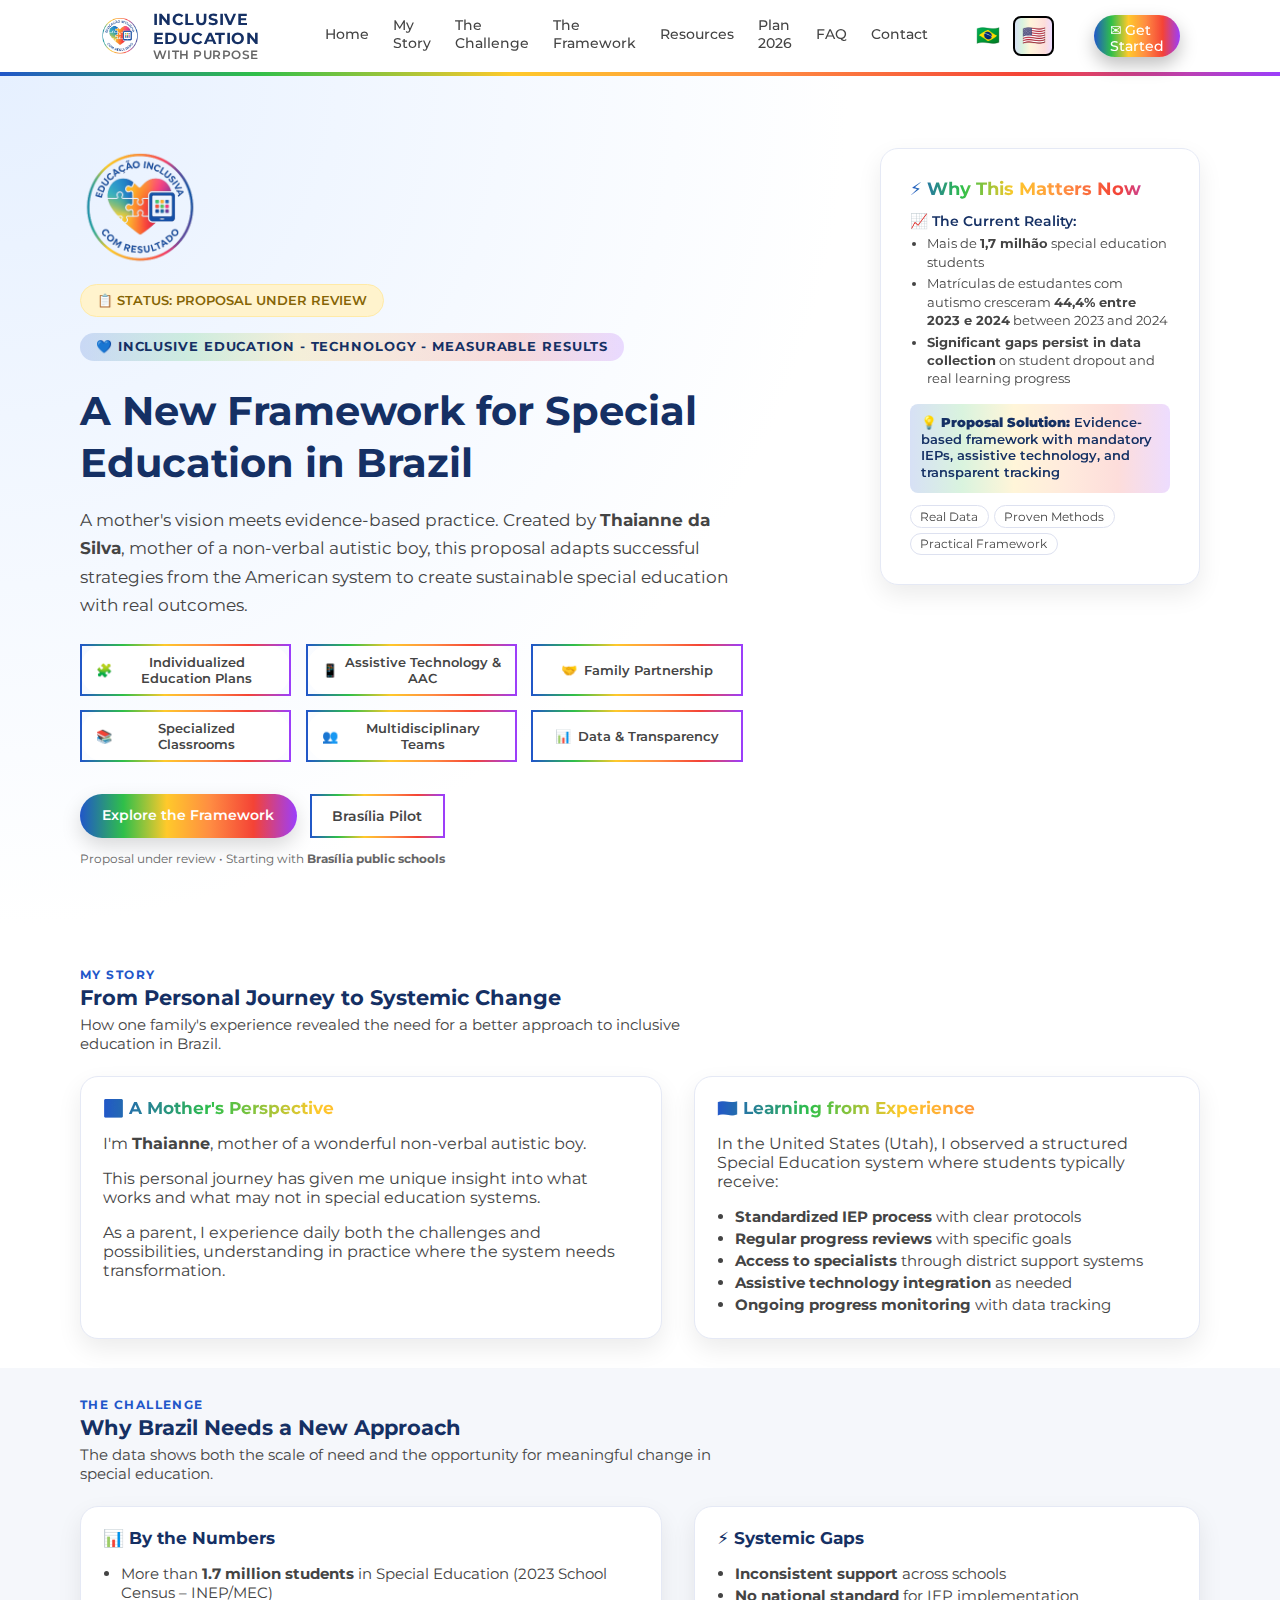
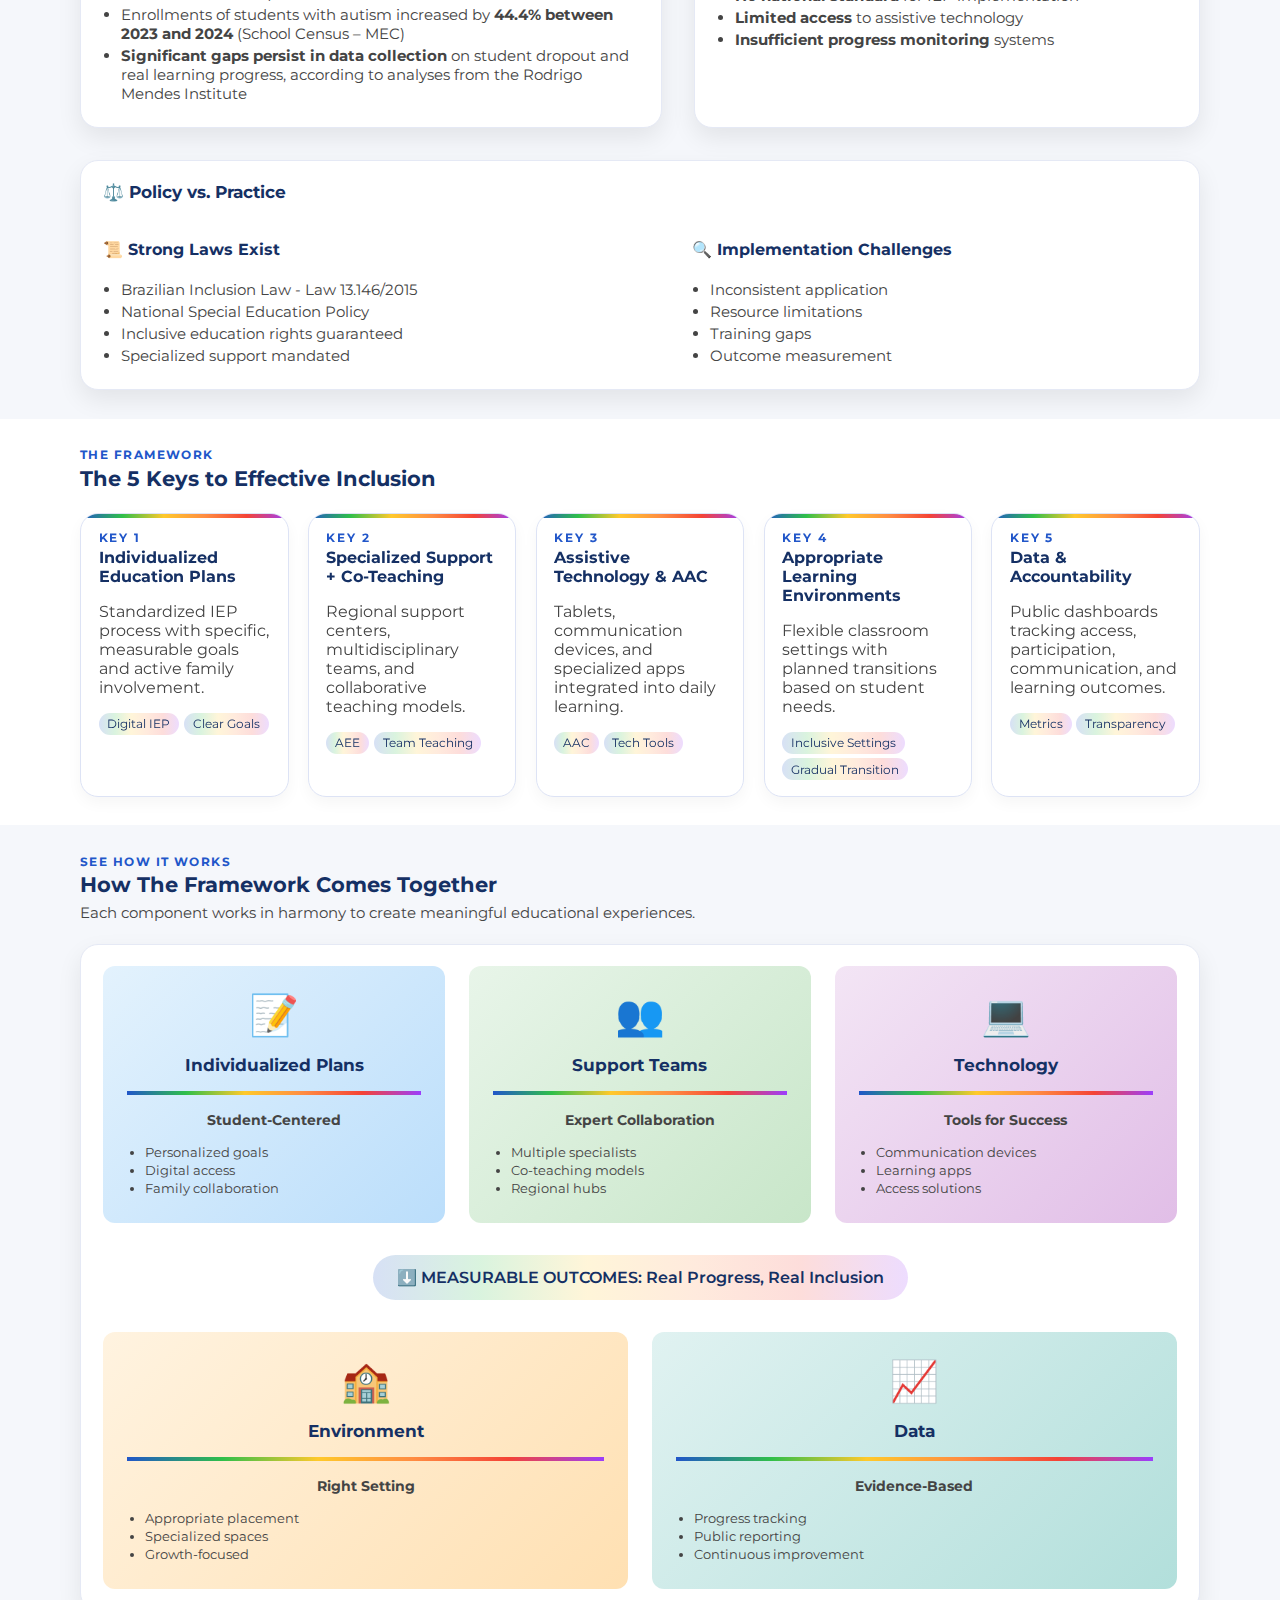
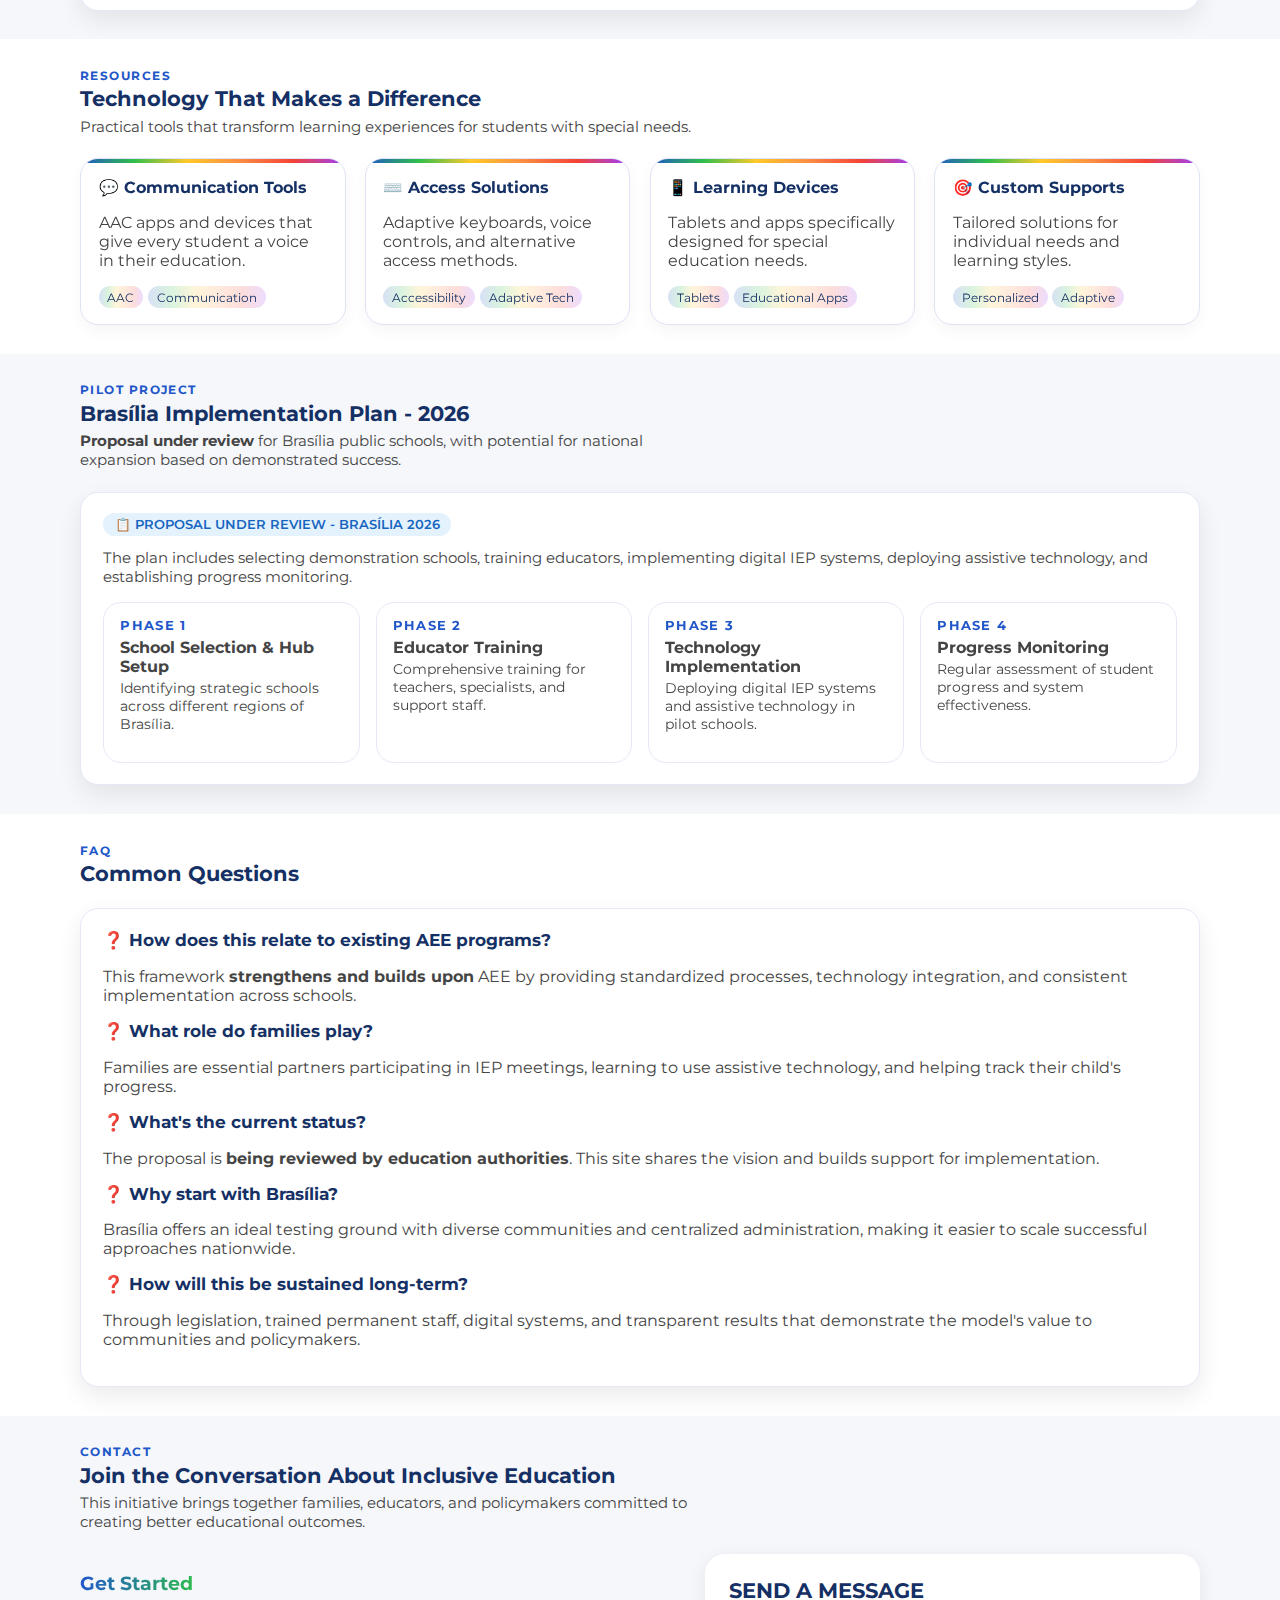
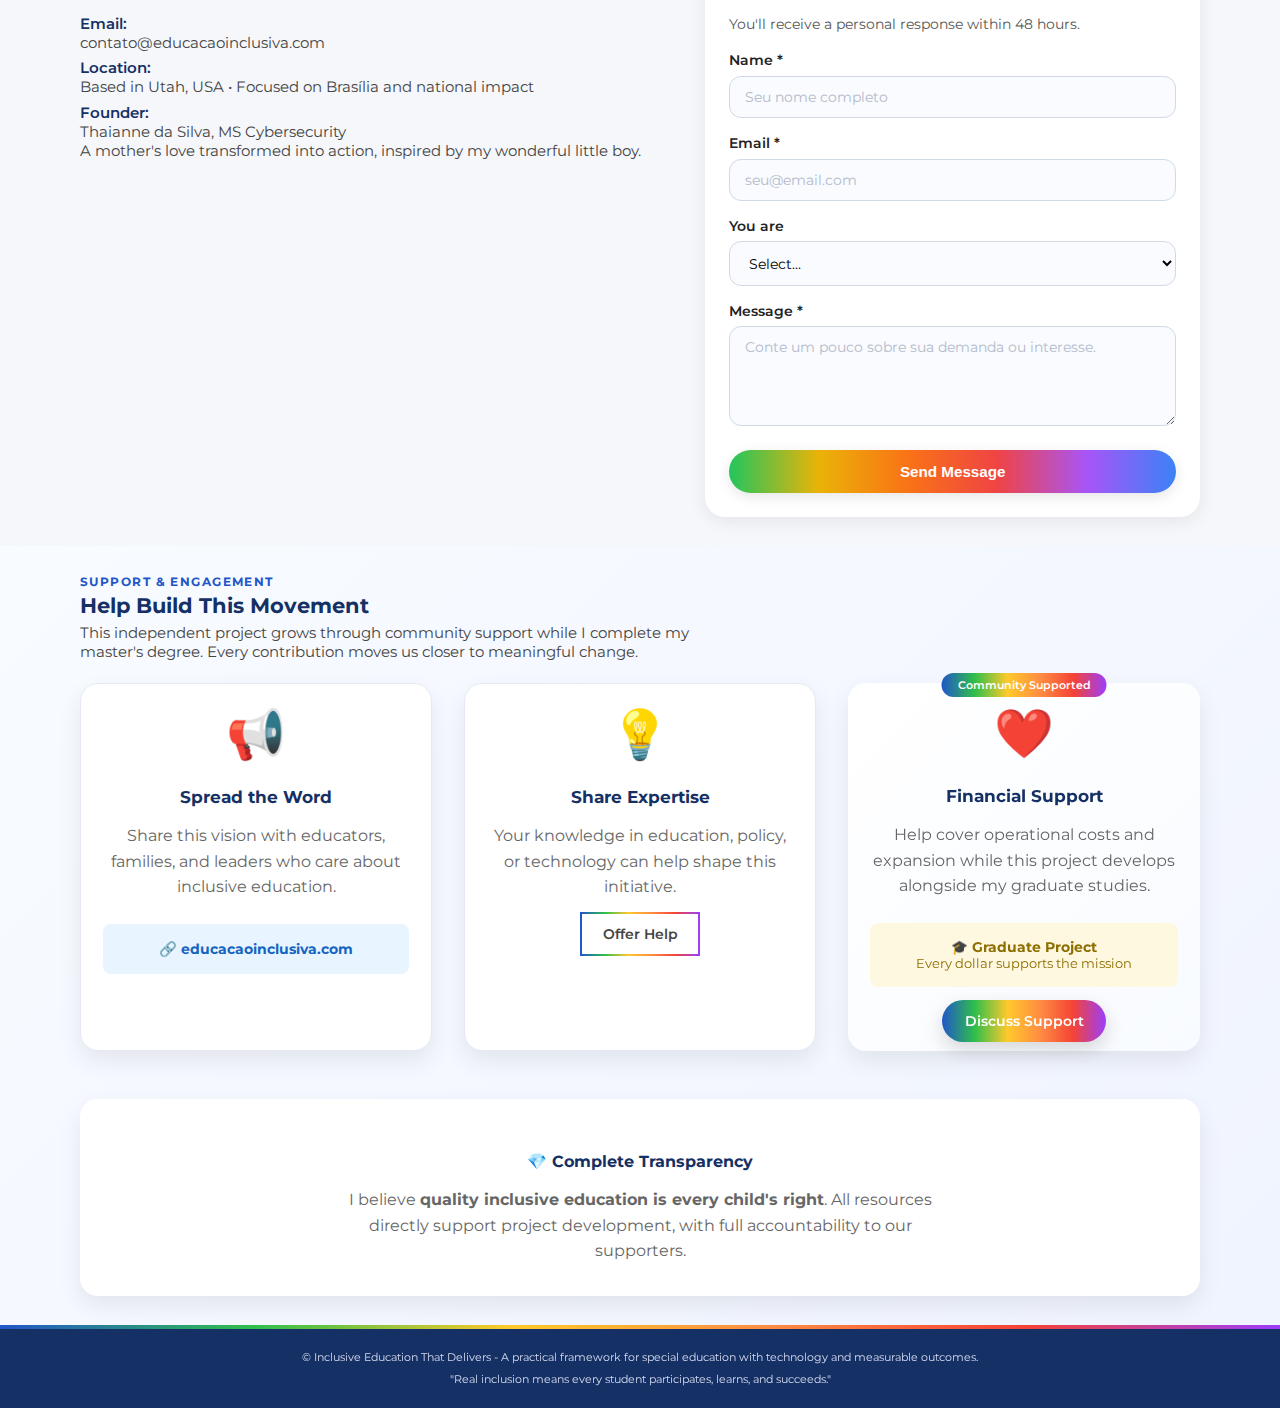
<file: index.html>
<!DOCTYPE html>
<html lang="pt-BR">
<head>
  <meta charset="UTF-8" />
  <title>Educação Inclusiva com Resultado</title>
  <meta name="viewport" content="width=device-width, initial-scale=1" />
  <meta name="description" content="Proposta de modelo estruturado para educação especial no Brasil. Projeto piloto no Distrito Federal com foco em PEI, tecnologia assistiva e resultados concretos." />
  
  <!-- Google Analytics -->
  <script async src="https://www.googletagmanager.com/gtag/js?id=G-DH36VE13B4"></script>
  <script>
    window.dataLayer = window.dataLayer || [];
    function gtag(){dataLayer.push(arguments);}
    gtag('js', new Date());
    gtag('config', 'G-DH36VE13B4');
  </script>
  
  <link rel="preconnect" href="https://fonts.googleapis.com" />
  <link rel="preconnect" href="https://fonts.gstatic.com" crossorigin />
  <link href="https://fonts.googleapis.com/css2?family=Montserrat:wght@300;400;600;700&display=swap" rel="stylesheet" />

  <style>
    /* SEU CSS COMPLETO AQUI (mantive igual) */
    :root {
      --cinza-fundo: #f5f7fb;
      --cinza-texto: #444;
      --radius-card: 18px;
      --shadow-card: 0 10px 25px rgba(0,0,0,0.08);
      --azul-escuro: #153064;
      --spectrum: linear-gradient(90deg, #2156c9, #2fbf4a, #ffc92b, #ff8c42, #f44336, #9b3efc);
      --spectrum-soft: linear-gradient(90deg, rgba(33,86,201,0.18), rgba(47,191,74,0.18), rgba(255,201,43,0.18), rgba(255,140,66,0.18), rgba(244,67,54,0.18), rgba(155,62,252,0.18));
      --ease-out: cubic-bezier(0.25, 0.46, 0.45, 0.94);
      --ease-in-out: cubic-bezier(0.42, 0, 0.58, 1);
    }
    
    * {
      box-sizing: border-box;
      scroll-behavior: smooth;
    }
    
    body {
      margin: 0;
      font-family: "Montserrat", system-ui, -apple-system, BlinkMacSystemFont, sans-serif;
      color: var(--cinza-texto);
      background: white;
    }
    
    a {
      color: inherit;
      text-decoration: none;
    }
    
    img {
      max-width: 100%;
      display: block;
    }
    
    /* NAVBAR */
    .navbar {
      position: sticky;
      top: 0;
      z-index: 1000;
      background: rgba(255,255,255,0.96);
      backdrop-filter: blur(10px);
      border-bottom: 4px solid transparent;
      background-clip: padding-box;
      border-image: var(--spectrum) 1;
    }
    
    .navbar-inner {
      max-width: 1120px;
      margin: 0 auto;
      padding: 0.6rem 1.25rem;
      display: flex;
      align-items: center;
      justify-content: space-between;
      gap: 1rem;
    }
    
    .brand-name {
      font-weight: 700;
      font-size: 1.05rem;
      color: var(--azul-escuro);
      letter-spacing: 0.03em;
      text-transform: uppercase;
    }
    
    .nav-links {
      display: flex;
      align-items: center;
      gap: 1.5rem;
      font-size: 0.9rem;
      font-weight: 500;
    }
    
    .nav-links a {
      position: relative;
      padding-bottom: 0.2rem;
    }
    
    .nav-links a::after {
      content: "";
      position: absolute;
      left: 0;
      bottom: 0;
      width: 0;
      height: 2px;
      background: var(--spectrum);
      transition: width 0.2s ease;
    }
    
    .nav-links a:hover::after {
      width: 100%;
    }
    
    .nav-cta {
      padding: 0.45rem 1rem;
      border-radius: 999px;
      background: var(--spectrum);
      color: #fff;
      font-size: 0.85rem;
      display: inline-flex;
      align-items: center;
      gap: 0.4rem;
      box-shadow: 0 8px 18px rgba(0,0,0,0.25);
    }
    
    .nav-toggle {
      display: none;
      background: none;
      border: none;
      font-size: 1.4rem;
    }
    
    @media (max-width: 720px) {
      .nav-links {
        position: absolute;
        inset: 100% 0 auto 0;
        background: white;
        padding: 0.75rem 1.25rem 1rem;
        flex-direction: column;
        align-items: flex-start;
        border-bottom: 1px solid #e2e6f0;
        display: none;
      }
      .nav-links.open {
        display: flex;
      }
      .nav-toggle {
        display: block;
      }
    }
    
    /* HERO - LAYOUT COMPACTO */
    .hero {
      background: radial-gradient(circle at top left, #e6f0ff 0, #ffffff 55%);
      padding: 3rem 1.5rem 3rem; /* MUDOU: mais padding */
      min-height: 80vh; /* NOVO: altura mínima */
      display: flex; /* NOVO */
      align-items: center; /* NOVO */
    }
    
    .hero-inner {
      max-width: 1120px;
      margin: 0 auto;
      display: grid;
      grid-template-columns: 1.35fr 0.85fr; /* MUDOU: proporção */
      align-items: start;
      gap: 2.5rem; /* MUDOU: gap maior */
      width: 100%;
    }
    
    .hero-content {
      display: flex;
      flex-direction: column;
      gap: 2rem; /* MUDOU: gap maior */
      padding: 1.5rem 0; /* NOVO: padding vertical */
    }
   
    .hero-logo-block {
      text-align: left;
    }
    
    .hero-logo {
      max-width: 120px;
      margin: 0 0 1rem 0;
    }
    
    .hero-badge {
      display: inline-flex;
      align-items: center;
      gap: 0.4rem;
      padding: 0.4rem 1rem;
      border-radius: 999px;
      background: var(--spectrum-soft);
      color: var(--azul-escuro);
      font-size: 0.8rem;
      font-weight: 700;
      text-transform: uppercase;
      letter-spacing: 0.07em;
      margin-bottom: 1rem;
    }
    
    .hero-title {
      font-size: clamp(1.8rem, 4vw, 2.5rem); /* MUDOU: maior */
      font-weight: 700;
      color: var(--azul-escuro);
      margin: 0.5rem 0 1rem 0; /* MUDOU: margem maior embaixo */
      line-height: 1.3; /* MUDOU: mais espaçamento entre linhas */
    }
    
    .hero-sub {
      font-size: 1.05rem; /* MUDOU: texto maior */
      color: #444; /* Era #555 - mais escuro */
      line-height: 1.7; /* MUDOU: mais espaçamento */
      margin-bottom: 1.5rem;
    }
    
    .hero-grid {
      display: grid;
      grid-template-columns: repeat(auto-fit, minmax(160px, 1fr));
      gap: 0.9rem; /* MUDOU: mais espaço entre chips */
      margin-bottom: 2rem; /* MUDOU: margem maior */
    }
    
    .hero-chip {
      background: #ffffff;
      border-radius: 999px;
      padding: 0.5rem 0.9rem;
      font-size: 0.82rem;
      display: inline-flex;
      align-items: center;
      justify-content: center;
      gap: 0.4rem;
      border: 2px solid transparent;
      border-image: var(--spectrum) 1;
      font-weight: 600;
      text-align: center;
      min-height: 42px;
    }
    
    .hero-actions {
      display: flex;
      flex-wrap: wrap;
      gap: 0.8rem;
      justify-content: flex-start;
    }
    
    .btn-primary {
      padding: 0.75rem 1.4rem;
      border-radius: 999px;
      border: none;
      background: var(--spectrum);
      color: #fff;
      font-weight: 600;
      font-size: 0.9rem;
      cursor: pointer;
      box-shadow: 0 8px 20px rgba(0,0,0,0.15);
      transition: transform 0.2s, box-shadow 0.2s;
    }
    
    .btn-primary:hover {
      transform: translateY(-2px);
      box-shadow: 0 12px 25px rgba(0,0,0,0.2);
    }
    
    .btn-secondary {
      padding: 0.75rem 1.3rem;
      border-radius: 999px;
      border: 2px solid transparent;
      border-image: var(--spectrum) 1;
      background: #fff;
      font-weight: 600;
      font-size: 0.85rem;
      cursor: pointer;
      transition: transform 0.2s;
    }
    
    .btn-secondary:hover {
      transform: translateY(-2px);
    }
    
    .hero-note {
      font-size: 0.75rem;
      color: #666;
      margin-top: 0.8rem;
    }
    
    .hero-urgent-card {
      background: #fff;
      border-radius: var(--radius-card);
      padding: 1.8rem; /* MUDOU: mais padding */
      box-shadow: var(--shadow-card);
      border: 1px solid #e5e9f5;
      height: fit-content;
      max-width: 320px;
      margin-left: auto;
      margin-top: 1.5rem; /* NOVO: empurra para baixo */
      position: sticky; /* NOVO: fixa no scroll */
      top: 100px; /* NOVO: posição fixa */
    }
    
    .hero-urgent-card h3 {
      margin: 0 0 0.8rem 0;
      font-size: 1.1rem;
      font-weight: 700;
      background: var(--spectrum);
      -webkit-background-clip: text;
      color: transparent;
    }
    
    .urgent-section {
      margin-bottom: 1rem;
    }
    
    .urgent-section h4 {
      color: var(--azul-escuro);
      margin: 0.5rem 0 0.3rem;
      font-size: 0.9rem;
      font-weight: 600;
    }
    
    .urgent-section ul {
      font-size: 0.82rem;
      margin: 0.2rem 0 0.5rem;
      padding-left: 1.1rem;
      line-height: 1.4;
    }
    
    .urgent-section li {
      margin-bottom: 0.2rem;
    }
    
    .solution-box {
      background: var(--spectrum-soft);
      padding: 0.7rem;
      border-radius: 8px;
      margin: 0.8rem 0;
    }
    
    .solution-box p {
      margin: 0;
      font-size: 0.8rem;
      font-weight: 600;
      color: var(--azul-escuro);
      line-height: 1.3;
    }
    
    .chip-list {
      display: flex;
      flex-wrap: wrap;
      gap: 0.3rem;
      margin-top: 0.5rem;
    }
    
    .chip {
      padding: 0.2rem 0.6rem;
      border-radius: 999px;
      font-size: 0.72rem;
      border: 1px solid #dde1f0;
      background: #fff;
    }
    
    @media (max-width: 880px) {
      .hero {
        padding: 2rem 1.5rem; /* MUDOU: padding mobile */
        min-height: auto; /* NOVO: remove altura mínima no mobile */
      }
      
      .hero-inner {
        grid-template-columns: 1fr;
        gap: 2rem; /* MUDOU: gap maior no mobile */
      }
      
      .hero-urgent-card {
        max-width: 100%;
        margin-left: 0;
        margin-top: 2rem; /* NOVO: remove margem top no mobile */
        position: static; /* NOVO: remove sticky no mobile */
      }
      
      .hero-logo-block {
        text-align: center;
      }
      
      .hero-actions {
        justify-content: center;
      }
    }
    
    /* SEÇÕES GENÉRICAS */
    .section {
      padding: 1.8rem 1.5rem;
      background: #fff;
    }
    
    .section:nth-of-type(even) {
      background: var(--cinza-fundo);
    }
    
    .section-inner {
      max-width: 1120px;
      margin: 0 auto;
    }
    
    .section-header {
      margin-bottom: 1.4rem;
    }
    
    .section-kicker {
      text-transform: uppercase;
      font-size: 0.75rem;
      letter-spacing: 0.12em;
      font-weight: 700;
      color: #2156c9;
      margin-bottom: 0.2rem;
    }
    
    .section-title {
      font-size: 1.3rem;
      font-weight: 700;
      color: var(--azul-escuro);
      margin: 0;
    }
    
    .section-sub {
      margin-top: 0.35rem;
      font-size: 0.95rem;
      max-width: 640px;
    }
    
    .two-cols {
      display: grid;
      grid-template-columns: minmax(0, 1.15fr) minmax(0, 1fr);
      gap: 2rem;
    }
    
    @media (max-width: 880px) {
      .two-cols {
        grid-template-columns: minmax(0,1fr);
      }
    }
    
    .card {
      background: #fff;
      border-radius: var(--radius-card);
      padding: 1.3rem 1.4rem;
      box-shadow: var(--shadow-card);
      border: 1px solid #e5e9f5;
      transition: all 0.4s var(--ease-out);
    }
    
    .card:hover {
      transform: translateY(-5px);
      box-shadow: 0 20px 40px rgba(0,0,0,0.15);
    }
    
    .card h3 {
      margin-top: 0;
      color: var(--azul-escuro);
      font-size: 1.05rem;
    }
    
    ul {
      padding-left: 1.1rem;
      margin: 0.4rem 0 0.2rem;
      font-size: 0.95rem;
    }
    
    li + li {
      margin-top: 0.18rem;
    }
    
    /* PILARES */
    .pillar-grid {
      display: grid;
      grid-template-columns: repeat(auto-fit, minmax(190px, 1fr));
      gap: 1.2rem;
    }
    
    .pillar-item {
      background: #fff;
      border-radius: var(--radius-card);
      padding: 1rem 1.1rem;
      border: 1px solid #dde3f5;
      box-shadow: 0 6px 15px rgba(0,0,0,0.04);
      position: relative;
      overflow: hidden;
      transition: transform 0.3s var(--ease-out);
    }
    
    .pillar-item:hover {
      transform: translateY(-3px);
    }
    
    .pillar-item::before {
      content: "";
      position: absolute;
      top: 0;
      left: 0;
      right: 0;
      height: 4px;
      background: var(--spectrum);
    }
    
    .pillar-number {
      font-size: 0.78rem;
      font-weight: 700;
      text-transform: uppercase;
      letter-spacing: 0.15em;
      color: #2156c9;
      margin-bottom: 0.2rem;
    }
    
    .pillar-item h3 {
      font-size: 0.98rem;
      margin-top: 0.2rem;
      margin-bottom: 0.3rem;
      color: var(--azul-escuro);
    }
    
    .tag-row {
      display: flex;
      flex-wrap: wrap;
      gap: 0.3rem;
      margin-top: 0.4rem;
      font-size: 0.78rem;
    }
    
    .tag {
      padding: 0.2rem 0.55rem;
      border-radius: 999px;
      background: var(--spectrum-soft);
      color: var(--azul-escuro);
    }
    
    /* CONTATO */
    .contact-grid {
      display: grid;
      grid-template-columns: minmax(0,1.2fr) minmax(0,1fr);
      gap: 2rem;
    }
    
    @media (max-width: 880px) {
      .contact-grid {
        grid-template-columns: minmax(0,1fr);
      }
    }
    
    .contact-list {
      list-style: none;
      padding: 0;
      margin: 0.4rem 0 0;
      font-size: 0.95rem;
    }
    
    .contact-list li + li {
      margin-top: 0.4rem;
    }
    
    .contact-label {
      font-weight: 600;
      color: var(--azul-escuro);
    }
    
    /* FORMULÁRIO */
    .form-card {
      background: #ffffff;
      padding: 1.5rem;
      border-radius: 20px;
      box-shadow: 0 4px 18px rgba(0,0,0,0.08);
    }
    
    .form-card h3 {
      font-size: 1.3rem;
      font-weight: 700;
      margin-bottom: 0.3rem;
      color: var(--azul-escuro);
    }
    
    .form-note {
      font-size: 0.85rem;
      color: #555;
      margin-bottom: 1.2rem;
    }
    
    .form-row {
      margin-bottom: 1rem;
      display: flex;
      flex-direction: column;
    }
    
    .form-row label {
      font-weight: 600;
      margin-bottom: 0.4rem;
      color: #222;
      font-size: 0.9rem;
    }
    
    .form-row input,
    .form-row textarea,
    .form-row select {
      width: 100%;
      padding: 0.7rem 0.9rem;
      border: 1px solid #d1d9e6;
      border-radius: 12px;
      font-size: 0.9rem;
      background: #f9fbff;
      transition: 0.2s;
      font-family: inherit;
    }
    
    .form-row input::placeholder,
    .form-row textarea::placeholder {
      color: #b3baca;
    }
    
    .form-row input:focus,
    .form-row textarea:focus,
    .form-row select:focus {
      outline: none;
      border-color: #6a92ff;
      background: #fff;
      box-shadow: 0 0 0 3px rgba(106,146,255,0.15);
    }
    
    textarea {
      min-height: 100px;
      resize: vertical;
    }
    
    .form-card .btn-primary {
      margin-top: 0.5rem;
      padding: 0.8rem 1.5rem;
      border-radius: 40px;
      font-size: 0.95rem;
      font-weight: 700;
      border: none;
      cursor: pointer;
      color: #fff;
      background: linear-gradient(90deg, #22c55e, #eab308, #f97316, #ef4444, #a855f7, #3b82f6);
      box-shadow: 0 4px 14px rgba(0,0,0,0.1);
      transition: transform 0.2s, box-shadow 0.2s;
      width: 100%;
    }
    
    .form-card .btn-primary:hover {
      transform: translateY(-2px);
      box-shadow: 0 6px 18px rgba(0,0,0,0.15);
    }
    
    /* FOOTER */
    .footer {
      background: var(--azul-escuro);
      color: #e8ecff;
      padding: 1.3rem 1.5rem 1.4rem;
      font-size: 0.82rem;
      border-top: 4px solid transparent;
      border-image: var(--spectrum) 1;
    }
    
    .footer-inner {
      max-width: 1120px;
      margin: 0 auto;
      display: flex;
      flex-direction: column; /* MUDANÇA: coluna em vez de linha */
      gap: 0.5rem; /* MUDANÇA: gap menor entre as linhas */
      align-items: center;
      text-align: center; /* MUDANÇA: texto centralizado */
    }
    
    .footer small {
      opacity: 0.9;
      display: block; /* MUDANÇA: garante que cada small seja um bloco */
    }
    
    /* ANIMAÇÕES */
    @keyframes fadeInUp {
      from {
        opacity: 0;
        transform: translateY(30px);
      }
      to {
        opacity: 1;
        transform: translateY(0);
      }
    }
    
    @keyframes spin {
      0% { transform: rotate(0deg); }
      100% { transform: rotate(360deg); }
    }
    
    .spinner {
      width: 16px;
      height: 16px;
      border: 2px solid transparent;
      border-top: 2px solid currentColor;
      border-radius: 50%;
      animation: spin 0.8s linear infinite;
      display: inline-block;
    }
    
    /* Skip link */
    .skip-link {
      position: absolute;
      top: -40px;
      left: 6px;
      background: var(--azul-escuro);
      color: white;
      padding: 8px 12px;
      text-decoration: none;
      border-radius: 4px;
      font-weight: 600;
      z-index: 10000;
      transition: top 0.3s;
    }
    
    .skip-link:focus {
      top: 6px;
    }

    /* NOVO: Status do Projeto */
    .status-badge {
      display: inline-flex;
      align-items: center;
      gap: 0.5rem;
      padding: 0.5rem 1rem;
      border-radius: 999px;
      background: #fff3cd;
      color: #856404;
      border: 1px solid #ffeaa7;
      font-size: 0.8rem;
      font-weight: 600;
      margin-bottom: 1rem;
    }
        /* Botão Voltar ao Topo */
    .back-to-top {
      position: fixed;
      bottom: 25px;
      right: 25px;
      width: 48px;
      height: 48px;
      background: var(--spectrum);
      color: white;
      border: 2px solid white;
      border-radius: 50%;
      cursor: pointer;
      font-size: 1.1rem;
      font-weight: bold;
      box-shadow: 
        0 4px 15px rgba(0,0,0,0.2),
        0 0 0 3px rgba(33, 86, 201, 0.1);
      transition: all 0.4s var(--ease-out);
      z-index: 1000;
      opacity: 0;
      visibility: hidden;
      transform: scale(0.8) translateY(20px);
      display: flex;
      align-items: center;
      justify-content: center;
    }
    
    .back-to-top.show {
      opacity: 1;
      visibility: visible;
      transform: scale(1) translateY(0);
    }
    
    .back-to-top:hover {
      transform: scale(1.1) translateY(-2px);
      box-shadow: 
        0 6px 20px rgba(0,0,0,0.3),
        0 0 0 4px rgba(33, 86, 201, 0.15);
    }
    
    /* Efeito de pulso sutil */
    .back-to-top.pulse {
      animation: pulse 2s infinite;
    }

    @keyframes pulse {
      0% { box-shadow: 0 4px 15px rgba(0,0,0,0.2), 0 0 0 3px rgba(33, 86, 201, 0.1); }
      50% { box-shadow: 0 4px 15px rgba(0,0,0,0.2), 0 0 0 5px rgba(33, 86, 201, 0.2); }
      100% { box-shadow: 0 4px 15px rgba(0,0,0,0.2), 0 0 0 3px rgba(33, 86, 201, 0.1); }
    }
    /* 🔽 ADICIONE ISSO NO FINAL DO SEU CSS 🔽 */
    
    /* Estilo para os botões de apoio */
    .btn-apoiar {
      background: var(--spectrum);
      color: white;
      padding: 0.8rem 1.5rem;
      border-radius: 999px;
      border: none;
      font-weight: 600;
      cursor: pointer;
      transition: all 0.3s ease;
      text-decoration: none;
      display: inline-block;
    }
    
    .btn-apoiar:hover {
      transform: translateY(-2px);
      box-shadow: 0 8px 20px rgba(0,0,0,0.15);
    }
    
    /* Versão mobile para a seção de apoio */
    @media (max-width: 768px) {
      #apoio .card {
        margin-bottom: 1.5rem;
      }
      
      #apoio .section-sub {
        font-size: 0.95rem;
        text-align: center;
      }
    }
    /* NAVBAR COM LOGO */
    .brand-container {
      display: flex;
      align-items: center;
      gap: 0.8rem;
    }
    
    .navbar-logo {
      width: 40px;
      height: 40px;
      border-radius: 8px;
    }
    
    .brand-name {
      font-weight: 700;
      font-size: 1rem;
      color: var(--azul-escuro);
      line-height: 1.2;
    }
    
    .brand-subtitle {
      font-size: 0.75rem;
      font-weight: 600;
      color: #666;
      display: block;
    }
    
    @media (max-width: 720px) {
      .brand-name {
        font-size: 0.9rem;
      }
      
      .brand-subtitle {
        font-size: 0.7rem;
      }
      
      .navbar-logo {
        width: 35px;
        height: 35px;
      }
    }
      /* SELETOR DE IDIOMA */
    .language-switcher {
      display: flex;
      gap: 0.3rem;
      margin: 0 1rem;
    }
    
    .lang-btn {
      background: none;
      border: 2px solid transparent;
      border-radius: 8px;
      padding: 0.4rem;
      cursor: pointer;
      font-size: 1.2rem;
      transition: all 0.3s ease;
      display: flex;
      align-items: center;
      justify-content: center;
    }
    
    .lang-btn:hover {
      transform: scale(1.1);
      border-color: #e5e9f5;
    }
    
    .lang-btn.active {
      border-color: var(--spectrum);
      background: var(--spectrum-soft);
    }
    
      /* Mobile */
    @media (max-width: 720px) {
      .language-switcher {
        margin: 0.5rem 0;
        justify-content: center;
      }
    }
    /* BOTÃO FECHAR MENU MOBILE */
    .nav-close {
      display: none;
      position: absolute;
      top: 15px;
      right: 15px;
      background: none;
      border: none;
      font-size: 2rem;
      color: var(--azul-escuro);
      cursor: pointer;
      z-index: 1001;
      width: 40px;
      height: 40px;
      border-radius: 50%;
      align-items: center;
      justify-content: center;
      transition: all 0.3s ease;
    }
    
  </style>
</head>
    <!-- Botão Voltar ao Topo -->
  <button class="back-to-top" onclick="scrollToTop()" aria-label="Voltar ao topo">
    ↑
  </button>
<body>
  <!-- Skip Link para Acessibilidade -->
  <a href="#main" class="skip-link">Pular para conteúdo principal</a>
  
  <!-- NAVBAR COM LOGO E BANDEIRAS -->
  <header class="navbar">
    <div class="navbar-inner">
      <!-- Logo + Nome -->
      <div class="brand-container">
        <img src="heart-puzzle.png" 
             alt="Educação Inclusiva com Resultado" 
             class="navbar-logo"
             width="40" 
             height="40">
        <div class="brand-name">
          <span data-i18n="nav.brand.line1">Educação Inclusiva</span><br>
          <span class="brand-subtitle" data-i18n="nav.brand.line2">com Resultado</span>
        </div>
      </div>
  
      <button class="nav-toggle" aria-label="Abrir menu" onclick="toggleMenu()">☰</button>
      
      <nav class="nav-links" id="navLinks">
        <!-- BOTÃO FECHAR - COLE AQUI -->
        <button class="nav-close" onclick="toggleMenu()" aria-label="Fechar menu">×</button>
        <a href="#inicio" data-i18n="nav.inicio">Início</a>
        <a href="#sobre" data-i18n="nav.sobre">Minha História</a>
        <a href="#dados" data-i18n="nav.dados">Dados & Urgência</a>
        <a href="#pilares" data-i18n="nav.pilares">Pilares</a>
        <a href="#tecnologia" data-i18n="nav.tecnologia">Tecnologia</a>
        <a href="#piloto" data-i18n="nav.piloto">Piloto DF 2026</a>
        <a href="#faq" data-i18n="nav.faq">FAQ</a>
        <a href="#contato" data-i18n="nav.contato">Contato</a>
        
        <!-- Seletor de Idioma -->
        <div class="language-switcher">
          <button class="lang-btn active" data-lang="pt" aria-label="Português">
            🇧🇷
          </button>
          <button class="lang-btn" data-lang="en" aria-label="English">
            🇺🇸
          </button>
        </div>
        
        <a class="nav-cta" href="mailto:contato@educacaoinclusiva.com" data-i18n="nav.faleconosco">✉ Fale Conosco</a>
      </nav>
    </div>
  </header>

  <!-- HERO - COM TRADUÇÃO -->
  <main id="main" class="hero">
    <div class="hero-inner">
      <div class="hero-content">
        <div class="hero-logo-block">
          <img src="heart-puzzle.png" 
               alt="Educação Inclusiva com Resultado" 
               class="hero-logo"
               width="120" 
               height="120">
  
          <!-- STATUS com tradução -->
          <div class="status-badge" data-i18n="hero.status">
            📋 STATUS: PROPOSTA EM ANÁLISE
          </div>
  
          <div class="hero-badge" data-i18n="hero.badge">
            💙 EDUCAÇÃO INCLUSIVA - TECNOLOGIA - RESULTADO
          </div>
  
          <h1 class="hero-title" data-i18n="hero.title">
            Proposta de Modelo Estruturado para Educação Inclusiva no Brasil
          </h1>
  
          <div class="hero-sub">
            <p data-i18n="hero.subtitle">
              Proposta idealizada por <strong>Thaianne da Silva</strong>, mãe de um menino autista não verbal. 
              Baseada na vivência do sistema americano e adaptada à realidade brasileira, esta proposta 
              busca implementar um modelo sustentável de educação especial com foco em resultados mensuráveis.
            </p>
          </div>
  
          <div class="hero-grid">
            <div class="hero-chip"><span>🧩</span><span data-i18n="hero.chip1">PEI Obrigatório e Vivo</span></div>
            <div class="hero-chip"><span>📱</span><span data-i18n="hero.chip2">Tecnologia Assistiva e AAC</span></div>
            <div class="hero-chip"><span>🤝</span><span data-i18n="hero.chip3">Família como Parceira</span></div>
            <div class="hero-chip"><span>📚</span><span data-i18n="hero.chip4">Salas de Educação Especial</span></div>
            <div class="hero-chip"><span>👥</span><span data-i18n="hero.chip5">Equipes multiprofissionais</span></div>
            <div class="hero-chip"><span>📊</span><span data-i18n="hero.chip6">Dados, Transparência e Resultado</span></div>
          </div>
  
          <div class="hero-actions">
            <a class="btn-primary" href="#dados" data-i18n="hero.verproposta">
              Ver Proposta Completa
            </a>
            <a class="btn-secondary" href="#piloto" data-i18n="hero.piloto">
              Piloto DF 2026
            </a>
          </div>
  
          <div class="hero-note" data-i18n="hero.nota">
            Proposta em análise pelos órgãos competentes • Foco inicial no <strong>Distrito Federal</strong>
          </div>
        </div>
      </div>
  
      <!-- CARD DE URGÊNCIA COM TRADUÇÃO -->
      <div class="hero-urgent-card">
        <h3 data-i18n="urgencia.title">⚡ Por que a Urgência?</h3>
        
        <div class="urgent-section">
          <h4 data-i18n="urgencia.cenario">📈 Cenário Atual:</h4>
          <ul>
            <li>Mais de <strong>1,7 milhão</strong> <span data-i18n="urgencia.dado1"> de matrículas na Educação Especial (Censo Escolar 2023 – INEP/MEC)</span></li>
            <li>Matrículas de estudantes com autismo cresceram <strong>44,4% entre 2023 e 2024</strong> <span data-i18n="urgencia.dado2"> (Censo Escolar – MEC)</span></li>
            <li data-i18n="urgencia.dado3">Persistem <strong>falhas na coleta de dados sobre evasão e progresso real,</strong> segundo análises do Instituto Rodrigo Mendes</li>
          </ul>
        </div>
      
        <div class="solution-box">
          <p data-i18n="urgencia.solucao">
            💡 <strong>Proposta de Solução:</strong> Modelo baseado em evidências com PEI obrigatório, 
            tecnologia assistiva e dados transparentes
          </p>
        </div>
      
        <div class="chip-list">
          <span class="chip" data-i18n="urgencia.chip1">Dados Reais</span>
          <span class="chip" data-i18n="urgencia.chip2">Evidências</span>
          <span class="chip" data-i18n="urgencia.chip3">Solução Prática</span>
        </div>
      </div>
    </div>
  </main>

  <!-- MINHA HISTÓRIA COM TRADUÇÃO -->
  <section id="sobre" class="section">
    <div class="section-inner">
      <div class="section-header">
        <div class="section-kicker" data-i18n="sobre.kicker">Minha História</div>
        <h2 class="section-title" data-i18n="sobre.title">Da Vivência Pessoal à Proposta de Política Pública</h2>
        <p class="section-sub" data-i18n="sobre.subtitle">
          A trajetória que transformou minha experiência como mãe em uma proposta concreta para 
          a educação inclusiva brasileira.
        </p>
      </div>
  
      <div class="two-cols">
        <div class="card">
          <h3 style="background:var(--spectrum);-webkit-background-clip:text;color:transparent;" data-i18n="sobre.card1.title">
            👨‍👩‍👦 Minha Jornada como Mãe
          </h3>
          <p data-i18n="sobre.card1.p1">Meu nome é <strong>Thaianne</strong>, sou mãe de um menino autista não verbal.</p>
          
          <p data-i18n="sobre.card1.p2">Esta experiência transformou minha trajetória pessoal e ampliou minha visão sobre 
          educação, inclusão e políticas públicas de forma profunda e irreversível.</p>
  
          <p data-i18n="sobre.card1.p3">Como mãe, vivencio diariamente os desafios e as possibilidades da educação especial, 
          entendendo na prática o que funciona e onde estão as maiores lacunas.</p>
        </div>
  
        <div class="card">
          <h3 style="background:var(--spectrum);-webkit-background-clip:text;color:transparent;" data-i18n="sobre.card2.title">
            🇺🇸 Experiência Internacional Atual
          </h3>
          <p data-i18n="sobre.card2.p1">Nos Estados Unidos (Utah), acompanhei de perto um sistema de Educação Especial estruturado, 
          onde o IEP (Individualized Education Program) é:</p>
          
          <ul>
            <li data-i18n="sobre.card2.li1"><strong>Obrigatório e padronizado</strong> em toda a rede</li>
            <li data-i18n="sobre.card2.li2"><strong>Revisado anualmente</strong> com metas mensuráveis</li>
            <li data-i18n="sobre.card2.li3">Apoiado por <strong>equipes multiprofissionais atuando dentro da escola</strong></li>
            <li data-i18n="sobre.card2.li4">Com <strong>tecnologia assistiva integrada ao currículo</strong></li>
            <li data-i18n="sobre.card2.li5">E <strong>monitoramento real do progresso</strong> dos estudantes</li>
          </ul>
        </div>
      </div>
    </div>
  </section>
  
  <!-- DADOS & URGÊNCIA COM TRADUÇÃO -->
  <section id="dados" class="section">
    <div class="section-inner">
      <div class="section-header">
        <div class="section-kicker" data-i18n="dados.kicker">Dados & Urgência</div>
        <h2 class="section-title" data-i18n="dados.title">O Cenário que Exige Ação Imediata</h2>
        <p class="section-sub" data-i18n="dados.subtitle">
          Dados concretos mostram a dimensão do desafio e a necessidade urgente de um modelo 
          estruturado para a educação inclusiva no Brasil.
        </p>
      </div>
  
      <div class="two-cols">
        <div class="card">
          <h3 data-i18n="dados.card1.title">📊 Dados do Censo Escolar</h3>
          <ul>
            <li data-i18n="dados.card1.li1">Mais de<strong> 1,7 milhão</strong> de matrículas na educação especial(Censo Escolar 2023 - INEP/MEC)</li>
            <li data-i18n="dados.card1.li2">Matrículas de estudantes com autismo cresceram<strong> 44,4% entre 2023 e 2024</strong> (Censo Escolar - MEC)</li>
            <li data-i18n="dados.card1.li3">Persistem <strong> falhas na coleta de dados sobre evasão e progresso real, </strong> segundo análises do Instituto Rodrigo Mendes</li>
          </ul>
        </div>
  
        <div class="card">
          <h3 data-i18n="dados.card2.title">⚡ Problemas Identificados</h3>
          <ul>
            <li data-i18n="dados.card2.li1"><strong>Falta de estrutura</strong> e profissionais especializados</li>
            <li data-i18n="dados.card2.li2"><strong>Ausência de padrão nacional</strong> para PEI</li>
            <li data-i18n="dados.card2.li3"><strong>Baixa oferta de tecnologia assistiva</strong> nas escolas públicas</li>
            <li data-i18n="dados.card2.li4"><strong>Acompanhamento contínuo insuficiente</strong> do progresso</li>
          </ul>
        </div>
      </div>
  
      <div class="card" style="margin-top: 2rem;">
        <h3 data-i18n="dados.marco.title">⚖️ Marco Legal vs. Realidade</h3>
        <div class="two-cols">
          <div>
            <h4 style="color: var(--azul-escuro);" data-i18n="dados.marco.legislacao">📜 Legislação Existente</h4>
            <ul>
              <li data-i18n="dados.marco.li1">Lei Brasileira de Inclusão (LBI) - Lei 13.146/2015</li>
              <li data-i18n="dados.marco.li2">Política Nacional de Educação Especial (PNEE)</li>
              <li data-i18n="dados.marco.li3">Direito à educação inclusiva garantido</li>
              <li data-i18n="dados.marco.li4">Obrigatoriedade do atendimento especializado</li>
            </ul>
          </div>
          <div>
            <h4 style="color: var(--azul-escuro);" data-i18n="dados.marco.lacunas">🔍 Lacunas na Implementação</h4>
            <ul>
              <li data-i18n="dados.marco.li5">Falta de padronização nacional</li>
              <li data-i18n="dados.marco.li6">Recursos insuficientes</li>
              <li data-i18n="dados.marco.li7">Capacitação descontínua</li>
              <li data-i18n="dados.marco.li8">Monitoramento ineficaz</li>
            </ul>
          </div>
        </div>
      </div>
    </div>
  </section>
  
  <!-- PILARES COM TRADUÇÃO -->
  <section id="pilares" class="section">
    <div class="section-inner">
      <div class="section-header">
        <div class="section-kicker" data-i18n="pilares.kicker">Estrutura do Modelo</div>
        <h2 class="section-title" data-i18n="pilares.title">Os 5 pilares da Educação Inclusiva com Resultado</h2>
      </div>
      <div class="pillar-grid">
        <div class="pillar-item">
          <div class="pillar-number" data-i18n="pilares.pilar1.numero">Pilar 1</div>
          <h3 data-i18n="pilares.pilar1.titulo">PEI Obrigatório e Vivo</h3>
          <p data-i18n="pilares.pilar1.descricao">Documento padrão na rede, com metas específicas, mensuráveis e participação ativa da família.</p>
          <div class="tag-row">
            <span class="tag" data-i18n="pilares.pilar1.tag1">PEI Digital</span>
            <span class="tag" data-i18n="pilares.pilar1.tag2">Metas Claras</span>
          </div>
        </div>
        <div class="pillar-item">
          <div class="pillar-number" data-i18n="pilares.pilar2.numero">Pilar 2</div>
          <h3 data-i18n="pilares.pilar2.titulo">AEE + Co-Ensino</h3>
          <p data-i18n="pilares.pilar2.descricao">Centros-polo, equipes multiprofissionais e co-teaching entre professor da sala regular e professor de educação especial.</p>
          <div class="tag-row">
            <span class="tag" data-i18n="pilares.pilar2.tag1">AEE</span>
            <span class="tag" data-i18n="pilares.pilar2.tag2">Co-Teaching</span>
          </div>
        </div>
        <div class="pillar-item">
          <div class="pillar-number" data-i18n="pilares.pilar3.numero">Pilar 3</div>
          <h3 data-i18n="pilares.pilar3.titulo">Tecnologia Assistiva e AAC</h3>
          <p data-i18n="pilares.pilar3.descricao">Tablets, comunicadores, apps e recursos de comunicação alternativa como parte do currículo.</p>
          <div class="tag-row">
            <span class="tag" data-i18n="pilares.pilar3.tag1">AAC</span>
            <span class="tag" data-i18n="pilares.pilar3.tag2">Tablets</span>
          </div>
        </div>
        <div class="pillar-item">
          <div class="pillar-number" data-i18n="pilares.pilar4.numero">Pilar 4</div>
          <h3 data-i18n="pilares.pilar4.titulo">Ambiente menos Restritivo</h3>
          <p data-i18n="pilares.pilar4.descricao">Salas de suporte intenso com transição planejada para sala regular com apoio.</p>
          <div class="tag-row">
            <span class="tag" data-i18n="pilares.pilar4.tag1">Inclusão Real</span>
            <span class="tag" data-i18n="pilares.pilar4.tag2">Transição Segura</span>
          </div>
        </div>
        <div class="pillar-item">
          <div class="pillar-number" data-i18n="pilares.pilar5.numero">Pilar 5</div>
          <h3 data-i18n="pilares.pilar5.titulo">Dados, Transparência e Resultado</h3>
          <p data-i18n="pilares.pilar5.descricao">Painel público de indicadores de acesso, permanência, comunicação e aprendizagem.</p>
          <div class="tag-row">
            <span class="tag" data-i18n="pilares.pilar5.tag1">Indicadores</span>
            <span class="tag" data-i18n="pilares.pilar5.tag2">Política Baseada em Evidências</span>
          </div>
        </div>
      </div>
    </div>
  </section>

  <!-- VISUALIZE O MODELO COM TRADUÇÃO -->
  <section class="section" style="background: var(--cinza-fundo);">
    <div class="section-inner">
      <div class="section-header">
        <div class="section-kicker" data-i18n="visualize.kicker">Visualize o Modelo</div>
        <h2 class="section-title" data-i18n="visualize.title">Como os 5 Pilares se Conectam</h2>
        <p class="section-sub" data-i18n="visualize.subtitle">
          Entenda visualmente como cada componente do modelo trabalha em conjunto para resultados reais.
        </p>
      </div>
  
      <div class="card">
        <!-- Infográfico Simplificado -->
        <div style="display: grid; grid-template-columns: repeat(auto-fit, minmax(250px, 1fr)); gap: 1.5rem;">
  
          <!-- Pilar 1 -->
          <div style="text-align: center; padding: 1.5rem; background: linear-gradient(135deg, #e3f2fd, #bbdefb); border-radius: 12px;">
            <div style="font-size: 2.5rem; margin-bottom: 1rem;">📝</div>
            <h3 style="color: var(--azul-escuro); margin-bottom: 0.5rem;" data-i18n="visualize.pilar1.title">PEI Digital</h3>
            <div style="height: 4px; background: var(--spectrum); margin: 1rem 0;"></div>
            <p style="font-size: 0.9rem; margin-bottom: 1rem;"><strong data-i18n="visualize.pilar1.subtitle">Base de Tudo</strong></p>
            <ul style="text-align: left; font-size: 0.8rem;">
              <li data-i18n="visualize.pilar1.li1">Metas mensuráveis</li>
              <li data-i18n="visualize.pilar1.li2">Acesso em tempo real</li>
              <li data-i18n="visualize.pilar1.li3">Participação familiar</li>
            </ul>
          </div>
  
          <!-- Pilar 2 -->
          <div style="text-align: center; padding: 1.5rem; background: linear-gradient(135deg, #e8f5e9, #c8e6c9); border-radius: 12px;">
            <div style="font-size: 2.5rem; margin-bottom: 1rem;">👥</div>
            <h3 style="color: var(--azul-escuro); margin-bottom: 0.5rem;" data-i18n="visualize.pilar2.title">Equipes + AEE</h3>
            <div style="height: 4px; background: var(--spectrum); margin: 1rem 0;"></div>
            <p style="font-size: 0.9rem; margin-bottom: 1rem;"><strong data-i18n="visualize.pilar2.subtitle">Suporte Humano</strong></p>
            <ul style="text-align: left; font-size: 0.8rem;">
              <li data-i18n="visualize.pilar2.li1">Multiprofissionais</li>
              <li data-i18n="visualize.pilar2.li2">Co-teaching</li>
              <li data-i18n="visualize.pilar2.li3">Centros-polo</li>
            </ul>
          </div>
  
          <!-- Pilar 3 -->
          <div style="text-align: center; padding: 1.5rem; background: linear-gradient(135deg, #f3e5f5, #e1bee7); border-radius: 12px;">
            <div style="font-size: 2.5rem; margin-bottom: 1rem;">💻</div>
            <h3 style="color: var(--azul-escuro); margin-bottom: 0.5rem;" data-i18n="visualize.pilar3.title">Tecnologia</h3>
            <div style="height: 4px; background: var(--spectrum); margin: 1rem 0;"></div>
            <p style="font-size: 0.9rem; margin-bottom: 1rem;"><strong data-i18n="visualize.pilar3.subtitle">Ferramentas</strong></p>
            <ul style="text-align: left; font-size: 0.8rem;">
              <li data-i18n="visualize.pilar3.li1">AAC e tablets</li>
              <li data-i18n="visualize.pilar3.li2">Comunicação</li>
              <li data-i18n="visualize.pilar3.li3">Acesso ao currículo</li>
            </ul>
          </div>
        </div>
  
        <!-- Linha de Conexão Visual -->
        <div style="text-align: center; margin: 2rem 0;">
          <div style="display: inline-flex; align-items: center; gap: 0.5rem; padding: 0.8rem 1.5rem; background: var(--spectrum-soft); border-radius: 999px; font-weight: 600; color: var(--azul-escuro);" data-i18n="visualize.result">
            ⬇️ RESULTADO: Inclusão Real com Dados Mensuráveis
          </div>
        </div>
  
        <div style="display: grid; grid-template-columns: repeat(auto-fit, minmax(250px, 1fr)); gap: 1.5rem;">
  
          <!-- Pilar 4 -->
          <div style="text-align: center; padding: 1.5rem; background: linear-gradient(135deg, #fff3e0, #ffe0b2); border-radius: 12px;">
            <div style="font-size: 2.5rem; margin-bottom: 1rem;">🏫</div>
            <h3 style="color: var(--azul-escuro); margin-bottom: 0.5rem;" data-i18n="visualize.pilar4.title">Ambiente</h3>
            <div style="height: 4px; background: var(--spectrum); margin: 1rem 0;"></div>
            <p style="font-size: 0.9rem; margin-bottom: 1rem;"><strong data-i18n="visualize.pilar4.subtitle">Inclusão Estruturada</strong></p>
            <ul style="text-align: left; font-size: 0.8rem;">
              <li data-i18n="visualize.pilar4.li1">Transição segura</li>
              <li data-i18n="visualize.pilar4.li2">Salas especializadas</li>
              <li data-i18n="visualize.pilar4.li3">Ambiente menos restritivo</li>
            </ul>
          </div>
  
          <!-- Pilar 5 -->
          <div style="text-align: center; padding: 1.5rem; background: linear-gradient(135deg, #e0f2f1, #b2dfdb); border-radius: 12px;">
            <div style="font-size: 2.5rem; margin-bottom: 1rem;">📈</div>
            <h3 style="color: var(--azul-escuro); margin-bottom: 0.5rem;" data-i18n="visualize.pilar5.title">Dados</h3>
            <div style="height: 4px; background: var(--spectrum); margin: 1rem 0;"></div>
            <p style="font-size: 0.9rem; margin-bottom: 1rem;"><strong data-i18n="visualize.pilar5.subtitle">Transparência</strong></p>
            <ul style="text-align: left; font-size: 0.8rem;">
              <li data-i18n="visualize.pilar5.li1">Indicadores públicos</li>
              <li data-i18n="visualize.pilar5.li2">Monitoramento</li>
              <li data-i18n="visualize.pilar5.li3">Evidências</li>
            </ul>
          </div>
  
        </div>
      </div>
    </div>
  </section>
  
  <!-- TECNOLOGIA ASSISTIVA COM TRADUÇÃO -->
  <section id="tecnologia" class="section">
    <div class="section-inner">
      <div class="section-header">
        <div class="section-kicker" data-i18n="tecnologia.kicker">Recursos</div>
        <h2 class="section-title" data-i18n="tecnologia.title">Tecnologia Assistiva na Prática</h2>
        <p class="section-sub" data-i18n="tecnologia.subtitle">
          Ferramentas e recursos que fazem a diferença no dia a dia dos estudantes com necessidades especiais.
        </p>
      </div>  
      <div class="pillar-grid">
        <div class="pillar-item">
          <h3 data-i18n="tecnologia.card1.titulo">💬 Comunicadores AAC</h3>
          <p data-i18n="tecnologia.card1.descricao">Apps como Communicator, Talk Suite e Proloquo2Go para comunicação alternativa e aumentativa.</p>
          <div class="tag-row">
            <span class="tag" data-i18n="tecnologia.card1.tag1">AAC</span>
            <span class="tag" data-i18n="tecnologia.card1.tag2">Comunicação</span>
          </div>
        </div>    
        <div class="pillar-item">
          <h3 data-i18n="tecnologia.card2.titulo">⌨️ Acessibilidade Digital</h3>
          <p data-i18n="tecnologia.card2.descricao">Teclados adaptados, controles por voz, navegação por switch e softwares de acesso alternativo.</p>
          <div class="tag-row">
            <span class="tag" data-i18n="tecnologia.card2.tag1">Acessibilidade</span>
            <span class="tag" data-i18n="tecnologia.card2.tag2">Tecnologia</span>
          </div>
        </div>      
        <div class="pillar-item">
          <h3 data-i18n="tecnologia.card3.titulo">📱 Tablets Educacionais</h3>
          <p data-i18n="tecnologia.card3.descricao">Dispositivos com apps especializados para apoio ao aprendizado e desenvolvimento de habilidades.</p>
          <div class="tag-row">
            <span class="tag" data-i18n="tecnologia.card3.tag1">Tablets</span>
            <span class="tag" data-i18n="tecnologia.card3.tag2">Apps</span>
          </div>
        </div>
        <div class="pillar-item">
          <h3 data-i18n="tecnologia.card4.titulo">🎯 Recursos Personalizados</h3>
          <p data-i18n="tecnologia.card4.descricao">Adaptações específicas para cada necessidade, desde suportes físicos até softwares customizados.</p>
          <div class="tag-row">
            <span class="tag" data-i18n="tecnologia.card4.tag1">Personalização</span>
            <span class="tag" data-i18n="tecnologia.card4.tag2">Adaptações</span>
          </div>
        </div>
      </div>
    </div>
  </section>
  
  <!-- PILOTO DF 2026 COM TRADUÇÃO -->
  <section id="piloto" class="section">
    <div class="section-inner">
      <div class="section-header">
        <div class="section-kicker" data-i18n="piloto.kicker">Projeto piloto</div>
        <h2 class="section-title" data-i18n="piloto.title">Proposta de Piloto - Distrito Federal 2026</h2>
        <p class="section-sub" data-i18n="piloto.subtitle">
          <strong>Proposta em análise</strong> para implementação na rede pública do Distrito Federal, 
          com possibilidade de expansão nacional a partir de resultados mensuráveis e comprovados.
        </p>
      </div>
      <div class="card">
        <div style="display: inline-flex; align-items: center; gap: 0.35rem; font-size: 0.8rem; padding: 0.25rem 0.7rem; border-radius: 999px; background: #e3f2fd; color: #1565c0; font-weight: 600;" data-i18n="piloto.badge">
          📋 PROPOSTA EM ANÁLISE - DISTRITO FEDERAL 2026
        </div>
        <p style="margin-top:0.7rem;font-size:0.95rem;" data-i18n="piloto.descricao">
          A proposta prevê a seleção de escolas referência, formação de equipes, implantação do PEI digital,
          tecnologia assistiva, salas de suporte por nível de necessidade e acompanhamento mensal dos indicadores.
        </p>
        <div style="display: grid; grid-template-columns: repeat(auto-fit, minmax(210px,1fr)); gap: 1rem; margin-top: 1rem;">
          <div style="background: #fff; border-radius: var(--radius-card); padding: 0.95rem 1rem; border: 1px solid #e5e9f5; position: relative; overflow: hidden;">
            <div style="font-size: 0.8rem; font-weight: 700; text-transform: uppercase; letter-spacing: 0.1em; color: #2156c9; margin-bottom: 0.3rem;" data-i18n="piloto.etapa1.numero">Etapa 1</div>
            <strong data-i18n="piloto.etapa1.titulo">Seleção de Escolas e Centros-polo.</strong>
            <p style="font-size:0.9rem;margin-top:0.2rem;" data-i18n="piloto.etapa1.descricao">Escolas estratégicas em diferentes regiões administrativas.</p>
          </div>
          <div style="background: #fff; border-radius: var(--radius-card); padding: 0.95rem 1rem; border: 1px solid #e5e9f5; position: relative; overflow: hidden;">
            <div style="font-size: 0.8rem; font-weight: 700; text-transform: uppercase; letter-spacing: 0.1em; color: #2156c9; margin-bottom: 0.3rem;" data-i18n="piloto.etapa2.numero">Etapa 2</div>
            <strong data-i18n="piloto.etapa2.titulo">Formação das Equipes.</strong>
            <p style="font-size:0.9rem;margin-top:0.2rem;" data-i18n="piloto.etapa2.descricao">Professores, gestores e equipes de apoio formados em PEI, AAC e inclusão.</p>
          </div>
          <div style="background: #fff; border-radius: var(--radius-card); padding: 0.95rem 1rem; border: 1px solid #e5e9f5; position: relative; overflow: hidden;">
            <div style="font-size: 0.8rem; font-weight: 700; text-transform: uppercase; letter-spacing: 0.1em; color: #2156c9; margin-bottom: 0.3rem;" data-i18n="piloto.etapa3.numero">Etapa 3</div>
            <strong data-i18n="piloto.etapa3.titulo">PEI Digital + Tecnologia Assistiva.</strong>
            <p style="font-size:0.9rem;margin-top:0.2rem;" data-i18n="piloto.etapa3.descricao">Implantação de sistema digital de PEI, tablets e comunicadores nas escolas-polo.</p>
          </div>
          <div style="background: #fff; border-radius: var(--radius-card); padding: 0.95rem 1rem; border: 1px solid #e5e9f5; position: relative; overflow: hidden;">
            <div style="font-size: 0.8rem; font-weight: 700; text-transform: uppercase; letter-spacing: 0.1em; color: #2156c9; margin-bottom: 0.3rem;" data-i18n="piloto.etapa4.numero">Etapa 4</div>
            <strong data-i18n="piloto.etapa4.titulo">Monitoramento e Indicadores.</strong>
            <p style="font-size:0.9rem;margin-top:0.2rem;" data-i18n="piloto.etapa4.descricao">Relatórios semestrais com foco em acesso, participação, comunicação e aprendizagem.</p>
          </div>
        </div>
      </div>
    </div>
  </section>

  <!-- FAQ COM TRADUÇÃO -->
  <section id="faq" class="section">
    <div class="section-inner">
      <div class="section-header">
        <div class="section-kicker" data-i18n="faq.kicker">FAQ</div>
        <h2 class="section-title" data-i18n="faq.title">Perguntas Frequentes</h2>
      </div>    
      <div class="card">
        <h3 data-i18n="faq.q1">❓ Este projeto substitui o AEE (Atendimento Educacional Especializado)?</h3>
        <p data-i18n="faq.a1"><strong>Não</strong>, o projeto fortalece e estrutura o AEE com recursos, formação continuada, tecnologia e padrões claros de atuação. O AEE é a base, e este modelo traz a estruturação necessária.</p>   
        
        <h3 data-i18n="faq.q2">❓ Como as famílias podem participar ativamente?</h3>
        <p data-i18n="faq.a2">Através de reuniões regulares de PEI, formação em tecnologia assistiva, acompanhamento do progresso e participação nas decisões sobre o plano educacional de seus filhos.</p>
        
        <h3 data-i18n="faq.q3">❓ Qual o status atual da proposta?</h3>
        <p data-i18n="faq.a3">A proposta está <strong>em análise pelos órgãos competentes</strong> (MEC, Governo do DF, Frente Parlamentar). Este site serve para divulgar a proposta e buscar apoio para sua implementação.</p>
  
        <h3 data-i18n="faq.q4">❓ Por que começar pelo Distrito Federal?</h3>
        <p data-i18n="faq.a4">O DF reúne características ideais para um piloto: diversidade socioeconômica, estrutura de gestão unificada e potencial de replicação para outros estados.</p>
  
        <h3 data-i18n="faq.q5">❓ Como garantir a continuidade do projeto?</h3>
        <p data-i18n="faq.a5">Através de institutionalização via lei, formação de equipes permanentes, sistemas digitais e transparência total nos resultados - tornando o modelo parte da estrutura educacional.</p>
      </div>
    </div>
  </section>

  <!-- CONTATO COM TRADUÇÃO -->
  <section id="contato" class="section">
    <div class="section-inner">
      <div class="section-header">
        <div class="section-kicker" data-i18n="contato.kicker">Contato</div>
        <h2 class="section-title" data-i18n="contato.title">Fale com o projeto Educação Inclusiva com Resultado</h2>
        <p class="section-sub" data-i18n="contato.subtitle">
          Este site é um ponto de apoio para famílias, escolas, redes públicas e parlamentares
          interessados em construir um modelo de educação inclusiva com base em evidências.
        </p>
      </div>  
      <div class="contact-grid">  
        <div>
          <h3 style="background:var(--spectrum);-webkit-background-clip:text;color:transparent;" data-i18n="contato.canais.title">
            Canais oficiais
          </h3>  
          <ul class="contact-list">
            <li>
              <span class="contact-label" data-i18n="contato.canais.email">E-mail institucional:</span><br />
              <a href="mailto:contato@educacaoinclusiva.com">contato@educacaoinclusiva.com</a>
            </li>
            <li>
              <span class="contact-label" data-i18n="contato.canais.localizacao">Localização Atual:</span><br />
              <span data-i18n="contato.canais.localizacao.desc">Salt Lake City, Utah · Projeto com foco no Distrito Federal e expansão nacional.</span>
            </li>
            <li>
              <span class="contact-label" data-i18n="contato.canais.idealizadora">Idealizadora:</span><br />
              <span data-i18n="contato.canais.idealizadora.desc">Thaianne da Silva, MS Cybersecurity.<br>Antes de tudo, mãe de um menino especial que transformou minha visão de mundo.</span>
            </li>
          </ul>
        </div>
        <div class="form-card">
          <h3 style="margin-top:0;color:var(--azul-escuro);" data-i18n="contato.form.title">ENVIE UMA MENSAGEM</h3>
          <p class="form-note" data-i18n="contato.form.note">
            Sua mensagem será enviada diretamente para nosso e-mail institucional.
          </p>  
          <form id="contactForm">
            <div class="form-row">
              <label for="nome" data-i18n="contato.form.nome">Nome *</label>
              <input id="nome" name="nome" type="text" data-i18n-placeholder="contato.form.nome.placeholder" placeholder="Seu nome completo" required />
            </div>
            <div class="form-row">
              <label for="email" data-i18n="contato.form.email">E-mail *</label>
              <input id="email" name="email" type="email" data-i18n-placeholder="contato.form.email.placeholder" placeholder="seu@email.com" required />
            </div>
            <div class="form-row">
              <label for="tipo" data-i18n="contato.form.tipo">Você é</label>
              <select id="tipo" name="tipo">
                <option value="" data-i18n="contato.form.tipo.op0">Selecione...</option>
                <option value="Família" data-i18n="contato.form.tipo.op1">Família</option>
                <option value="Educador" data-i18n="contato.form.tipo.op2">Educador/Professor</option>
                <option value="Gestor" data-i18n="contato.form.tipo.op3">Gestor Escolar</option>
                <option value="Parlamentar" data-i18n="contato.form.tipo.op4">Parlamentar</option>
                <option value="Outro" data-i18n="contato.form.tipo.op5">Outro</option>
              </select>
            </div>
            <div class="form-row">
              <label for="mensagem" data-i18n="contato.form.mensagem">Mensagem *</label>
              <textarea id="mensagem" name="mensagem" data-i18n-placeholder="contato.form.mensagem.placeholder" placeholder="Conte um pouco sobre sua demanda ou interesse." required></textarea>
            </div>
            <button type="submit" class="btn-primary" id="submitBtn" data-i18n="contato.form.botao">
              Enviar mensagem
            </button>
            <div id="formMessage" style="margin-top: 1rem; display: none; padding: 12px; border-radius: 8px;"></div>
          </form>
        </div>
      </div>
    </div>
  </section>

  <!-- Seção Apoie esta Causa COM TRADUÇÃO -->
  <section id="apoio" class="section" style="background: linear-gradient(135deg, #f8fbff 0%, #f0f4ff 100%);">
    <div class="section-inner">
      <div class="section-header">
        <div class="section-kicker" data-i18n="apoio.kicker">Apoio & Contribuição</div>
        <h2 class="section-title" data-i18n="apoio.title">Apoie esta Causa</h2>
        <p class="section-sub" data-i18n="apoio.subtitle">
          Este é um projeto independente desenvolvido com recursos próprios enquanto realizo meu mestrado. 
          Todo apoio ajuda a manter e expandir esta iniciativa por uma educação inclusiva de verdade.
        </p>
      </div>
  
      <div style="display: grid; grid-template-columns: repeat(auto-fit, minmax(280px, 1fr)); gap: 2rem;">
  
        <!-- Card 1 - Divulgação -->
        <div class="card" style="text-align: center; transition: all 0.3s ease;">
          <div style="font-size: 3rem; margin-bottom: 1.5rem;">📢</div>
          <h3 style="color: var(--azul-escuro); margin-bottom: 1rem;" data-i18n="apoio.card1.title">Divulgação</h3>
          <p style="color: #666; line-height: 1.6; margin-bottom: 1.5rem;" data-i18n="apoio.card1.desc">
            Compartilhe esta proposta com gestores públicos, educadores, 
            famílias e todos que possam se beneficiar ou apoiar esta causa.
          </p>
          <div style="background: #e8f4ff; padding: 1rem; border-radius: 8px; margin-top: 1rem;">
            <p style="margin: 0; font-size: 0.9rem; color: #1565c0;">
              <strong>🔗 educacaoinclusiva.com</strong>
            </p>
          </div>
        </div>
  
        <!-- Card 2 - Contribuição Técnica -->
        <div class="card" style="text-align: center; transition: all 0.3s ease;">
          <div style="font-size: 3rem; margin-bottom: 1.5rem;">💡</div>
          <h3 style="color: var(--azul-escuro); margin-bottom: 1rem;" data-i18n="apoio.card2.title">Contribuição Técnica</h3>
          <p style="color: #666; line-height: 1.6; margin-bottom: 1.5rem;" data-i18n="apoio.card2.desc">
            Sua expertise em educação, políticas públicas, direito ou 
            tecnologia pode fazer a diferença neste projeto.
          </p>
          <a href="mailto:contato@educacaoinclusiva.com?subject=Contribuição Técnica - Educação Inclusiva" 
             class="btn-secondary" 
             style="margin-top: 1rem;"
             data-i18n="apoio.card2.botao">
            Oferecer Expertise
          </a>
        </div>
  
        <!-- Card 3 - Apoio Financeiro (Destaque suave) -->
        <div class="card" style="text-align: center; border: 2px solid var(--spectrum); background: linear-gradient(135deg, #fff, #f8fbff); position: relative; transition: all 0.3s ease;">
          <!-- Badge sutil -->
          <div style="position: absolute; top: -10px; left: 50%; transform: translateX(-50%); background: var(--spectrum); color: white; padding: 0.3rem 1rem; border-radius: 999px; font-size: 0.7rem; font-weight: 600;" data-i18n="apoio.card3.badge">
            Recursos Próprios
          </div>
          
          <div style="font-size: 3rem; margin-bottom: 1.5rem;">❤️</div>
          <h3 style="color: var(--azul-escuro); margin-bottom: 1rem;" data-i18n="apoio.card3.title">Apoio Financeiro</h3>
          <p style="color: #666; line-height: 1.6; margin-bottom: 1.5rem;" data-i18n="apoio.card3.desc">
            Ajude com custos de domínio, hospedagem, desenvolvimento e 
            expansão do projeto enquanto realizo meu mestrado.
          </p>
          
          <div style="background: #fff8e1; padding: 1rem; border-radius: 8px; margin: 1.5rem 0;">
            <p style="margin: 0; font-size: 0.85rem; color: #8d6e00;">
              <strong data-i18n="apoio.card3.nota1">🎓 Desenvolvido durante mestrado</strong><br>
              <span style="font-size: 0.8rem;" data-i18n="apoio.card3.nota2">Todo apoio é reinvestido no projeto</span>
            </p>
          </div>
  
          <a href="#contato" class="btn-primary" style="margin-top: 0.5rem;" data-i18n="apoio.card3.botao">
            Conversar sobre Apoio
          </a>
        </div>
  
      </div>
  
      <!-- Mensagem de transparência -->
      <div style="text-align: center; margin-top: 3rem; padding: 2rem; background: white; border-radius: var(--radius-card); box-shadow: var(--shadow-card);">
        <h4 style="color: var(--azul-escuro); margin-bottom: 1rem;" data-i18n="apoio.transparencia.title">💎 Transparência Total</h4>
        <p style="color: #666; max-width: 600px; margin: 0 auto; line-height: 1.6;" data-i18n="apoio.transparencia.desc">
          Acredito que <strong>educação inclusiva de qualidade é um direito fundamental</strong>. 
          Todo recurso recebido é aplicado diretamente no desenvolvimento e expansão deste projeto, 
          com prestação de contas transparente para todos os apoiadores.
        </p>
      </div>
    </div>
  </section>
  
  <!-- FOOTER COM TRADUÇÃO -->
  <footer class="footer">
    <div class="footer-inner">
      <small data-i18n="footer.direitos">
        © <span id="ano"></span> Educação Inclusiva com Resultado - Uma proposta de política pública
        para uma educação especial inclusiva, tecnológica e com resultados reais.
      </small>
      <small data-i18n="footer.citacao">
        "Inclusão não é presença. É participação, aprendizagem e resultado."
      </small>
    </div>
  </footer>

  <script>
    // Ano atual no footer
    document.getElementById('ano').textContent = new Date().getFullYear();

    // Menu mobile
    function toggleMenu() {
      const navLinks = document.getElementById('navLinks');
      navLinks.classList.toggle('open');
    }

    // Form submission
    document.getElementById('contactForm').addEventListener('submit', async function(e) {
      e.preventDefault();
      
      const submitBtn = document.getElementById('submitBtn');
      const formMessage = document.getElementById('formMessage');
      const originalText = submitBtn.textContent;
      
      // Loading com spinner
      submitBtn.innerHTML = `
        <span style="display: inline-flex; align-items: center; gap: 0.5rem;">
          <div class="spinner" style="border-top-color: white;"></div>
          Enviando...
        </span>
      `;
      submitBtn.disabled = true;
      formMessage.style.display = 'none';
      
      try {
        const formData = new FormData(this);
        
        const response = await fetch('https://formspree.io/f/xpwbqzkw', {
          method: 'POST',
          body: formData,
          headers: {
            'Accept': 'application/json'
          }
        });
        
        if (response.ok) {
          formMessage.style.background = 'var(--spectrum-soft)';
          formMessage.style.color = 'green';
          formMessage.style.border = '2px solid green';
          formMessage.innerHTML = `
            <div style="text-align: center;">
              <div style="font-size: 2rem; margin-bottom: 10px;">✅</div>
              <strong style="font-size: 1.1em;">Mensagem enviada com sucesso!</strong><br>
              Obrigado pelo seu interesse no projeto Educação Inclusiva.<br>
              <span style="font-size: 0.9em; color: #555;">Retornaremos em até 48 horas.</span>
            </div>
          `;
          formMessage.style.display = 'block';
          this.reset();
          formMessage.scrollIntoView({ behavior: 'smooth', block: 'nearest' });
        } else {
          throw new Error('Erro ao enviar formulário');
        }
        
      } catch (error) {
        formMessage.style.background = '#ffebee';
        formMessage.style.color = 'red';
        formMessage.style.border = '2px solid red';
        formMessage.innerHTML = `
          <div style="text-align: center;">
            <div style="font-size: 2rem; margin-bottom: 10px;">❌</div>
            <strong style="font-size: 1.1em;">Erro ao enviar mensagem</strong><br>
            <span style="font-size: 0.9em; color: #555;">
              Tente novamente ou envie diretamente para:<br>
              <a href="mailto:contato@educacaoinclusiva.com" style="color: red;">contato@educacaoinclusiva.com</a>
            </span>
          </div>
        `;
        formMessage.style.display = 'block';
        formMessage.scrollIntoView({ behavior: 'smooth', block: 'nearest' });
      } finally {
        submitBtn.textContent = originalText;
        submitBtn.disabled = false;
      }
    });
    // Botão Voltar ao Topo Melhorado
    function createBackToTopButton() {
      const button = document.createElement('button');
      button.className = 'back-to-top';
      button.innerHTML = '↑';
      button.setAttribute('aria-label', 'Voltar ao início da página');
      button.setAttribute('title', 'Voltar ao topo');
      
      button.addEventListener('click', function() {
        window.scrollTo({
          top: 0,
          behavior: 'smooth'
        });
        
        // Feedback visual no clique
        this.style.transform = 'scale(0.95)';
        setTimeout(() => {
          this.style.transform = '';
        }, 150);
      });
      
      document.body.appendChild(button);
      return button;
    }
    
    // Inicializar o botão
    const backToTopBtn = createBackToTopButton();
    
    // Mostrar/ocultar baseado no scroll
    window.addEventListener('scroll', function() {
      const scrollPosition = window.pageYOffset;
      
      if (scrollPosition > 400) {
        backToTopBtn.classList.add('show');
        
        // Adicionar efeito pulse depois de 5 segundos visível
        if (scrollPosition > 1000) {
          backToTopBtn.classList.add('pulse');
        } else {
          backToTopBtn.classList.remove('pulse');
        }
        
      } else {
        backToTopBtn.classList.remove('show', 'pulse');
      }
    });
    
    // Também funciona com teclado (acessibilidade)
    window.addEventListener('keydown', function(e) {
      if (e.key === 'Home') {
        window.scrollTo({ top: 0, behavior: 'smooth' });
      }
    });
      // Sistema de Internacionalização - VERSÃO CORRIGIDA
const translations = {
      pt: {
        // === NAVBAR ===
        "nav.brand.line1": "Educação Inclusiva",
        "nav.brand.line2": "com Resultado",
        "nav.inicio": "Início",
        "nav.sobre": "Minha História", 
        "nav.dados": "Dados & Urgência",
        "nav.pilares": "Pilares",
        "nav.tecnologia": "Tecnologia",
        "nav.piloto": "Piloto DF 2026",
        "nav.faq": "FAQ",
        "nav.contato": "Contato",
        "nav.faleconosco": "✉ Fale Conosco",
        
        // Hero
        "hero.status": "📋 STATUS: PROPOSTA EM ANÁLISE",
        "hero.badge": "💙 EDUCAÇÃO INCLUSIVA - TECNOLOGIA - RESULTADO",
        "hero.title": "Proposta de Modelo Estruturado para Educação Inclusiva no Brasil",
        "hero.subtitle": "Proposta idealizada por <strong>Thaianne da Silva</strong>, mãe de um menino autista não verbal. Baseada na vivência do sistema americano e adaptada à realidade brasileira, esta proposta busca implementar um modelo sustentável de educação especial com foco em resultados mensuráveis.",
        "hero.verproposta": "Ver Proposta Completa",
        "hero.piloto": "Piloto DF 2026",
        "hero.nota": "Proposta em análise pelos órgãos competentes • Foco inicial no <strong>Distrito Federal</strong>",
        
        // Hero Chips
        "hero.chip1": "PEI Obrigatório e Vivo",
        "hero.chip2": "Tecnologia Assistiva e AAC", 
        "hero.chip3": "Família como Parceira",
        "hero.chip4": "Salas de Educação Especial",
        "hero.chip5": "Equipes multiprofissionais",
        "hero.chip6": "Dados, Transparência e Resultado",
        
        // Urgência
        "urgencia.title": "⚡ Por que a Urgência?",
        "urgencia.cenario": "📈 Cenário Atual:",
        "urgencia.dado1": "de matrículas na educação especial",
        "urgencia.dado2": "entre 2023 e 2024",
        "urgencia.dado3": "Persistem <strong>falhas na coleta de dados sobre evasão e progresso real</strong>",
        "urgencia.solucao": "💡 <strong>Proposta de Solução:</strong> Modelo baseado em evidências com PEI obrigatório, tecnologia assistiva e dados transparentes",
        "urgencia.chip1": "Dados Reais",
        "urgencia.chip2": "Evidências", 
        "urgencia.chip3": "Solução Prática",
    
        // Minha História
        "sobre.kicker": "Minha História",
        "sobre.title": "Da Vivência Pessoal à Proposta de Política Pública", 
        "sobre.subtitle": "A trajetória que transformou minha experiência como mãe em uma proposta concreta para a educação inclusiva brasileira.",
        
        "sobre.card1.title": "👨‍👩‍👦 Minha Jornada como Mãe",
        "sobre.card1.p1": "Meu nome é <strong>Thaianne</strong>, sou mãe de um menino autista não verbal.",
        "sobre.card1.p2": "Esta experiência transformou minha trajetória pessoal e ampliou minha visão sobre educação, inclusão e políticas públicas de forma profunda e irreversível.",
        "sobre.card1.p3": "Como mãe, vivencio diariamente os desafios e as possibilidades da educação especial, entendendo na prática o que funciona e onde estão as maiores lacunas.",
        
        "sobre.card2.title": "🇺🇸 Aprendendo com a Experiência", 
        "sobre.card2.p1": "Nos Estados Unidos (Utah), acompanhei de perto um sistema de Educação Especial estruturado, onde o IEP (Individualized Education Program) é:",
        "sobre.card2.li1": "<strong>Obrigatório e padronizado</strong> em toda a rede",
        "sobre.card2.li2": "<strong>Revisado anualmente</strong> com metas mensuráveis",
        "sobre.card2.li3": "Apoiado por <strong>equipes multiprofissionais atuando dentro da escola</strong>",
        "sobre.card2.li4": "Com <strong>tecnologia assistiva integrada ao currículo</strong>",
        "sobre.card2.li5": "E <strong>monitoramento real do progresso</strong> dos estudantes",
    
        // Dados & Urgência
        "dados.kicker": "Dados & Urgência",
        "dados.title": "O Cenário que Exige Ação Imediata", 
        "dados.subtitle": "Dados concretos mostram a dimensão do desafio e a necessidade urgente de um modelo estruturado para a educação inclusiva no Brasil.",
        
        "dados.card1.title": "📊 Dados do Censo Escolar",
        "dados.card1.li1": "Mais de <strong>1,7 milhão</strong> de matrículas na Educação Especial (Censo Escolar 2023 – INEP/MEC)",
        "dados.card1.li2": "Matrículas de estudantes com autismo cresceram <strong>44% entre 2023 e 2024</strong> (Censo Escolar – MEC)", 
        "dados.card1.li3": "Persistem <strong>falhas na coleta de dados sobre evasão e progresso real,</strong> segundo análises do Instituto Rodrigo Mendes",
        
        "dados.card2.title": "⚡ Problemas Identificados",
        "dados.card2.li1": "<strong>Falta de estrutura</strong> e profissionais especializados",
        "dados.card2.li2": "<strong>Ausência de padrão nacional</strong> para PEI",
        "dados.card2.li3": "<strong>Baixa oferta de tecnologia assistiva</strong> nas escolas públicas",
        "dados.card2.li4": "<strong>Acompanhamento contínuo insuficiente</strong> do progresso",
        
        "dados.marco.title": "⚖️ Marco Legal vs. Realidade",
        "dados.marco.legislacao": "📜 Legislação Existente",
        "dados.marco.li1": "Lei Brasileira de Inclusão (LBI) - Lei 13.146/2015",
        "dados.marco.li2": "Política Nacional de Educação Especial (PNEE)",
        "dados.marco.li3": "Direito à educação inclusiva garantido", 
        "dados.marco.li4": "Obrigatoriedade do atendimento especializado",
        
        "dados.marco.lacunas": "🔍 Lacunas na Implementação",
        "dados.marco.li5": "Falta de padronização nacional",
        "dados.marco.li6": "Recursos insuficientes",
        "dados.marco.li7": "Capacitação descontínua",
        "dados.marco.li8": "Monitoramento ineficaz",
    
        // Pilares
        "pilares.kicker": "Estrutura do Modelo",
        "pilares.title": "Os 5 pilares da Educação Inclusiva com Resultado",
        
        // Pilar 1
        "pilares.pilar1.numero": "Pilar 1",
        "pilares.pilar1.titulo": "PEI Obrigatório e Vivo", 
        "pilares.pilar1.descricao": "Documento padrão na rede, com metas específicas, mensuráveis e participação ativa da família.",
        "pilares.pilar1.tag1": "PEI Digital",
        "pilares.pilar1.tag2": "Metas Claras",
        
        // Pilar 2
        "pilares.pilar2.numero": "Pilar 2",
        "pilares.pilar2.titulo": "AEE + Co-Ensino",
        "pilares.pilar2.descricao": "Centros-polo, equipes multiprofissionais e co-teaching entre professor da sala regular e professor de educação especial.",
        "pilares.pilar2.tag1": "AEE", 
        "pilares.pilar2.tag2": "Co-Teaching",
        
        // Pilar 3
        "pilares.pilar3.numero": "Pilar 3",
        "pilares.pilar3.titulo": "Tecnologia Assistiva e AAC",
        "pilares.pilar3.descricao": "Tablets, comunicadores, apps e recursos de comunicação alternativa como parte do currículo.",
        "pilares.pilar3.tag1": "AAC",
        "pilares.pilar3.tag2": "Tablets",
        
        // Pilar 4
        "pilares.pilar4.numero": "Pilar 4", 
        "pilares.pilar4.titulo": "Ambiente menos Restritivo",
        "pilares.pilar4.descricao": "Salas de suporte intenso com transição planejada para sala regular com apoio.",
        "pilares.pilar4.tag1": "Inclusão Real",
        "pilares.pilar4.tag2": "Transição Segura",
        
        // Pilar 5
        "pilares.pilar5.numero": "Pilar 5",
        "pilares.pilar5.titulo": "Dados, Transparência e Resultado", 
        "pilares.pilar5.descricao": "Painel público de indicadores de acesso, permanência, comunicação e aprendizagem.",
        "pilares.pilar5.tag1": "Indicadores",
        "pilares.pilar5.tag2": "Política Baseada em Evidências",
    
        // Visualize o Modelo
        "visualize.kicker": "Visualize o Modelo",
        "visualize.title": "Como os 5 Pilares se Conectam",
        "visualize.subtitle": "Entenda visualmente como cada componente do modelo trabalha em conjunto para resultados reais.",
        "visualize.result": "⬇️ RESULTADO: Inclusão Real com Dados Mensuráveis",
        
        "visualize.pilar1.title": "PEI Digital",
        "visualize.pilar1.subtitle": "Base de Tudo",
        "visualize.pilar1.li1": "Metas mensuráveis",
        "visualize.pilar1.li2": "Acesso em tempo real", 
        "visualize.pilar1.li3": "Participação familiar",
        
        "visualize.pilar2.title": "Equipes + AEE",
        "visualize.pilar2.subtitle": "Suporte Humano",
        "visualize.pilar2.li1": "Multiprofissionais",
        "visualize.pilar2.li2": "Co-teaching",
        "visualize.pilar2.li3": "Centros-polo",
        
        "visualize.pilar3.title": "Tecnologia",
        "visualize.pilar3.subtitle": "Ferramentas",
        "visualize.pilar3.li1": "AAC e tablets",
        "visualize.pilar3.li2": "Comunicação",
        "visualize.pilar3.li3": "Acesso ao currículo",
        
        "visualize.pilar4.title": "Ambiente",
        "visualize.pilar4.subtitle": "Inclusão Estruturada", 
        "visualize.pilar4.li1": "Transição segura",
        "visualize.pilar4.li2": "Salas especializadas",
        "visualize.pilar4.li3": "Ambiente menos restritivo",
        
        "visualize.pilar5.title": "Dados",
        "visualize.pilar5.subtitle": "Transparência",
        "visualize.pilar5.li1": "Indicadores públicos",
        "visualize.pilar5.li2": "Monitoramento",
        "visualize.pilar5.li3": "Evidências",
    
        // Tecnologia Assistiva
        "tecnologia.kicker": "Recursos",
        "tecnologia.title": "Tecnologia Assistiva na Prática", 
        "tecnologia.subtitle": "Ferramentas e recursos que fazem a diferença no dia a dia dos estudantes com necessidades especiais.",
        
        // Card 1
        "tecnologia.card1.titulo": "💬 Comunicadores AAC",
        "tecnologia.card1.descricao": "Apps como Communicator, Talk Suite e Proloquo2Go para comunicação alternativa e aumentativa.",
        "tecnologia.card1.tag1": "AAC",
        "tecnologia.card1.tag2": "Comunicação",
        
        // Card 2
        "tecnologia.card2.titulo": "⌨️ Acessibilidade Digital", 
        "tecnologia.card2.descricao": "Teclados adaptados, controles por voz, navegação por switch e softwares de acesso alternativo.",
        "tecnologia.card2.tag1": "Acessibilidade",
        "tecnologia.card2.tag2": "Tecnologia",
        
        // Card 3
        "tecnologia.card3.titulo": "📱 Tablets Educacionais",
        "tecnologia.card3.descricao": "Dispositivos com apps especializados para apoio ao aprendizado e desenvolvimento de habilidades.",
        "tecnologia.card3.tag1": "Tablets",
        "tecnologia.card3.tag2": "Apps",
        
        // Card 4
        "tecnologia.card4.titulo": "🎯 Recursos Personalizados",
        "tecnologia.card4.descricao": "Adaptações específicas para cada necessidade, desde suportes físicos até softwares customizados.",
        "tecnologia.card4.tag1": "Personalização", 
        "tecnologia.card4.tag2": "Adaptações",
    
        // Piloto DF 2026
        "piloto.kicker": "Projeto piloto",
        "piloto.title": "Proposta de Piloto - Distrito Federal 2026", 
        "piloto.subtitle": "<strong>Proposta em análise</strong> para implementação na rede pública do Distrito Federal, com possibilidade de expansão nacional a partir de resultados mensuráveis e comprovados.",
        "piloto.badge": "📋 PROPOSTA EM ANÁLISE - DISTRITO FEDERAL 2026",
        "piloto.descricao": "A proposta prevê a seleção de escolas referência, formação de equipes, implantação do PEI digital, tecnologia assistiva, salas de suporte por nível de necessidade e acompanhamento mensal dos indicadores.",
        
        // Etapas
        "piloto.etapa1.numero": "Etapa 1",
        "piloto.etapa1.titulo": "Seleção de Escolas e Centros-polo.",
        "piloto.etapa1.descricao": "Escolas estratégicas em diferentes regiões administrativas.",
        
        "piloto.etapa2.numero": "Etapa 2", 
        "piloto.etapa2.titulo": "Formação das Equipes.",
        "piloto.etapa2.descricao": "Professores, gestores e equipes de apoio formados em PEI, AAC e inclusão.",
        
        "piloto.etapa3.numero": "Etapa 3",
        "piloto.etapa3.titulo": "PEI Digital + Tecnologia Assistiva.",
        "piloto.etapa3.descricao": "Implantação de sistema digital de PEI, tablets e comunicadores nas escolas-polo.",
        
        "piloto.etapa4.numero": "Etapa 4",
        "piloto.etapa4.titulo": "Monitoramento e Indicadores.",
        "piloto.etapa4.descricao": "Relatórios semestrais com foco em acesso, participação, comunicação e aprendizagem.",
    
        // FAQ
        "faq.kicker": "FAQ",
        "faq.title": "Perguntas Frequentes",
        
        "faq.q1": "❓ Este projeto substitui o AEE (Atendimento Educacional Especializado)?",
        "faq.a1": "<strong>Não</strong>, o projeto fortalece e estrutura o AEE com recursos, formação continuada, tecnologia e padrões claros de atuação. O AEE é a base, e este modelo traz a estruturação necessária.",
        
        "faq.q2": "❓ Como as famílias podem participar ativamente?",
        "faq.a2": "Através de reuniões regulares de PEI, formação em tecnologia assistiva, acompanhamento do progresso e participação nas decisões sobre o plano educacional de seus filhos.",
        
        "faq.q3": "❓ Qual o status atual da proposta?",
        "faq.a3": "A proposta está <strong>em análise pelos órgãos competentes</strong> (MEC, Governo do DF, Frente Parlamentar). Este site serve para divulgar a proposta e buscar apoio para sua implementação.",
    
        "faq.q4": "❓ Por que começar pelo Distrito Federal?",
        "faq.a4": "O DF reúne características ideais para um piloto: diversidade socioeconômica, estrutura de gestão unificada e potencial de replicação para outros estados.",
    
        "faq.q5": "❓ Como garantir a continuidade do projeto?",
        "faq.a5": "Através de institutionalização via lei, formação de equipes permanentes, sistemas digitais e transparência total nos resultados - tornando o modelo parte da estrutura educacional.",
    
        // Contato
        "contato.kicker": "Contato",
        "contato.title": "Fale com o projeto Educação Inclusiva com Resultado",
        "contato.subtitle": "Este site é um ponto de apoio para famílias, escolas, redes públicas e parlamentares interessados em construir um modelo de educação inclusiva com base em evidências.",
        
        "contato.canais.title": "Canais oficiais",
        "contato.canais.email": "E-mail institucional:",
        "contato.canais.localizacao": "Localização Atual:",
        "contato.canais.localizacao.desc": "Salt Lake City, Utah · Projeto com foco no Distrito Federal e expansão nacional.",
        "contato.canais.idealizadora": "Idealizadora:",
        "contato.canais.idealizadora.desc": "Thaianne da Silva, MS Cybersecurity.<br>Antes de tudo, mãe de um menino especial que transformou minha visão de mundo.",
        
        "contato.form.title": "ENVIE UMA MENSAGEM",
        "contato.form.note": "Sua mensagem será enviada diretamente para nosso e-mail institucional.",
        "contato.form.nome": "Nome *",
        "contato.form.nome.placeholder": "Seu nome completo",
        "contato.form.email": "E-mail *", 
        "contato.form.email.placeholder": "seu@email.com",
        "contato.form.tipo": "Você é",
        "contato.form.tipo.op0": "Selecione...",
        "contato.form.tipo.op1": "Família",
        "contato.form.tipo.op2": "Educador/Professor",
        "contato.form.tipo.op3": "Gestor Escolar",
        "contato.form.tipo.op4": "Parlamentar",
        "contato.form.tipo.op5": "Outro",
        "contato.form.mensagem": "Mensagem *",
        "contato.form.mensagem.placeholder": "Conte um pouco sobre sua demanda ou interesse.",
        "contato.form.botao": "Enviar mensagem",
    
        // Apoio
        "apoio.kicker": "Apoio & Contribuição",
        "apoio.title": "Apoie esta Causa",
        "apoio.subtitle": "Este é um projeto independente desenvolvido com recursos próprios enquanto realizo meu mestrado. Todo apoio ajuda a manter e expandir esta iniciativa por uma educação inclusiva de verdade.",
        
        "apoio.card1.title": "Divulgação",
        "apoio.card1.desc": "Compartilhe esta proposta com gestores públicos, educadores, famílias e todos que possam se beneficiar ou apoiar esta causa.",
        
        "apoio.card2.title": "Contribuição Técnica",
        "apoio.card2.desc": "Sua expertise em educação, políticas públicas, direito ou tecnologia pode fazer a diferença neste projeto.",
        "apoio.card2.botao": "Oferecer Expertise",
        
        "apoio.card3.badge": "Recursos Próprios",
        "apoio.card3.title": "Apoio Financeiro", 
        "apoio.card3.desc": "Ajude com custos de domínio, hospedagem, desenvolvimento e expansão do projeto enquanto realizo meu mestrado.",
        "apoio.card3.nota1": "🎓 Desenvolvido durante mestrado",
        "apoio.card3.nota2": "Todo apoio é reinvestido no projeto",
        "apoio.card3.botao": "Conversar sobre Apoio",
        
        "apoio.transparencia.title": "💎 Transparência Total",
        "apoio.transparencia.desc": "Acredito que <strong>educação inclusiva de qualidade é um direito fundamental</strong>. Todo recurso recebido é aplicado diretamente no desenvolvimento e expansão deste projeto, com prestação de contas transparente para todos os apoiadores.",
    
        // Footer
        "footer.direitos": "© <span id='ano'></span> Educação Inclusiva com Resultado - Uma proposta de política pública para uma educação especial inclusiva, tecnológica e com resultados reais.",
        "footer.citacao": "\"Inclusão não é presença. É participação, aprendizagem e resultado.\""
      },
      
      en: {
        // === NAVBAR - CORRIGIDO ===
        "nav.brand.line1": "Inclusive Education",
        "nav.brand.line2": "With Purpose", 
        "nav.inicio": "Home",
        "nav.sobre": "My Story",
        "nav.dados": "The Challenge", 
        "nav.pilares": "The Framework",
        "nav.tecnologia": "Resources",
        "nav.piloto": "Plan 2026",
        "nav.faq": "FAQ",
        "nav.contato": "Contact",
        "nav.faleconosco": "✉ Get Started",
    
        // === HERO - CORRIGIDO ===
        "hero.status": "📋 STATUS: PROPOSAL UNDER REVIEW",
        "hero.badge": "💙 INCLUSIVE EDUCATION - TECHNOLOGY - MEASURABLE RESULTS",
        "hero.title": "A New Framework for Special Education in Brazil",
        "hero.subtitle": "A mother's vision meets evidence-based practice. Created by <strong>Thaianne da Silva</strong>, mother of a non-verbal autistic boy, this proposal adapts successful strategies from the American system to create sustainable special education with real outcomes.",
        "hero.verproposta": "Explore the Framework",
        "hero.piloto": "Brasília Pilot",
        "hero.nota": "Proposal under review • Starting with <strong>Brasília public schools</strong>",
        
        // Hero Chips
        "hero.chip1": "Individualized Education Plans",
        "hero.chip2": "Assistive Technology & AAC", 
        "hero.chip3": "Family Partnership",
        "hero.chip4": "Specialized Classrooms",
        "hero.chip5": "Multidisciplinary Teams",
        "hero.chip6": "Data & Transparency",
        
        // === URGENCY - CORRIGIDO ===
        "urgencia.title": "⚡ Why This Matters Now",
        "urgencia.cenario": "📈 The Current Reality:",
        "urgencia.dado1": "special education students",
        "urgencia.dado2": "between 2023 and 2024", // ← CORRIGIDO
        "urgencia.dado3": "<strong>Significant gaps persist in data collection</strong> on student dropout and real learning progress",
        "urgencia.solucao": "💡 <strong>Proposal Solution:</strong> Evidence-based framework with mandatory IEPs, assistive technology, and transparent tracking",
        "urgencia.chip1": "Real Data",
        "urgencia.chip2": "Proven Methods",
        "urgencia.chip3": "Practical Framework",
    
        // === My STORY - CORRIGIDO ===
        "sobre.kicker": "My Story",
        "sobre.title": "From Personal Journey to Systemic Change",
        "sobre.subtitle": "How one family's experience revealed the need for a better approach to inclusive education in Brazil.",
        
        "sobre.card1.title": "👨‍👩‍👦 A Mother's Perspective",
        "sobre.card1.p1": "I'm <strong>Thaianne</strong>, mother of a wonderful non-verbal autistic boy.",
        "sobre.card1.p2": "This personal journey has given me unique insight into what works and what may not in special education systems.",
        "sobre.card1.p3": "As a parent, I experience daily both the challenges and possibilities, understanding in practice where the system needs transformation.",
        
        "sobre.card2.title": "🇺🇸 Learning from Experience", // ← CORRIGIDO (erro de sintaxe removido)
        "sobre.card2.p1": "In the United States (Utah), I observed a structured Special Education system where students typically receive:",
        "sobre.card2.li1": "<strong>Standardized IEP process</strong> with clear protocols",
        "sobre.card2.li2": "<strong>Regular progress reviews</strong> with specific goals", 
        "sobre.card2.li3": "<strong>Access to specialists</strong> through district support systems",
        "sobre.card2.li4": "<strong>Assistive technology integration</strong> as needed",
        "sobre.card2.li5": "<strong>Ongoing progress monitoring</strong> with data tracking",
    
        // === THE CHALLENGE - CORRIGIDO ===
        "dados.kicker": "The Challenge",
        "dados.title": "Why Brazil Needs a New Approach",
        "dados.subtitle": "The data shows both the scale of need and the opportunity for meaningful change in special education.",
        
        "dados.card1.title": "📊 By the Numbers",
        "dados.card1.li1": "More than <strong>1.7 million students</strong> in Special Education (2023 School Census – INEP/MEC)",
        "dados.card1.li2": "Enrollments of students with autism increased by <strong>44.4% between 2023 and 2024</strong> (School Census – MEC)", // ← CORRIGIDO
        "dados.card1.li3": "<strong>Significant gaps persist in data collection </strong>on student dropout and real learning progress, according to analyses from the Rodrigo Mendes Institute",
        
        "dados.card2.title": "⚡ Systemic Gaps",
        "dados.card2.li1": "<strong>Inconsistent support</strong> across schools",
        "dados.card2.li2": "<strong>No national standard</strong> for IEP implementation",
        "dados.card2.li3": "<strong>Limited access</strong> to assistive technology",
        "dados.card2.li4": "<strong>Insufficient progress monitoring</strong> systems",
        
        "dados.marco.title": "⚖️ Policy vs. Practice",
        "dados.marco.legislacao": "📜 Strong Laws Exist",
        "dados.marco.li1": "Brazilian Inclusion Law - Law 13.146/2015",
        "dados.marco.li2": "National Special Education Policy",
        "dados.marco.li3": "Inclusive education rights guaranteed",
        "dados.marco.li4": "Specialized support mandated",
        
        "dados.marco.lacunas": "🔍 Implementation Challenges",
        "dados.marco.li5": "Inconsistent application",
        "dados.marco.li6": "Resource limitations",
        "dados.marco.li7": "Training gaps",
        "dados.marco.li8": "Outcome measurement",
    
        // === The FRAMEWORK - NATURAL ===
        "pilares.kicker": "The Framework",
        "pilares.title": "The 5 Keys to Effective Inclusion",
        
        // Pilar 1
        "pilares.pilar1.numero": "Key 1",
        "pilares.pilar1.titulo": "Individualized Education Plans",
        "pilares.pilar1.descricao": "Standardized IEP process with specific, measurable goals and active family involvement.",
        "pilares.pilar1.tag1": "Digital IEP",
        "pilares.pilar1.tag2": "Clear Goals",
        
        // Pilar 2
        "pilares.pilar2.numero": "Key 2",
        "pilares.pilar2.titulo": "Specialized Support + Co-Teaching",
        "pilares.pilar2.descricao": "Regional support centers, multidisciplinary teams, and collaborative teaching models.",
        "pilares.pilar2.tag1": "AEE",
        "pilares.pilar2.tag2": "Team Teaching",
        
        // Pilar 3
        "pilares.pilar3.numero": "Key 3",
        "pilares.pilar3.titulo": "Assistive Technology & AAC",
        "pilares.pilar3.descricao": "Tablets, communication devices, and specialized apps integrated into daily learning.",
        "pilares.pilar3.tag1": "AAC",
        "pilares.pilar3.tag2": "Tech Tools",
        
        // Pilar 4
        "pilares.pilar4.numero": "Key 4",
        "pilares.pilar4.titulo": "Appropriate Learning Environments",
        "pilares.pilar4.descricao": "Flexible classroom settings with planned transitions based on student needs.",
        "pilares.pilar4.tag1": "Inclusive Settings",
        "pilares.pilar4.tag2": "Gradual Transition",
        
        // Pilar 5
        "pilares.pilar5.numero": "Key 5",
        "pilares.pilar5.titulo": "Data & Accountability",
        "pilares.pilar5.descricao": "Public dashboards tracking access, participation, communication, and learning outcomes.",
        "pilares.pilar5.tag1": "Metrics",
        "pilares.pilar5.tag2": "Transparency",
    
        // === VISUALIZE - NATURAL ===
        "visualize.kicker": "See How It Works",
        "visualize.title": "How The Framework Comes Together",
        "visualize.subtitle": "Each component works in harmony to create meaningful educational experiences.",
        "visualize.result": "⬇️ MEASURABLE OUTCOMES: Real Progress, Real Inclusion",
        
        "visualize.pilar1.title": "Individualized Plans",
        "visualize.pilar1.subtitle": "Student-Centered",
        "visualize.pilar1.li1": "Personalized goals",
        "visualize.pilar1.li2": "Digital access",
        "visualize.pilar1.li3": "Family collaboration",
        
        "visualize.pilar2.title": "Support Teams",
        "visualize.pilar2.subtitle": "Expert Collaboration",
        "visualize.pilar2.li1": "Multiple specialists",
        "visualize.pilar2.li2": "Co-teaching models",
        "visualize.pilar2.li3": "Regional hubs",
        
        "visualize.pilar3.title": "Technology",
        "visualize.pilar3.subtitle": "Tools for Success",
        "visualize.pilar3.li1": "Communication devices",
        "visualize.pilar3.li2": "Learning apps",
        "visualize.pilar3.li3": "Access solutions",
        
        "visualize.pilar4.title": "Environment",
        "visualize.pilar4.subtitle": "Right Setting",
        "visualize.pilar4.li1": "Appropriate placement",
        "visualize.pilar4.li2": "Specialized spaces",
        "visualize.pilar4.li3": "Growth-focused",
        
        "visualize.pilar5.title": "Data",
        "visualize.pilar5.subtitle": "Evidence-Based",
        "visualize.pilar5.li1": "Progress tracking",
        "visualize.pilar5.li2": "Public reporting",
        "visualize.pilar5.li3": "Continuous improvement",
    
        // === TECHNOLOGY - NATURAL ===
        "tecnologia.kicker": "Resources",
        "tecnologia.title": "Technology That Makes a Difference",
        "tecnologia.subtitle": "Practical tools that transform learning experiences for students with special needs.",
        
        "tecnologia.card1.titulo": "💬 Communication Tools",
        "tecnologia.card1.descricao": "AAC apps and devices that give every student a voice in their education.",
        "tecnologia.card1.tag1": "AAC",
        "tecnologia.card1.tag2": "Communication",
        
        "tecnologia.card2.titulo": "⌨️ Access Solutions",
        "tecnologia.card2.descricao": "Adaptive keyboards, voice controls, and alternative access methods.",
        "tecnologia.card2.tag1": "Accessibility",
        "tecnologia.card2.tag2": "Adaptive Tech",
        
        "tecnologia.card3.titulo": "📱 Learning Devices",
        "tecnologia.card3.descricao": "Tablets and apps specifically designed for special education needs.",
        "tecnologia.card3.tag1": "Tablets",
        "tecnologia.card3.tag2": "Educational Apps",
        
        "tecnologia.card4.titulo": "🎯 Custom Supports",
        "tecnologia.card4.descricao": "Tailored solutions for individual needs and learning styles.",
        "tecnologia.card4.tag1": "Personalized",
        "tecnologia.card4.tag2": "Adaptive",
    
        // === BRASÍLIA PILOT - NATURAL ===
        "piloto.kicker": "Pilot Project",
        "piloto.title": "Brasília Implementation Plan - 2026",
        "piloto.subtitle": "<strong>Proposal under review</strong> for Brasília public schools, with potential for national expansion based on demonstrated success.",
        "piloto.badge": "📋 PROPOSAL UNDER REVIEW - BRASÍLIA 2026",
        "piloto.descricao": "The plan includes selecting demonstration schools, training educators, implementing digital IEP systems, deploying assistive technology, and establishing progress monitoring.",
        
        "piloto.etapa1.numero": "Phase 1",
        "piloto.etapa1.titulo": "School Selection & Hub Setup",
        "piloto.etapa1.descricao": "Identifying strategic schools across different regions of Brasília.",
        
        "piloto.etapa2.numero": "Phase 2",
        "piloto.etapa2.titulo": "Educator Training",
        "piloto.etapa2.descricao": "Comprehensive training for teachers, specialists, and support staff.",
        
        "piloto.etapa3.numero": "Phase 3",
        "piloto.etapa3.titulo": "Technology Implementation",
        "piloto.etapa3.descricao": "Deploying digital IEP systems and assistive technology in pilot schools.",
        
        "piloto.etapa4.numero": "Phase 4",
        "piloto.etapa4.titulo": "Progress Monitoring",
        "piloto.etapa4.descricao": "Regular assessment of student progress and system effectiveness.",
    
        // === FAQ - NATURAL ===
        "faq.kicker": "FAQ",
        "faq.title": "Common Questions",
        
        "faq.q1": "❓ How does this relate to existing AEE programs?",
        "faq.a1": "This framework <strong>strengthens and builds upon</strong> AEE by providing standardized processes, technology integration, and consistent implementation across schools.",
        
        "faq.q2": "❓ What role do families play?",
        "faq.a2": "Families are essential partners participating in IEP meetings, learning to use assistive technology, and helping track their child's progress.",
        
        "faq.q3": "❓ What's the current status?",
        "faq.a3": "The proposal is <strong>being reviewed by education authorities</strong>. This site shares the vision and builds support for implementation.",
        
        "faq.q4": "❓ Why start with Brasília?",
        "faq.a4": "Brasília offers an ideal testing ground with diverse communities and centralized administration, making it easier to scale successful approaches nationwide.",
        
        "faq.q5": "❓ How will this be sustained long-term?",
        "faq.a5": "Through legislation, trained permanent staff, digital systems, and transparent results that demonstrate the model's value to communities and policymakers.",
    
        // === CONTACT - NATURAL ===
        "contato.kicker": "Contact",
        "contato.title": "Join the Conversation About Inclusive Education",
        "contato.subtitle": "This initiative brings together families, educators, and policymakers committed to creating better educational outcomes.",
        
        "contato.canais.title": "Get Started",
        "contato.canais.email": "Email:",
        "contato.canais.localizacao": "Location:",
        "contato.canais.localizacao.desc": "Based in Utah, USA • Focused on Brasília and national impact",
        "contato.canais.idealizadora": "Founder:",
        "contato.canais.idealizadora.desc": "Thaianne da Silva, MS Cybersecurity<br>A mother's love transformed into action, inspired by my wonderful little boy.",
        
        "contato.form.title": "SEND A MESSAGE",
        "contato.form.note": "You'll receive a personal response within 48 hours.",
        "contato.form.nome": "Name *",
        "contato.form.nome.placeholder": "Your full name",
        "contato.form.email": "Email *",
        "contato.form.email.placeholder": "your@email.com",
        "contato.form.tipo": "You are",
        "contato.form.tipo.op0": "Select...",
        "contato.form.tipo.op1": "Family Member",
        "contato.form.tipo.op2": "Educator",
        "contato.form.tipo.op3": "School Leader",
        "contato.form.tipo.op4": "Policy Maker",
        "contato.form.tipo.op5": "Supporter",
        "contato.form.mensagem": "Message *",
        "contato.form.mensagem.placeholder": "What brings you to our initiative?",
        "contato.form.botao": "Send Message",
    
        // === SUPPORT - NATURAL ===
        "apoio.kicker": "Support & Engagement",
        "apoio.title": "Help Build This Movement",
        "apoio.subtitle": "This independent project grows through community support while I complete my master's degree. Every contribution moves us closer to meaningful change.",
        
        "apoio.card1.title": "Spread the Word",
        "apoio.card1.desc": "Share this vision with educators, families, and leaders who care about inclusive education.",
        
        "apoio.card2.title": "Share Expertise",
        "apoio.card2.desc": "Your knowledge in education, policy, or technology can help shape this initiative.",
        "apoio.card2.botao": "Offer Help",
        
        "apoio.card3.badge": "Community Supported",
        "apoio.card3.title": "Financial Support", 
        "apoio.card3.desc": "Help cover operational costs and expansion while this project develops alongside my graduate studies.",
        "apoio.card3.nota1": "🎓 Graduate Project",
        "apoio.card3.nota2": "Every dollar supports the mission",
        "apoio.card3.botao": "Discuss Support",
        
        "apoio.transparencia.title": "💎 Complete Transparency",
        "apoio.transparencia.desc": "I believe <strong>quality inclusive education is every child's right</strong>. All resources directly support project development, with full accountability to our supporters.",
    
        // === FOOTER - NATURAL ===
        "footer.direitos": "© <span id='ano'></span> Inclusive Education That Delivers - A practical framework for special education with technology and measurable outcomes.",
        "footer.citacao": "\"Real inclusion means every student participates, learns, and succeeds.\""
      }
    };
  
    // Função para trocar idioma
    function changeLanguage(lang) {
      // Atualiza botões ativos
      document.querySelectorAll('.lang-btn').forEach(btn => {
        btn.classList.toggle('active', btn.dataset.lang === lang);
      });
      
      // Aplica traduções
      document.querySelectorAll('[data-i18n]').forEach(element => {
        const key = element.getAttribute('data-i18n');
        if (translations[lang][key]) {
          if (element.tagName === 'INPUT' || element.tagName === 'TEXTAREA') {
            element.placeholder = translations[lang][key];
          } else {
            element.innerHTML = translations[lang][key];
          }
        }
      });
      
      // Salva preferência
      localStorage.setItem('preferred-language', lang);
    }
    
    // Detecta idioma do navegador ou preferência salva
    function detectLanguage() {
      const savedLang = localStorage.getItem('preferred-language');
      const browserLang = navigator.language.startsWith('pt') ? 'pt' : 'en';
      return savedLang || browserLang;
    }
    
    // Inicializa
    document.addEventListener('DOMContentLoaded', function() {
      const initialLang = detectLanguage();
      changeLanguage(initialLang);
      
      // Event listeners para os botões de idioma
      document.querySelectorAll('.lang-btn').forEach(btn => {
        btn.addEventListener('click', function() {
          changeLanguage(this.dataset.lang);
        });
      });
    });
    
  </script>
</body>
</html>
</file>
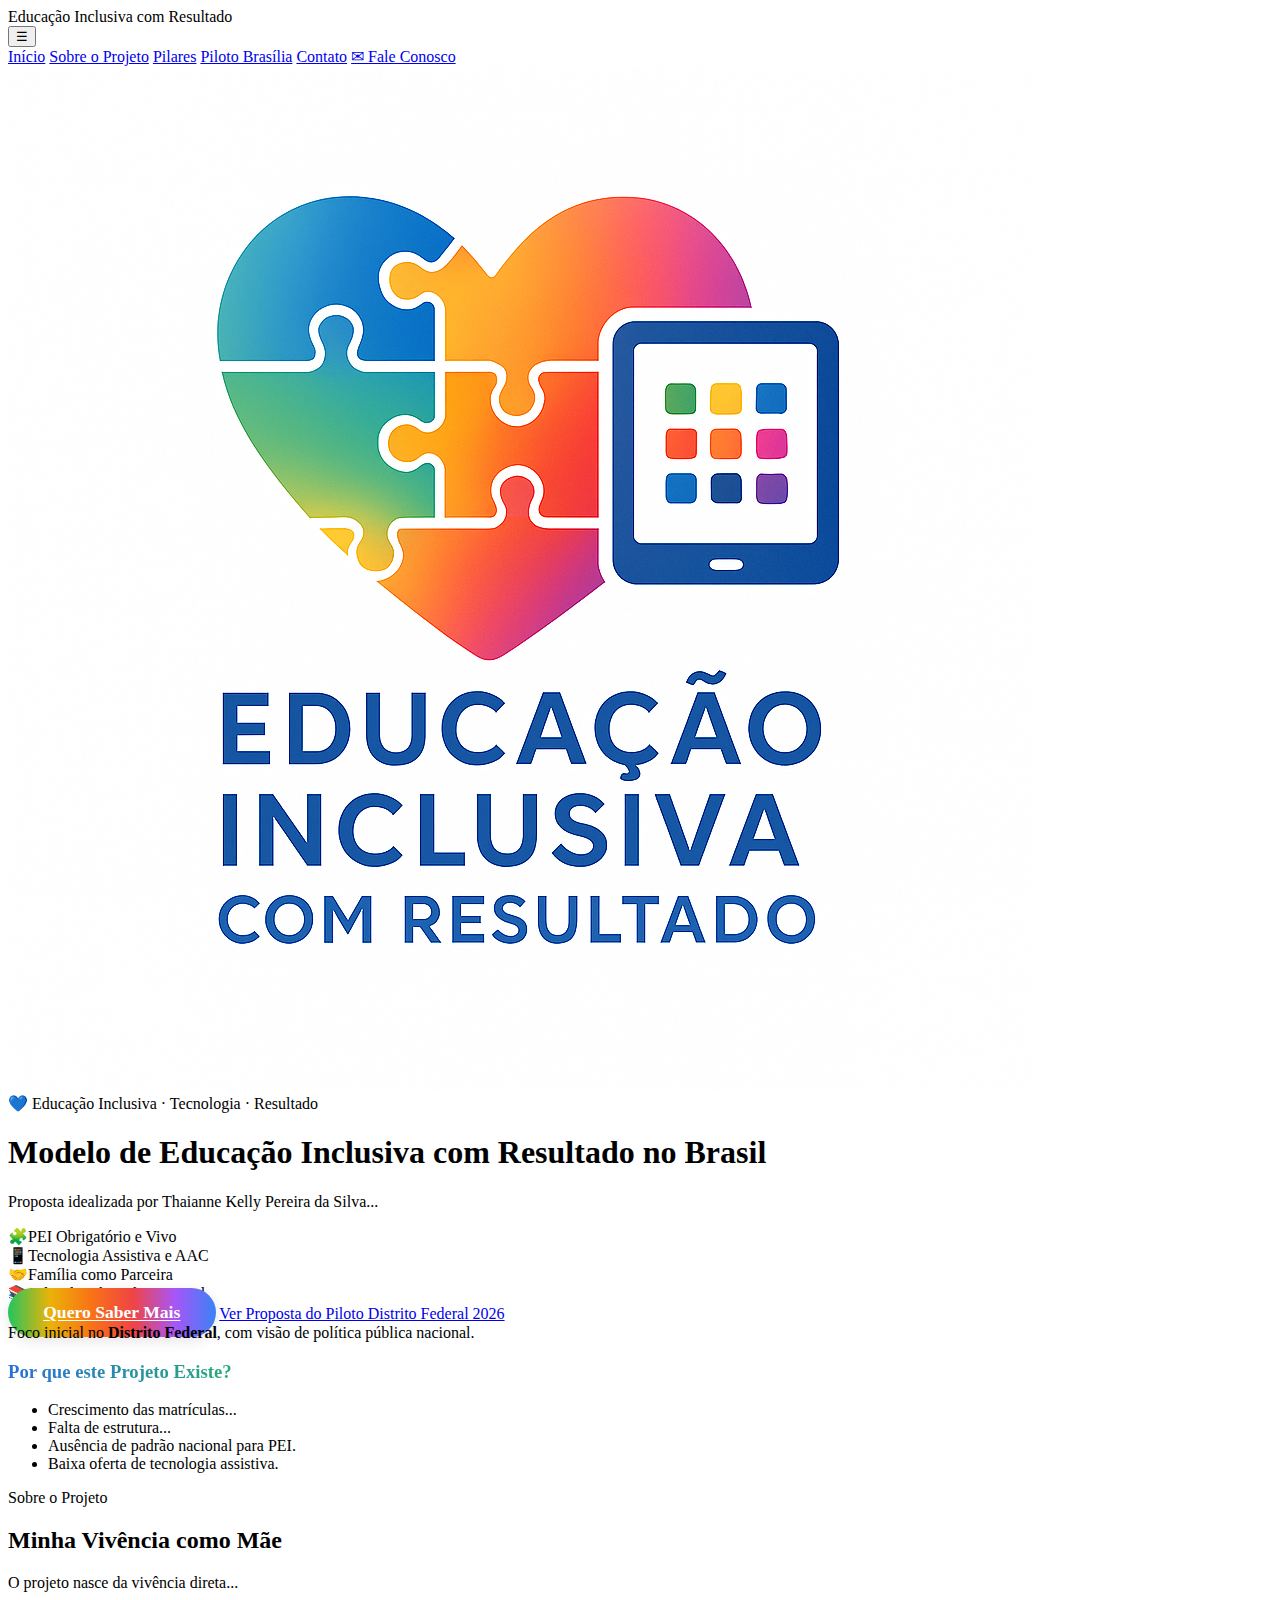
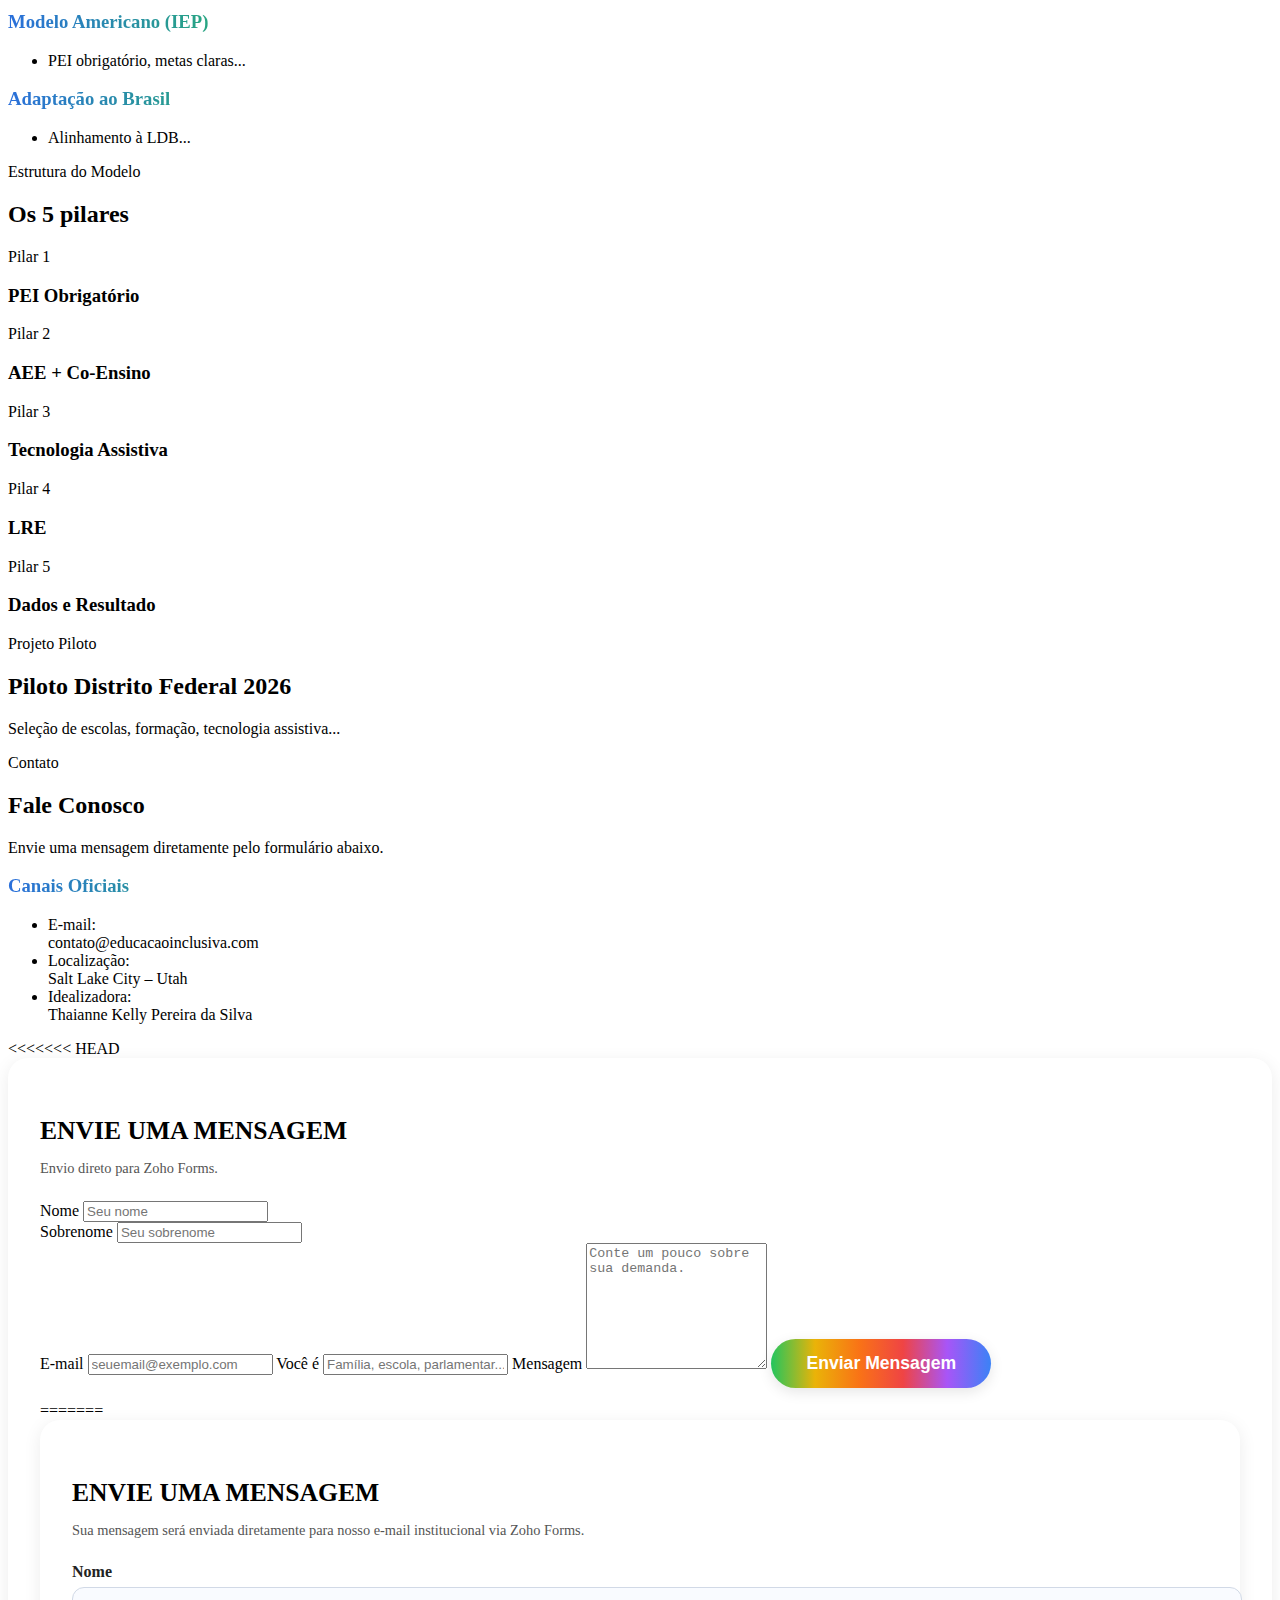
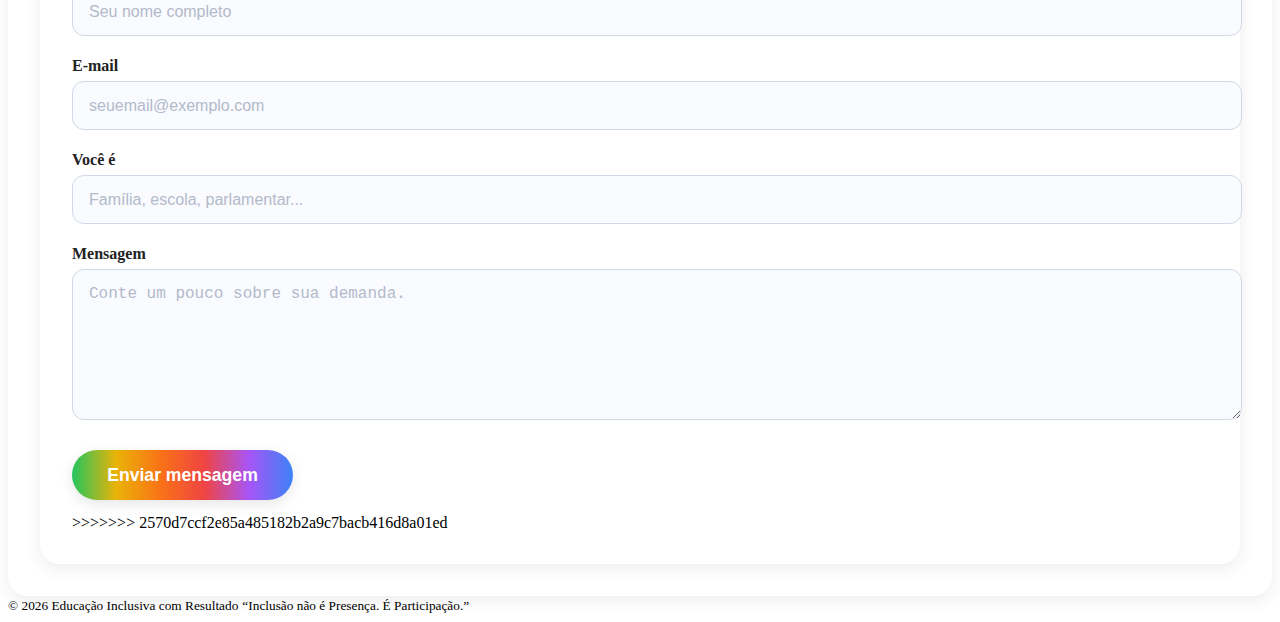
<file: errado_index.html>
<!DOCTYPE html>
<html lang="pt-BR">
<head>
  <meta charset="UTF-8" />
  <title>Educação Inclusiva com Resultado</title>
  <meta name="viewport" content="width=device-width, initial-scale=1" />
  <meta name="description" content="Projeto Educação Inclusiva com Resultado. Modelo de educação especial com foco em PEI, tecnologia assistiva e resultados concretos para crianças com deficiência, TEA e altas habilidades no Brasil." />

  <!-- Google Fonts -->
  <link rel="preconnect" href="https://fonts.googleapis.com" />
  <link rel="preconnect" href="https://fonts.gstatic.com" crossorigin />
  <link href="https://fonts.googleapis.com/css2?family=Montserrat:wght@300;400;600;700&display=swap" rel="stylesheet" />

  <!-- SEU CSS EXTERNO -->
  <link rel="stylesheet" href="style.css">
</head>

<body>

  <!-- NAVBAR -->
  <header class="navbar">
    <div class="navbar-inner">
      <div class="brand-name">Educação Inclusiva com Resultado</div>

      <button class="nav-toggle" aria-label="Abrir menu" onclick="toggleMenu()">☰</button>

      <nav class="nav-links" id="navLinks">
        <a href="#inicio">Início</a>
        <a href="#sobre">Sobre o Projeto</a>
        <a href="#pilares">Pilares</a>
        <a href="#piloto">Piloto Brasília</a>
        <a href="#contato">Contato</a>
        <a class="nav-cta" href="mailto:contato@educacaoinclusiva.com">✉ Fale Conosco</a>
      </nav>
    </div>
  </header>

  <!-- HERO -->
  <main id="inicio" class="hero">
    <div class="hero-inner">

      <div class="hero-logo-block">
        <img src="heart-puzzle.jpeg" alt="Logo Educação Inclusiva com Resultado" class="hero-logo" />

        <div class="hero-badge">💙 Educação Inclusiva · Tecnologia · Resultado</div>

        <h1 class="hero-title">Modelo de Educação Inclusiva com Resultado no Brasil</h1>

        <p class="hero-sub">
          Proposta idealizada por Thaianne Kelly Pereira da Silva...
        </p>

        <div class="hero-grid">
          <div class="hero-chip"><span>🧩</span><span>PEI Obrigatório e Vivo</span></div>
          <div class="hero-chip"><span>📱</span><span>Tecnologia Assistiva e AAC</span></div>
          <div class="hero-chip"><span>🤝</span><span>Família como Parceira</span></div>
          <div class="hero-chip"><span>📚</span><span>Salas de Educação Especial</span></div>
        </div>

        <div class="hero-actions">
          <a class="btn-primary" href="#contato">Quero Saber Mais</a>
          <a class="btn-secondary" href="#piloto">Ver Proposta do Piloto Distrito Federal 2026</a>
        </div>

        <div class="hero-note">
          Foco inicial no <strong>Distrito Federal</strong>, com visão de política pública nacional.
        </div>
      </div>

      <div>
        <div class="card">
          <h3 style="background:var(--spectrum);-webkit-background-clip:text;color:transparent;">
            Por que este Projeto Existe?
          </h3>
          <ul>
            <li>Crescimento das matrículas...</li>
            <li>Falta de estrutura...</li>
            <li>Ausência de padrão nacional para PEI.</li>
            <li>Baixa oferta de tecnologia assistiva.</li>
          </ul>
        </div>
      </div>

    </div>
  </main>

  <!-- SOBRE -->
  <section id="sobre" class="section">
    <div class="section-inner">

      <div class="section-header">
        <div class="section-kicker">Sobre o Projeto</div>
        <h2 class="section-title">Minha Vivência como Mãe</h2>
        <p class="section-sub">
          O projeto nasce da vivência direta...
        </p>
      </div>

      <div class="two-cols">
        <div class="card">
          <h3 style="background:var(--spectrum);-webkit-background-clip:text;color:transparent;">
            Modelo Americano (IEP)
          </h3>
          <ul>
            <li>PEI obrigatório, metas claras...</li>
          </ul>
        </div>

        <div class="card">
          <h3 style="background:var(--spectrum);-webkit-background-clip:text;color:transparent;">
            Adaptação ao Brasil
          </h3>
          <ul>
            <li>Alinhamento à LDB...</li>
          </ul>
        </div>
      </div>

    </div>
  </section>

  <!-- PILARES -->
  <section id="pilares" class="section">
    <div class="section-inner">

      <div class="section-header">
        <div class="section-kicker">Estrutura do Modelo</div>
        <h2 class="section-title">Os 5 pilares</h2>
      </div>

      <div class="pillar-grid">
        <div class="pillar-item"><div class="pillar-number">Pilar 1</div><h3>PEI Obrigatório</h3></div>
        <div class="pillar-item"><div class="pillar-number">Pilar 2</div><h3>AEE + Co-Ensino</h3></div>
        <div class="pillar-item"><div class="pillar-number">Pilar 3</div><h3>Tecnologia Assistiva</h3></div>
        <div class="pillar-item"><div class="pillar-number">Pilar 4</div><h3>LRE</h3></div>
        <div class="pillar-item"><div class="pillar-number">Pilar 5</div><h3>Dados e Resultado</h3></div>
      </div>

    </div>
  </section>

  <!-- PILOTO -->
  <section id="piloto" class="section">
    <div class="section-inner">

      <div class="section-header">
        <div class="section-kicker">Projeto Piloto</div>
        <h2 class="section-title">Piloto Distrito Federal 2026</h2>
      </div>

      <div class="card">
        <p>Seleção de escolas, formação, tecnologia assistiva...</p>
      </div>

    </div>
  </section>

  <!-- CONTATO -->
  <section id="contato" class="section">
    <div class="section-inner">

      <div class="section-header">
        <div class="section-kicker">Contato</div>
        <h2 class="section-title">Fale Conosco</h2>
        <p class="section-sub">Envie uma mensagem diretamente pelo formulário abaixo.</p>
      </div>

      <div class="contact-grid">

        <div>
          <h3 style="background:var(--spectrum);-webkit-background-clip:text;color:transparent;">Canais Oficiais</h3>
          <ul class="contact-list">
            <li><span class="contact-label">E-mail:</span><br> contato@educacaoinclusiva.com</li>
            <li><span class="contact-label">Localização:</span><br>Salt Lake City – Utah</li>
            <li><span class="contact-label">Idealizadora:</span><br> Thaianne Kelly Pereira da Silva</li>
          </ul>
        </div>
<<<<<<< HEAD

        <!-- FORMULÁRIO -->
        <div class="form-card">
          <h3 class="form-title">ENVIE UMA MENSAGEM</h3>
          <p class="form-note">Envio direto para Zoho Forms.</p>

          <form 
            action="https://forms.zohopublic.com/contatoeducacao1/form/FormulriodeContatoEducaoInclusiva/formperma/WkbtCggLZUFHHSktOR7THIzjs0tMyLWZufWsN33kcew/htmlRecords/submit"
            method="POST"
            accept-charset="UTF-8"
            enctype="multipart/form-data"
            id="formBonito"
          >

            <input type="hidden" name="zf_referrer_name">
            <input type="hidden" name="zf_redirect_url">
            <input type="hidden" name="zc_gad">

            <div class="row">
              <div class="col">
                <label>Nome</label>
                <input type="text" name="Name_First" placeholder="Seu nome" required>
              </div>

              <div class="col">
                <label>Sobrenome</label>
                <input type="text" name="Name_Last" placeholder="Seu sobrenome" required>
              </div>
            </div>

            <label>E-mail</label>
            <input type="email" name="Email" placeholder="seuemail@exemplo.com" required>

            <label>Você é</label>
            <input type="text" name="SingleLine" placeholder="Família, escola, parlamentar..." required>

            <label>Mensagem</label>
            <textarea name="MultiLine" placeholder="Conte um pouco sobre sua demanda." required></textarea>

            <button class="btn-primary" type="submit">Enviar Mensagem</button>
          </form>

          <p id="msgStatus" style="margin-top:10px;font-size:0.85rem;"></p>
=======
  
        <!-- COLUNA DIREITA -->
  
        <div class="form-card">      
          <h3 class="envie-uma-mensagem-animated">ENVIE UMA MENSAGEM</h3>        
          <p class="form-note">
            Sua mensagem será enviada diretamente para nosso e-mail institucional via Zoho Forms.
          </p>   
          <form id="formBonito">
          <div class="form-row">
            <label for="nome">Nome</label>
            <input id="nome" type="text" name="Name" placeholder="Seu nome completo" required>
          </div>
  
          <div class="form-row">
            <label for="email">E-mail</label>
            <input id="email" type="email" name="Email" placeholder="seuemail@exemplo.com" required>
          </div>
  
          <div class="form-row">
            <label for="tipo">Você é</label>
            <input id="tipo" type="text" name="Tipo" placeholder="Família, escola, parlamentar...">
          </div>
  
          <div class="form-row">
            <label for="mensagem">Mensagem</label>
            <textarea id="mensagem" name="Mensagem" placeholder="Conte um pouco sobre sua demanda."></textarea>
          </div>
  
          <button type="submit" class="btn-primary">Enviar mensagem</button>
        </form>
  
        <p id="msgStatus" style="margin-top:10px; font-size:0.85rem;"></p>
>>>>>>> 2570d7ccf2e85a485182b2a9c7bacb416d8a01ed
        </div>

      </div>
    </div>
  </section>

  <!-- FOOTER -->
  <footer class="footer">
    <div class="footer-inner">
      <small>© <span id="ano"></span> Educação Inclusiva com Resultado</small>
      <small>“Inclusão não é Presença. É Participação.”</small>
    </div>
  </footer>

  <!-- SCRIPT DO FORMULÁRIO -->
  <script>
    document.getElementById("formBonito").addEventListener("submit", async function(e) {
      e.preventDefault();

      document.getElementById("msgStatus").innerText = "Enviando...";

      const formData = new FormData(this);

      const response = await fetch(this.action, {
        method: "POST",
        body: formData
      });

      if (response.ok) {
        document.getElementById("msgStatus").innerText =
          "Mensagem enviada com sucesso! Obrigada pelo contato.";
        this.reset();
      } else {
        document.getElementById("msgStatus").innerText =
          "Erro ao enviar. Tente novamente.";
      }
    });

    document.getElementById("ano").innerText = new Date().getFullYear();
  </script>

</body>
</html>
</file>
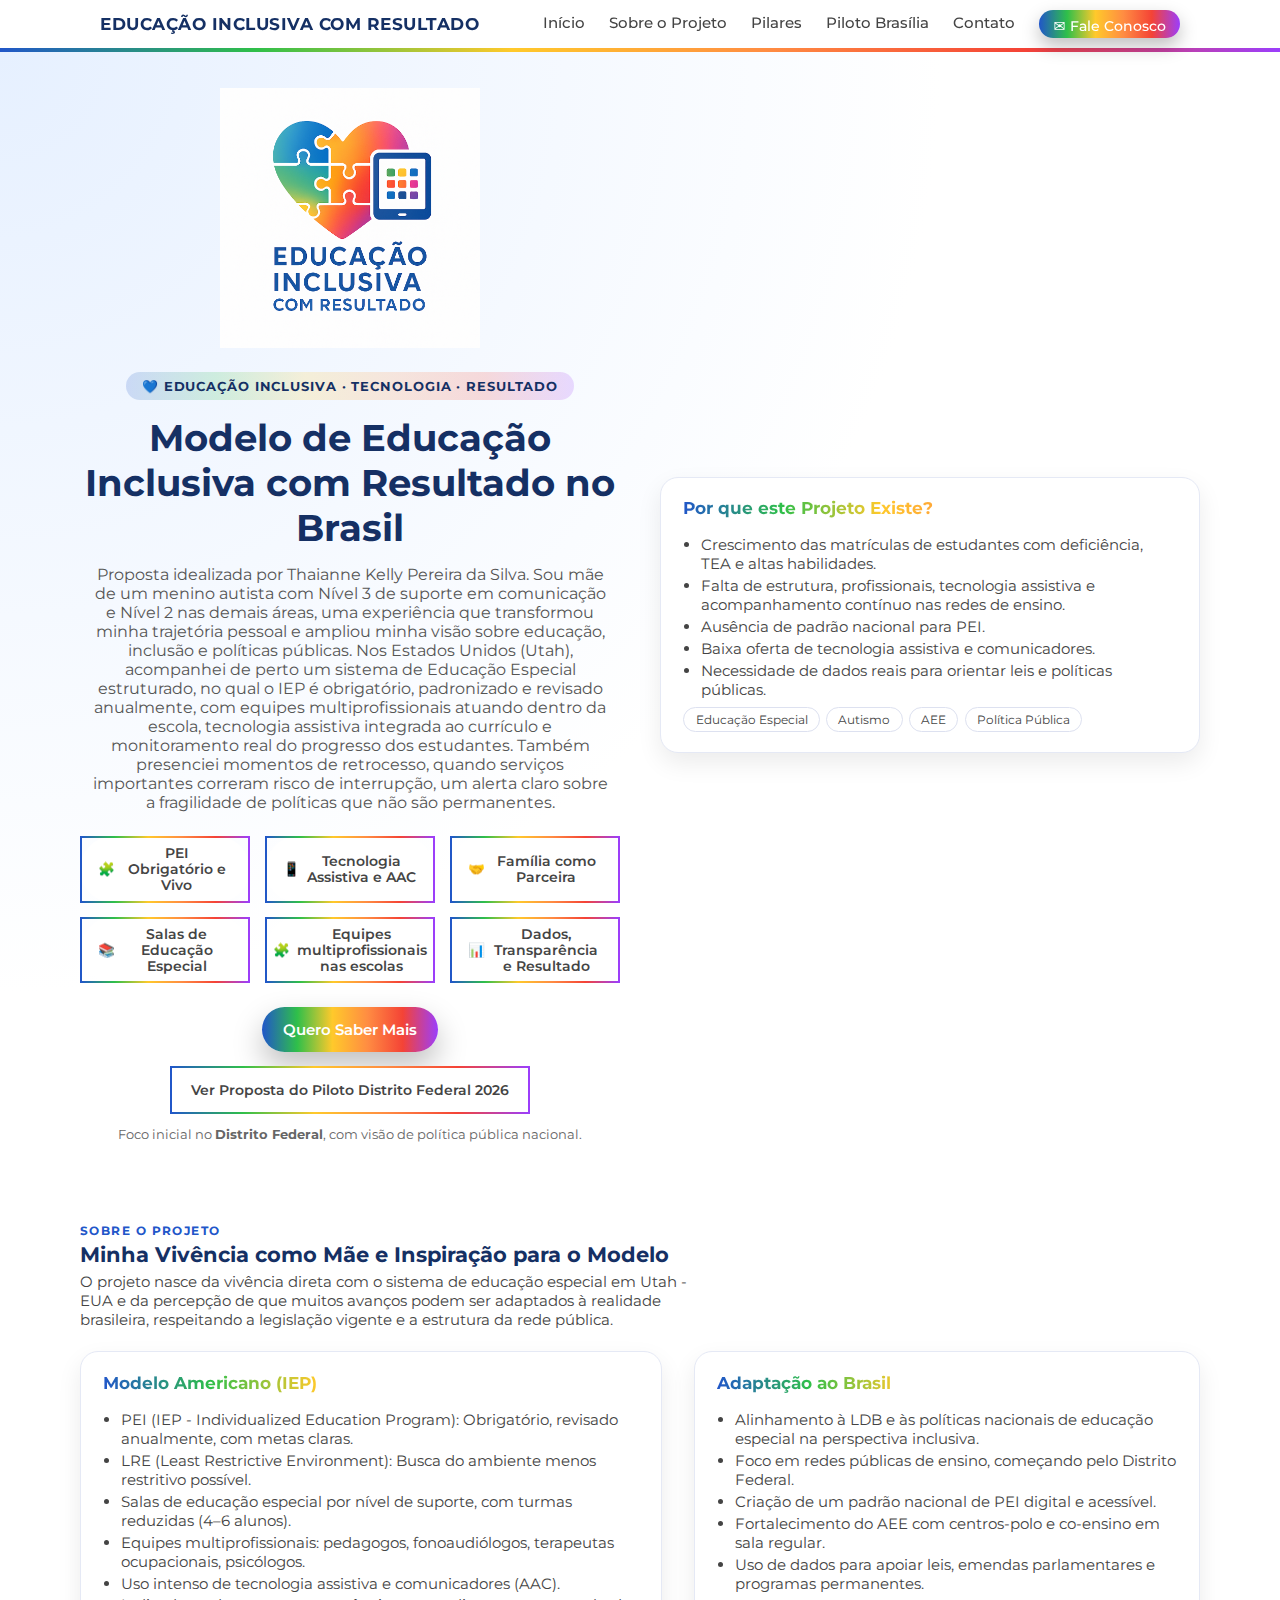
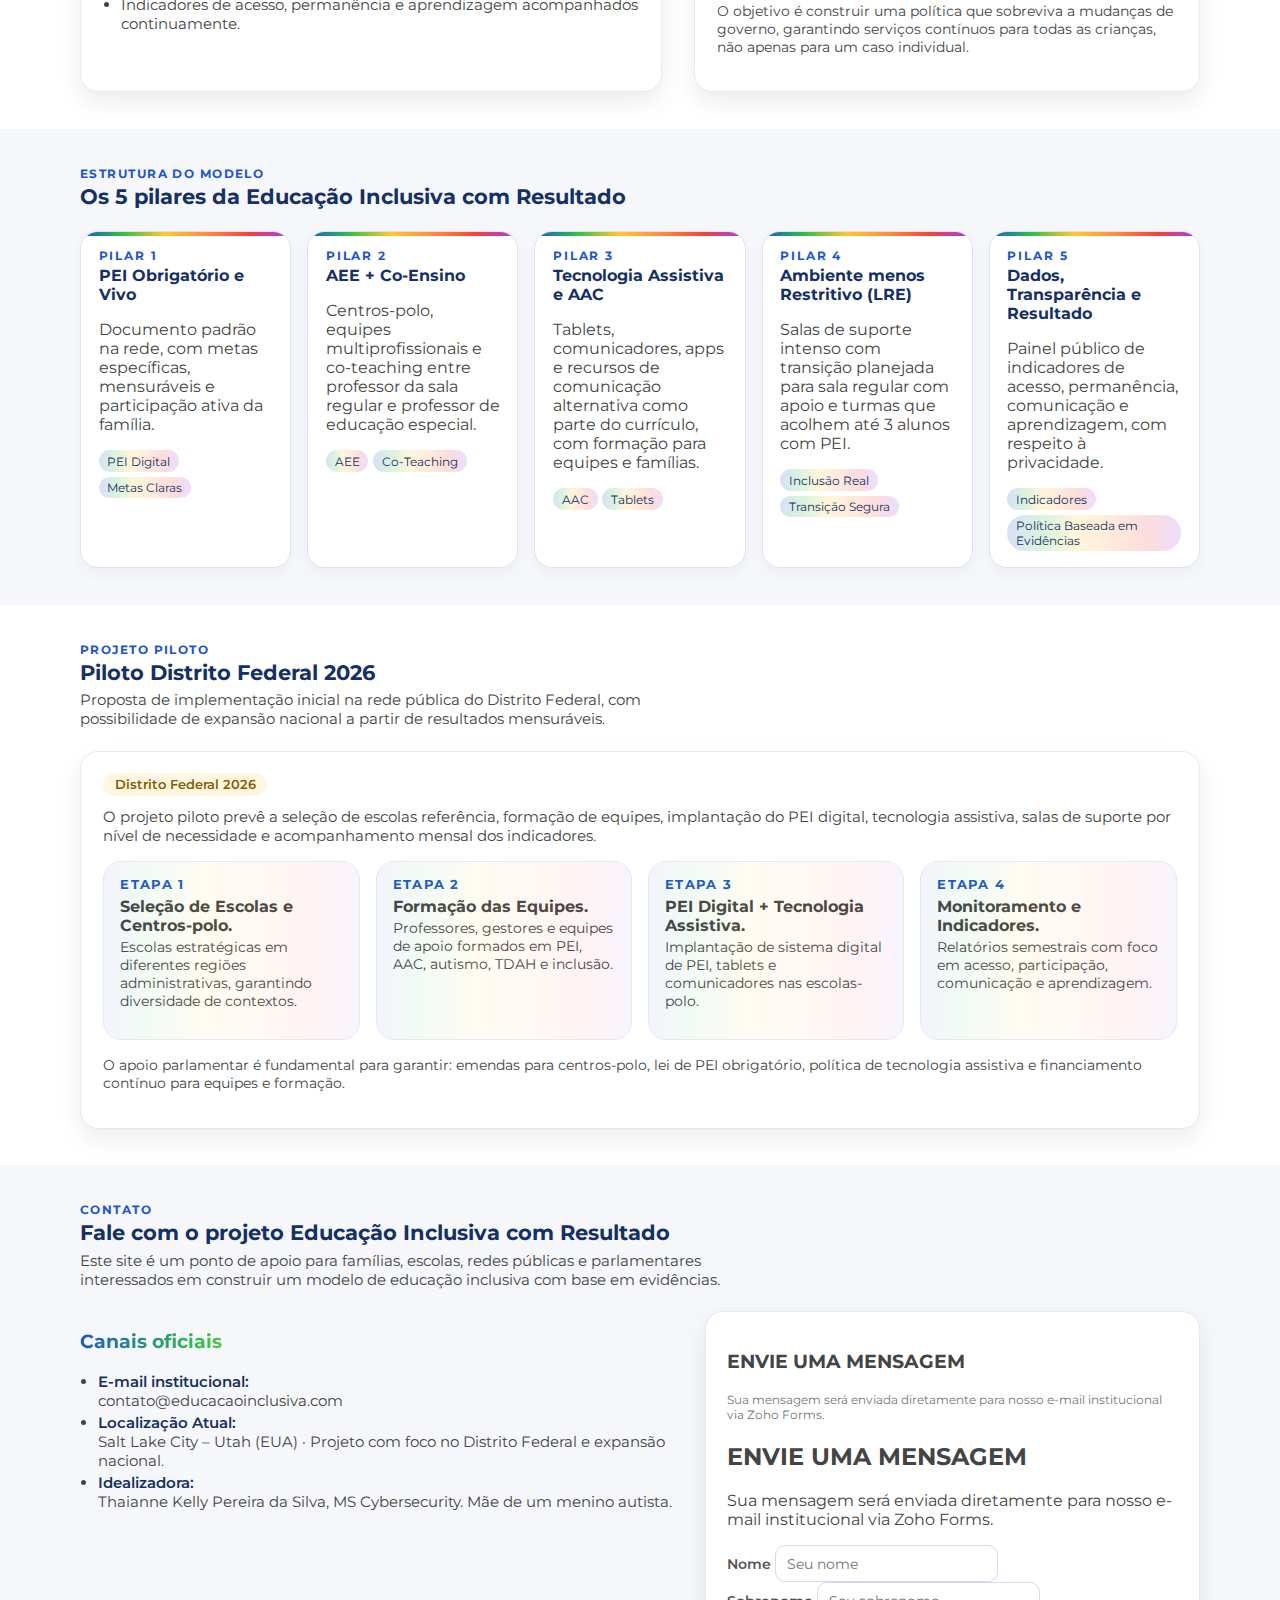
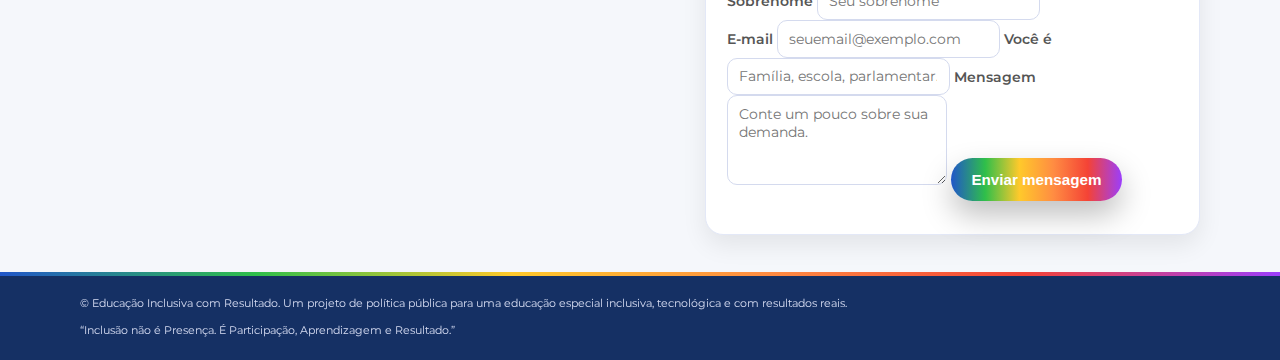
<file: modelo_index.html>
<!DOCTYPE html>
<html lang="pt-BR">
<head>
  <meta charset="UTF-8" />
  <title>Educação Inclusiva com Resultado</title>
  <meta name="viewport" content="width=device-width, initial-scale=1" />
  <meta name="description" content="Projeto Educação Inclusiva com Resultado. Modelo de educação especial com foco em PEI, tecnologia assistiva e resultados concretos para crianças com deficiência, TEA e altas habilidades no Brasil." />
  <link rel="preconnect" href="https://fonts.googleapis.com" />
  <link rel="preconnect" href="https://fonts.gstatic.com" crossorigin />
  <link href="https://fonts.googleapis.com/css2?family=Montserrat:wght@300;400;600;700&display=swap" rel="stylesheet" />

  <style>
    :root {
      --cinza-fundo: #f5f7fb;
      --cinza-texto: #444;
      --radius-card: 18px;
      --shadow-card: 0 10px 25px rgba(0,0,0,0.08);
      --azul-escuro: #153064;

      /* Degradê com as cores do espectro (∞ autismo) */
      --spectrum: linear-gradient(90deg,
        #2156c9,  /* azul */
        #2fbf4a,  /* verde */
        #ffc92b,  /* amarelo */
        #ff8c42,  /* laranja */
        #f44336,  /* vermelho */
        #9b3efc   /* roxo */
      );

      --spectrum-soft: linear-gradient(90deg,
        rgba(33,86,201,0.18),
        rgba(47,191,74,0.18),
        rgba(255,201,43,0.18),
        rgba(255,140,66,0.18),
        rgba(244,67,54,0.18),
        rgba(155,62,252,0.18)
      );
    }

    * {
      box-sizing: border-box;
      scroll-behavior: smooth;
    }

    body {
      margin: 0;
      font-family: "Montserrat", system-ui, -apple-system, BlinkMacSystemFont, sans-serif;
      color: var(--cinza-texto);
      background: white;
    }

    a {
      color: inherit;
      text-decoration: none;
    }

    img {
      max-width: 100%;
      display: block;
    }

    /* NAVBAR */

    .navbar {
      position: sticky;
      top: 0;
      z-index: 1000;
      background: rgba(255,255,255,0.96);
      backdrop-filter: blur(10px);
      border-bottom: 4px solid transparent;
      background-clip: padding-box;
      border-image: var(--spectrum) 1;
    }

    .navbar-inner {
      max-width: 1120px;
      margin: 0 auto;
      padding: 0.6rem 1.25rem;
      display: flex;
      align-items: center;
      justify-content: space-between;
      gap: 1rem;
    }

    .brand-name {
      font-weight: 700;
      font-size: 1.05rem;
      color: var(--azul-escuro);
      letter-spacing: 0.03em;
      text-transform: uppercase;
    }

    .nav-links {
      display: flex;
      align-items: center;
      gap: 1.5rem;
      font-size: 0.95rem;
      font-weight: 500;
    }

    .nav-links a {
      position: relative;
      padding-bottom: 0.2rem;
    }

    .nav-links a::after {
      content: "";
      position: absolute;
      left: 0;
      bottom: 0;
      width: 0;
      height: 2px;
      background: var(--spectrum);
      transition: width 0.2s ease;
    }

    .nav-links a:hover::after {
      width: 100%;
    }

    .nav-cta {
      padding: 0.45rem 0.9rem;
      border-radius: 999px;
      background: var(--spectrum);
      color: #fff;
      font-size: 0.9rem;
      display: inline-flex;
      align-items: center;
      gap: 0.4rem;
      box-shadow: 0 8px 18px rgba(0,0,0,0.25);
    }

    .nav-toggle {
      display: none;
      background: none;
      border: none;
      font-size: 1.4rem;
    }

    @media (max-width: 720px) {
      .nav-links {
        position: absolute;
        inset: 100% 0 auto 0;
        background: white;
        padding: 0.75rem 1.25rem 1rem;
        flex-direction: column;
        align-items: flex-start;
        border-bottom: 1px solid #e2e6f0;
        display: none;
      }
      .nav-links.open {
        display: flex;
      }
      .nav-toggle {
        display: block;
      }
    }

    /* HERO */

    .hero {
      background: radial-gradient(circle at top left, #e6f0ff 0, #ffffff 55%);
      padding: 2.3rem 1.5rem 2.8rem;
    }

    .hero-inner {
      max-width: 1120px;
      margin: 0 auto;
      display: grid;
      grid-template-columns: minmax(0, 1.1fr) minmax(0, 1.1fr);
      align-items: center;
      gap: 2.5rem;
    }

    .hero-logo-block {
      text-align: center;
    }

    .hero-logo {
      max-width: 260px;
      margin: 0 auto 1.5rem;
    }

    .hero-badge {
      display: inline-flex;
      align-items: center;
      gap: 0.4rem;
      padding: 0.4rem 1rem;
      border-radius: 999px;
      background: var(--spectrum-soft);
      color: var(--azul-escuro);
      font-size: 0.8rem;
      font-weight: 700;
      text-transform: uppercase;
      letter-spacing: 0.07em;
    }

    .hero-title {
      font-size: clamp(1.7rem, 3vw, 2.3rem);
      font-weight: 700;
      color: var(--azul-escuro);
      margin: 0.9rem 0 0.4rem;
    }

    .hero-sub {
      font-size: 0.98rem;
      max-width: 520px;
      margin: 0.2rem auto 0;
      color: #555;
    }

    .hero-grid {
      display: grid;
      grid-template-columns: repeat(auto-fit, minmax(170px,1fr));
      gap: 0.9rem;
      margin-top: 1.5rem;
    }

    .hero-chip {
      background: #ffffff;
      border-radius: 999px;
      padding: 0.45rem 1rem;
      font-size: 0.85rem;
      display: inline-flex;
      align-items: center;
      justify-content: center;
      gap: 0.4rem;
      border: 2px solid transparent;
      border-image: var(--spectrum) 1;
      font-weight: 600;
    }

    /* Colore os emojis por posição */
    .hero-chip:nth-child(1) span:first-child { color: #2156c9; }
    .hero-chip:nth-child(2) span:first-child { color: #2fbf4a; }
    .hero-chip:nth-child(3) span:first-child { color: #ffc92b; }
    .hero-chip:nth-child(4) span:first-child { color: #f44336; }

    .hero-actions {
      margin-top: 1.5rem;
      display: flex;
      flex-wrap: wrap;
      gap: 0.9rem;
      justify-content: center;
    }

    .btn-primary {
      padding: 0.8rem 1.3rem;
      border-radius: 999px;
      border: none;
      background: var(--spectrum);
      color: #fff;
      font-weight: 600;
      font-size: 0.95rem;
      cursor: pointer;
      box-shadow: 0 14px 30px rgba(0,0,0,0.25);
    }

    .btn-secondary {
      padding: 0.8rem 1.2rem;
      border-radius: 999px;
      border: 2px solid transparent;
      border-image: var(--spectrum) 1;
      background: #fff;
      font-weight: 600;
      font-size: 0.9rem;
      cursor: pointer;
    }

    .hero-note {
      margin-top: 0.8rem;
      font-size: 0.8rem;
      color: #666;
    }

    @media (max-width: 880px) {
      .hero-inner {
        grid-template-columns: minmax(0,1fr);
      }
    }

    /* SEÇÕES GENÉRICAS */

    .section {
      padding: 2.3rem 1.5rem;
      background: #fff;
    }

    .section:nth-of-type(even) {
      background: var(--cinza-fundo);
    }

    .section-inner {
      max-width: 1120px;
      margin: 0 auto;
    }

    .section-header {
      margin-bottom: 1.4rem;
    }

    .section-kicker {
      text-transform: uppercase;
      font-size: 0.75rem;
      letter-spacing: 0.12em;
      font-weight: 700;
      color: #2156c9;
      margin-bottom: 0.2rem;
    }

    .section-title {
      font-size: 1.3rem;
      font-weight: 700;
      color: var(--azul-escuro);
      margin: 0;
    }

    .section-sub {
      margin-top: 0.35rem;
      font-size: 0.95rem;
      max-width: 640px;
    }

    /* COLUNAS / CARDS */

    .two-cols {
      display: grid;
      grid-template-columns: minmax(0, 1.15fr) minmax(0, 1fr);
      gap: 2rem;
    }

    @media (max-width: 880px) {
      .two-cols {
        grid-template-columns: minmax(0,1fr);
      }
    }

    .card {
      background: #fff;
      border-radius: var(--radius-card);
      padding: 1.3rem 1.4rem;
      box-shadow: var(--shadow-card);
      border: 1px solid #e5e9f5;
    }

    .card h3 {
      margin-top: 0;
      color: var(--azul-escuro);
      font-size: 1.05rem;
    }

    .chip-list {
      display: flex;
      flex-wrap: wrap;
      gap: 0.4rem;
      margin-top: 0.5rem;
    }

    .chip {
      padding: 0.25rem 0.7rem;
      border-radius: 999px;
      font-size: 0.78rem;
      border: 1px solid #dde1f0;
      background: #fff;
    }

    ul {
      padding-left: 1.1rem;
      margin: 0.4rem 0 0.2rem;
      font-size: 0.95rem;
    }

    li + li {
      margin-top: 0.18rem;
    }

    /* PILARES */

    .pillar-grid {
      display: grid;
      grid-template-columns: repeat(auto-fit, minmax(190px, 1fr));
      gap: 1rem;
    }

    .pillar-item {
      background: #fff;
      border-radius: var(--radius-card);
      padding: 1rem 1.1rem;
      border: 1px solid #dde3f5;
      box-shadow: 0 6px 15px rgba(0,0,0,0.04);
      position: relative;
      overflow: hidden;
    }

    .pillar-item::before {
      content: "";
      position: absolute;
      top: 0;
      left: 0;
      right: 0;
      height: 4px;
      background: var(--spectrum);
    }

    .pillar-number {
      font-size: 0.78rem;
      font-weight: 700;
      text-transform: uppercase;
      letter-spacing: 0.15em;
      color: #2156c9;
      margin-bottom: 0.2rem;
    }

    .pillar-item h3 {
      font-size: 0.98rem;
      margin-top: 0.2rem;
      margin-bottom: 0.3rem;
      color: var(--azul-escuro);
    }

    .tag-row {
      display: flex;
      flex-wrap: wrap;
      gap: 0.3rem;
      margin-top: 0.4rem;
      font-size: 0.78rem;
    }

    .tag {
      padding: 0.2rem 0.55rem;
      border-radius: 999px;
      background: var(--spectrum-soft);
      color: var(--azul-escuro);
    }

    /* PILOTO */

    .badge-year {
      display: inline-flex;
      align-items: center;
      gap: 0.35rem;
      font-size: 0.8rem;
      padding: 0.25rem 0.7rem;
      border-radius: 999px;
      background: #fff7e1;
      color: #8a5a00;
      font-weight: 600;
    }

    .steps {
      display: grid;
      grid-template-columns: repeat(auto-fit, minmax(210px,1fr));
      gap: 1rem;
      margin-top: 1rem;
    }

    .step-item {
      background: #fff;
      border-radius: var(--radius-card);
      padding: 0.95rem 1rem;
      border: 1px solid #e5e9f5;
      position: relative;
      overflow: hidden;
    }

    .step-item::before {
      content: "";
      position: absolute;
      inset: 0;
      opacity: 0.06;
      background: var(--spectrum);
    }

    .step-label {
      font-size: 0.8rem;
      font-weight: 700;
      text-transform: uppercase;
      letter-spacing: 0.1em;
      color: #2156c9;
      margin-bottom: 0.3rem;
    }

    /* CONTATO */

    .contact-grid {
      display: grid;
      grid-template-columns: minmax(0,1.2fr) minmax(0,1fr);
      gap: 2rem;
    }

    @media (max-width: 880px) {
      .contact-grid {
        grid-template-columns: minmax(0,1fr);
      }
    }

    .contact-list {
      list-style: none;
      padding: 0;
      margin: 0.4rem 0 0;
      font-size: 0.95rem;
    }

    .contact-list li + li {
      margin-top: 0.4rem;
    }

    .contact-label {
      font-weight: 600;
      color: var(--azul-escuro);
    }

    .form-card {
      background: #fff;
      border-radius: var(--radius-card);
      padding: 1.2rem 1.3rem;
      box-shadow: var(--shadow-card);
      border: 1px solid #e3e8f7;
    }

    .form-row {
      display: flex;
      flex-direction: column;
      gap: 0.25rem;
      margin-bottom: 0.75rem;
    }

    label {
      font-size: 0.85rem;
      font-weight: 600;
      color: #555;
    }

    input, textarea {
      border-radius: 10px;
      border: 1px solid #d4daee;
      padding: 0.55rem 0.7rem;
      font-family: inherit;
      font-size: 0.9rem;
    }

    textarea {
      min-height: 90px;
      resize: vertical;
    }

    .form-note {
      font-size: 0.78rem;
      color: #777;
      margin-bottom: 0.7rem;
    }

    /* FOOTER */

    .footer {
      background: var(--azul-escuro);
      color: #e8ecff;
      padding: 1.3rem 1.5rem 1.4rem;
      font-size: 0.82rem;
      border-top: 4px solid transparent;
      border-image: var(--spectrum) 1;
    }

    .footer-inner {
      max-width: 1120px;
      margin: 0 auto;
      display: flex;
      flex-wrap: wrap;
      justify-content: space-between;
      gap: 0.8rem;
      align-items: center;
    }

    .footer small {
      opacity: 0.9;
    }
  </style>
</head>
<body>

  <!-- NAVBAR -->
  <header class="navbar">
    <div class="navbar-inner">
      <div class="brand-name">Educação Inclusiva com Resultado</div>

      <button class="nav-toggle" aria-label="Abrir menu" onclick="toggleMenu()">☰</button>

      <nav class="nav-links" id="navLinks">
        <a href="#inicio">Início</a>
        <a href="#sobre">Sobre o Projeto</a>
        <a href="#pilares">Pilares</a>
        <a href="#piloto">Piloto Brasília</a>
        <a href="#contato">Contato</a>
        <a class="nav-cta" href="mailto:contato@educacaoinclusiva.com">
          ✉ Fale Conosco
        </a>
      </nav>
    </div>
  </header>

  <!-- HERO -->
  <main id="inicio" class="hero">
    <div class="hero-inner">
      <div class="hero-logo-block">
        <img src="heart-puzzle.jpeg" alt="Logo Educação Inclusiva com Resultado" class="hero-logo" />

        <div class="hero-badge">
          💙 Educação Inclusiva · Tecnologia · Resultado
        </div>

        <h1 class="hero-title">
          Modelo de Educação Inclusiva com Resultado no Brasil
        </h1>

        <div class="hero-sub">
          <p>
          Proposta idealizada por Thaianne Kelly Pereira da Silva. Sou mãe de um menino autista com Nível 3 de suporte em comunicação e Nível 2 nas demais áreas, uma experiência que transformou minha trajetória pessoal e ampliou minha visão sobre educação, inclusão e políticas públicas. Nos Estados Unidos (Utah), acompanhei de perto um sistema de Educação Especial estruturado, no qual o IEP é obrigatório, padronizado e revisado anualmente, com equipes multiprofissionais atuando dentro da escola, tecnologia assistiva integrada ao currículo e monitoramento real do progresso dos estudantes. Também presenciei momentos de retrocesso, quando serviços importantes correram risco de interrupção, um alerta claro sobre a fragilidade de políticas que não são permanentes.
          </p>
        </div>

        <div class="hero-grid">
          <div class="hero-chip"><span>🧩</span><span>PEI Obrigatório e Vivo</span></div>
          <div class="hero-chip"><span>📱</span><span>Tecnologia Assistiva e AAC</span></div>
          <div class="hero-chip"><span>🤝</span><span>Família como Parceira</span></div>
          <div class="hero-chip"><span>📚</span><span>Salas de Educação Especial</span></div>
          <div class="hero-chip"><span>🧩</span><span>Equipes multiprofissionais nas escolas</span></div>
          <div class="hero-chip"><span>📊</span><span>Dados, Transparência e Resultado</span></div>
          
        </div>

        <div class="hero-actions">
          <a class="btn-primary" href="#contato">Quero Saber Mais</a>
          <a class="btn-secondary" href="#piloto">Ver Proposta do Piloto Distrito Federal 2026</a>
        </div>

        <div class="hero-note">
          Foco inicial no <strong>Distrito Federal</strong>, com visão de política pública nacional.
        </div>
      </div>

      <div>
        <div class="card">
          <h3 style="background:var(--spectrum);-webkit-background-clip:text;color:transparent;">
            Por que este Projeto Existe?
          </h3>
          <ul>
            <li>Crescimento das matrículas de estudantes com deficiência, TEA e altas habilidades.</li>
            <li>Falta de estrutura, profissionais, tecnologia assistiva e acompanhamento contínuo nas redes de ensino.</li>
            <li>Ausência de padrão nacional para PEI.</li>
            <li>Baixa oferta de tecnologia assistiva e comunicadores.</li>
            <li>Necessidade de dados reais para orientar leis e políticas públicas.</li>
          </ul>
          <div class="chip-list">
            <span class="chip">Educação Especial</span>
            <span class="chip">Autismo</span>
            <span class="chip">AEE</span>
            <span class="chip">Política Pública</span>
          </div>
        </div>
      </div>
    </div>
  </main>

  <!-- SOBRE -->
  <section id="sobre" class="section">
    <div class="section-inner">
      <div class="section-header">
        <div class="section-kicker">Sobre o Projeto</div>
        <h2 class="section-title">Minha Vivência como Mãe e Inspiração para o Modelo</h2>
        <p class="section-sub">
          O projeto nasce da vivência direta com o sistema de educação especial em Utah - EUA
          e da percepção de que muitos avanços podem ser adaptados à realidade brasileira,
          respeitando a legislação vigente e a estrutura da rede pública.
        </p>
      </div>

      <div class="two-cols">
        <div class="card">
          <h3 style="background:var(--spectrum);-webkit-background-clip:text;color:transparent;">
            Modelo Americano (IEP)
          </h3>
          <ul>
            <li>PEI (IEP - Individualized Education Program): Obrigatório, revisado anualmente, com metas claras.</li>
            <li>LRE (Least Restrictive Environment): Busca do ambiente menos restritivo possível.</li>
            <li>Salas de educação especial por nível de suporte, com turmas reduzidas (4–6 alunos).</li>
            <li>Equipes multiprofissionais: pedagogos, fonoaudiólogos, terapeutas ocupacionais, psicólogos.</li>
            <li>Uso intenso de tecnologia assistiva e comunicadores (AAC).</li>
            <li>Indicadores de acesso, permanência e aprendizagem acompanhados continuamente.</li>
          </ul>
        </div>

        <div class="card">
          <h3 style="background:var(--spectrum);-webkit-background-clip:text;color:transparent;">
            Adaptação ao Brasil
          </h3>
          <ul>
            <li>Alinhamento à LDB e às políticas nacionais de educação especial na perspectiva inclusiva.</li>
            <li>Foco em redes públicas de ensino, começando pelo Distrito Federal.</li>
            <li>Criação de um padrão nacional de PEI digital e acessível.</li>
            <li>Fortalecimento do AEE com centros-polo e co-ensino em sala regular.</li>
            <li>Uso de dados para apoiar leis, emendas parlamentares e programas permanentes.</li>
          </ul>
          <p style="font-size:0.88rem;margin-top:0.6rem;">
            O objetivo é construir uma política que sobreviva a mudanças de governo,
            garantindo serviços contínuos para todas as crianças, não apenas para um caso individual.
          </p>
        </div>
      </div>
    </div>
  </section>

  <!-- PILARES -->
  <section id="pilares" class="section">
    <div class="section-inner">
      <div class="section-header">
        <div class="section-kicker">Estrutura do Modelo</div>
        <h2 class="section-title">Os 5 pilares da Educação Inclusiva com Resultado</h2>
      </div>

      <div class="pillar-grid">
        <div class="pillar-item">
          <div class="pillar-number">Pilar 1</div>
          <h3>PEI Obrigatório e Vivo</h3>
          <p>Documento padrão na rede, com metas específicas, mensuráveis e participação ativa da família.</p>
          <div class="tag-row">
            <span class="tag">PEI Digital</span>
            <span class="tag">Metas Claras</span>
          </div>
        </div>

        <div class="pillar-item">
          <div class="pillar-number">Pilar 2</div>
          <h3>AEE + Co-Ensino</h3>
          <p>Centros-polo, equipes multiprofissionais e co-teaching entre professor da sala regular e professor de educação especial.</p>
          <div class="tag-row">
            <span class="tag">AEE</span>
            <span class="tag">Co-Teaching</span>
          </div>
        </div>

        <div class="pillar-item">
          <div class="pillar-number">Pilar 3</div>
          <h3>Tecnologia Assistiva e AAC</h3>
          <p>Tablets, comunicadores, apps e recursos de comunicação alternativa como parte do currículo, com formação para equipes e famílias.</p>
          <div class="tag-row">
            <span class="tag">AAC</span>
            <span class="tag">Tablets</span>
          </div>
        </div>

        <div class="pillar-item">
          <div class="pillar-number">Pilar 4</div>
          <h3>Ambiente menos Restritivo (LRE)</h3>
          <p>Salas de suporte intenso com transição planejada para sala regular com apoio e turmas que acolhem até 3 alunos com PEI.</p>
          <div class="tag-row">
            <span class="tag">Inclusão Real</span>
            <span class="tag">Transição Segura</span>
          </div>
        </div>

        <div class="pillar-item">
          <div class="pillar-number">Pilar 5</div>
          <h3>Dados, Transparência e Resultado</h3>
          <p>Painel público de indicadores de acesso, permanência, comunicação e aprendizagem, com respeito à privacidade.</p>
          <div class="tag-row">
            <span class="tag">Indicadores</span>
            <span class="tag">Política Baseada em Evidências</span>
          </div>
        </div>
      </div>
    </div>
  </section>

  <!-- PILOTO BRASÍLIA -->
  <section id="piloto" class="section">
    <div class="section-inner">
      <div class="section-header">
        <div class="section-kicker">Projeto piloto</div>
        <h2 class="section-title">Piloto Distrito Federal 2026</h2>
        <p class="section-sub">
          Proposta de implementação inicial na rede pública do Distrito Federal, com possibilidade de expansão
          nacional a partir de resultados mensuráveis.
        </p>
      </div>

      <div class="card">
        <div class="badge-year">Distrito Federal 2026</div>
        <p style="margin-top:0.7rem;font-size:0.95rem;">
          O projeto piloto prevê a seleção de escolas referência, formação de equipes, implantação do PEI digital,
          tecnologia assistiva, salas de suporte por nível de necessidade e acompanhamento mensal dos indicadores.
        </p>

        <div class="steps">
          <div class="step-item">
            <div class="step-label">Etapa 1</div>
            <strong>Seleção de Escolas e Centros-polo.</strong>
            <p style="font-size:0.9rem;margin-top:0.2rem;">
              Escolas estratégicas em diferentes regiões administrativas, garantindo diversidade de contextos.
            </p>
          </div>
          <div class="step-item">
            <div class="step-label">Etapa 2</div>
            <strong>Formação das Equipes.</strong>
            <p style="font-size:0.9rem;margin-top:0.2rem;">
              Professores, gestores e equipes de apoio formados em PEI, AAC, autismo, TDAH e inclusão.
            </p>
          </div>
          <div class="step-item">
            <div class="step-label">Etapa 3</div>
            <strong>PEI Digital + Tecnologia Assistiva.</strong>
            <p style="font-size:0.9rem;margin-top:0.2rem;">
              Implantação de sistema digital de PEI, tablets e comunicadores nas escolas-polo.
            </p>
          </div>
          <div class="step-item">
            <div class="step-label">Etapa 4</div>
            <strong>Monitoramento e Indicadores.</strong>
            <p style="font-size:0.9rem;margin-top:0.2rem;">
              Relatórios semestrais com foco em acesso, participação, comunicação e aprendizagem.
            </p>
          </div>
        </div>

        <p style="margin-top:1rem;font-size:0.9rem;">
          O apoio parlamentar é fundamental para garantir:
          emendas para centros-polo, lei de PEI obrigatório, política de tecnologia assistiva
          e financiamento contínuo para equipes e formação.
        </p>
      </div>
    </div>
  </section>

  <!-- CONTATO -->
  <section id="contato" class="section">
    <div class="section-inner">
      
      <div class="section-header">
        <div class="section-kicker">Contato</div>
        <h2 class="section-title">Fale com o projeto Educação Inclusiva com Resultado</h2>
        <p class="section-sub">
          Este site é um ponto de apoio para famílias, escolas, redes públicas e parlamentares
          interessados em construir um modelo de educação inclusiva com base em evidências.
        </p>
      </div>
  
      <div class="contact-grid">
  
        <!-- COLUNA ESQUERDA -->
        <div>
          <h3 style="background:var(--spectrum);-webkit-background-clip:text;color:transparent;">
            Canais oficiais
          </h3>
  
          <ul class="Contact-List">
            <li>
              <span class="contact-label">E-mail institucional:</span><br />
              <a href="mailto:contato@educacaoinclusiva.com">contato@educacaoinclusiva.com</a>
            </li>
  
            <li>
              <span class="contact-label">Localização Atual:</span><br />
              Salt Lake City – Utah (EUA) · Projeto com foco no Distrito Federal e expansão nacional.
            </li>
  
            <li>
              <span class="contact-label">Idealizadora:</span><br />
              Thaianne Kelly Pereira da Silva, MS Cybersecurity.
              Mãe de um menino autista.
            </li>
          </ul>
        </div>
  
        <!-- COLUNA DIREITA -->
        <div class="form-card">
  
          <!-- TÍTULO ANIMADO -->
          <h3 class="envie-uma-mensagem-animated">ENVIE UMA MENSAGEM</h3>
  
          <p class="form-note">
            Sua mensagem será enviada diretamente para nosso e-mail institucional via Zoho Forms.
          </p>
  
          <form 
           
            action="https://forms.zohopublic.com/contatoeducacao1/form/FormulriodeContatoEducaoInclusiva/formperma/WkbtCggLZUFHHSktOR7THIzjs0tMyLWZufWsN33kcew/htmlRecords/submit"
            method="POST"
            accept-charset="UTF-8"
            enctype="multipart/form-data"
            onsubmit='javascript:document.charset="UTF-8"; return zf_ValidateAndSubmit();'
            id="formBonito"
          >
          
              <!-- ZOHO HIDDEN -->
              <input type="hidden" name="zf_referrer_name" value="">
              <input type="hidden" name="zf_redirect_url" value="">
              <input type="hidden" name="zc_gad" value="">
          
              <h2 class="form-title">ENVIE UMA MENSAGEM</h2>
              <p class="form-sub">Sua mensagem será enviada diretamente para nosso e-mail institucional via Zoho Forms.</p>
          
              <!-- NOME + SOBRENOME EM LINHA -->
              <div class="row">
                  <div class="col">
                      <label>Nome</label>
                      <input type="text" name="Name_First" placeholder="Seu nome" required>
                  </div>
                  <div class="col">
                      <label>Sobrenome</label>
                      <input type="text" name="Name_Last" placeholder="Seu sobrenome" required>
                  </div>
              </div>
          
              <!-- EMAIL -->
              <label>E-mail</label>
              <input type="email" name="Email" placeholder="seuemail@exemplo.com" required>
          
              <!-- VOCÊ É -->
              <label>Você é</label>
              <input type="text" name="SingleLine" placeholder="Família, escola, parlamentar..." required>
          
              <!-- MENSAGEM -->
              <label>Mensagem</label>
              <textarea name="MultiLine" placeholder="Conte um pouco sobre sua demanda." required></textarea>
          
              <!-- BOTÃO -->
              <button type="submit" class="btn-primary">Enviar mensagem</button>
          
          </form>
          
          <script>
          var dateAndMonthRegexFormateArray = zf_SetDateAndMonthRegexBasedOnDateFormate('dd-MMM-yyyy');
          var zf_DateRegex = new RegExp(dateAndMonthRegexFormateArray[0]);
          var zf_MonthYearRegex = new RegExp(dateAndMonthRegexFormateArray[1]);
          var zf_MandArray = []; 
          var zf_FieldArray = [ "Name_First", "Name_Last", "Email", "SingleLine", "MultiLine" ];
          var isSalesIQIntegrationEnabled = false;
          var salesIQFieldsArray = [];
          </script>
        </form>

          <p id="msgStatus" style="margin-top:10px; font-size:0.85rem;"></p>
  
        </div>
      </div>
    </div>
  </section>
  <!-- FOOTER -->
  <footer class="footer">
    <div class="footer-inner">
      <small>
        © <span id="ano"></span> Educação Inclusiva com Resultado. Um projeto de política pública
        para uma educação especial inclusiva, tecnológica e com resultados reais.
      </small>
      <small>
        “Inclusão não é Presença. É Participação, Aprendizagem e Resultado.”
      </small>
    </div>
  </footer>

  <script>
    document.getElementById("formBonito").addEventListener("submit", async function(e) {
      e.preventDefault();
    
      document.getElementById("msgStatus").innerText = "Enviando...";
    
      const formData = new FormData(this);
    
      const response = await fetch(
        "https://forms.zohopublic.com/contatoeducacao1/form/FormulriodeContatoEducaoInclusiva/formperma/WkbtCggLZUFHHSktOR7THIzjs0tMyLWZufWsN33kcew/htmlRecords/submit",
        {
          method: "POST",
          body: formData
        }
      );
    
      if (response.ok) {
        document.getElementById("msgStatus").innerText = "Mensagem enviada com sucesso! Obrigada pelo contato.";
        this.reset();
      } else {
        document.getElementById("msgStatus").innerText = "Erro ao enviar. Tente novamente.";
      }
    });
</script>

</body>
</html>
</file>
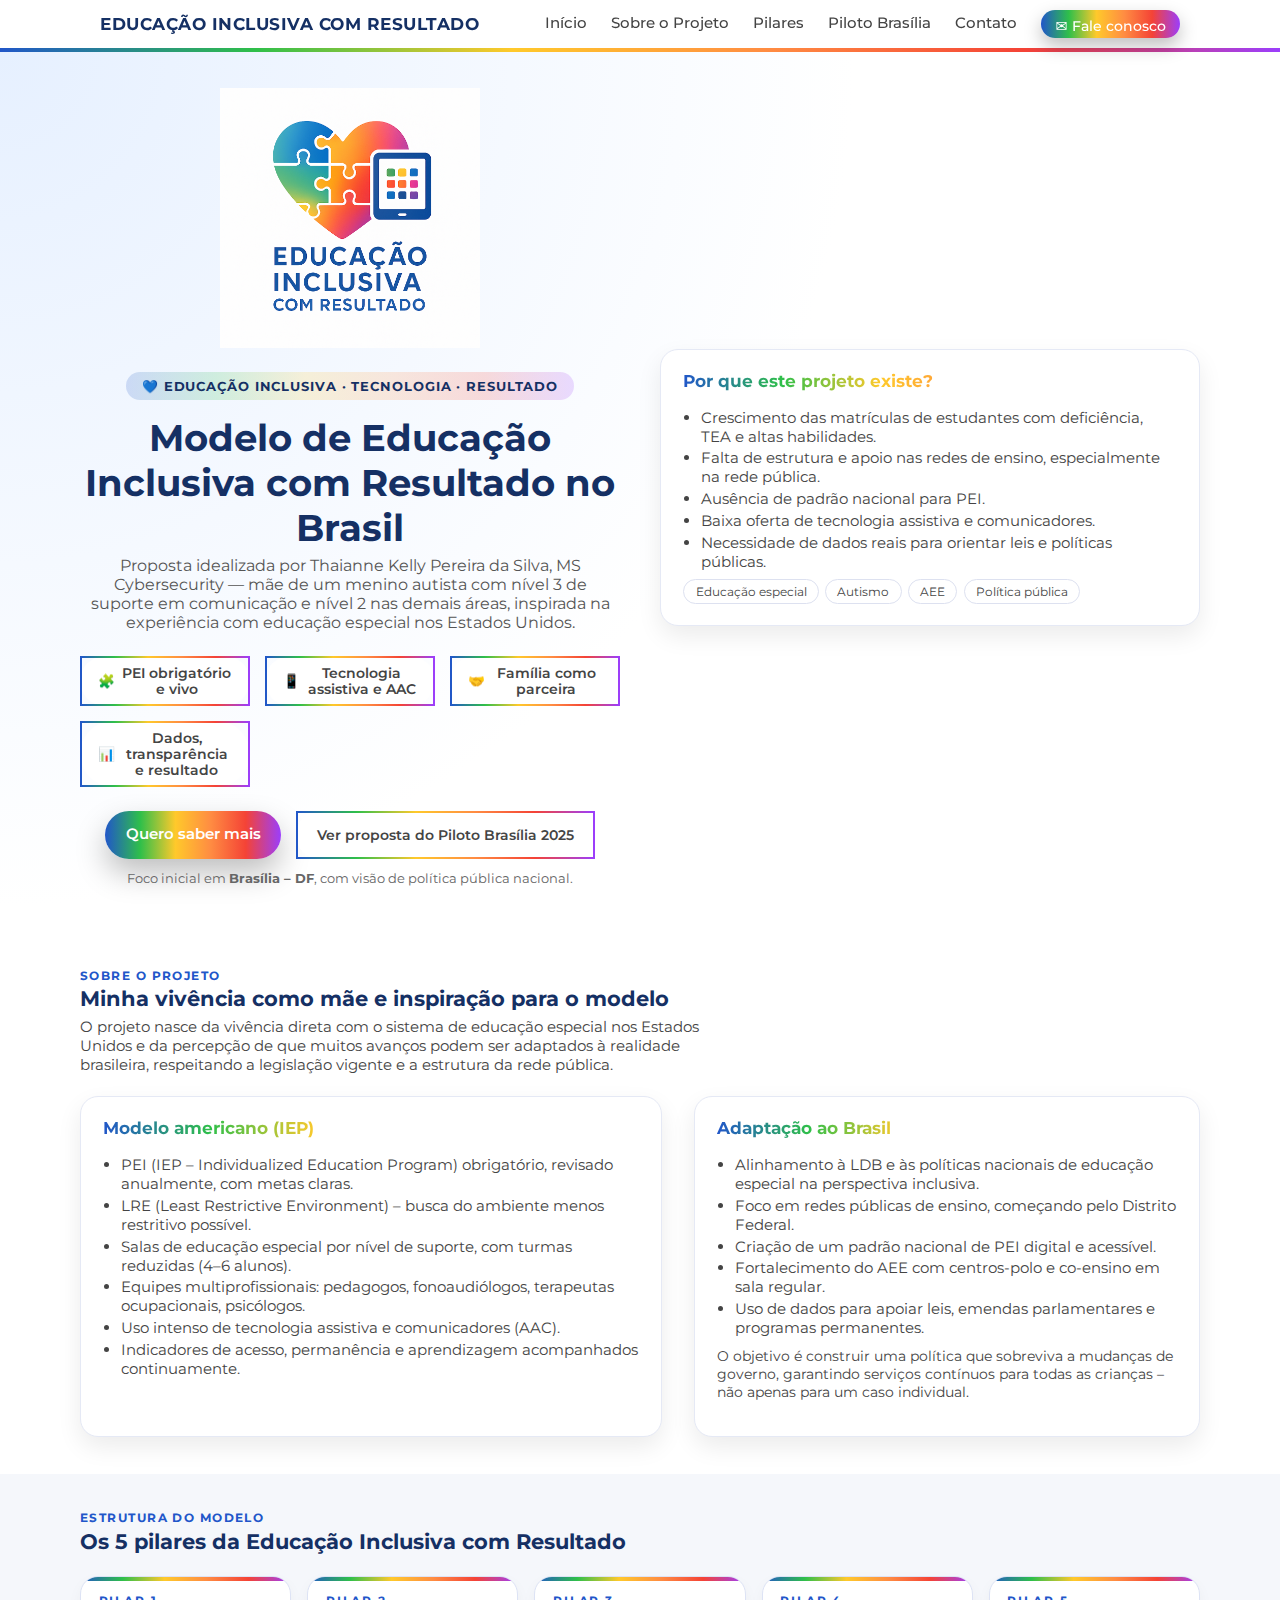
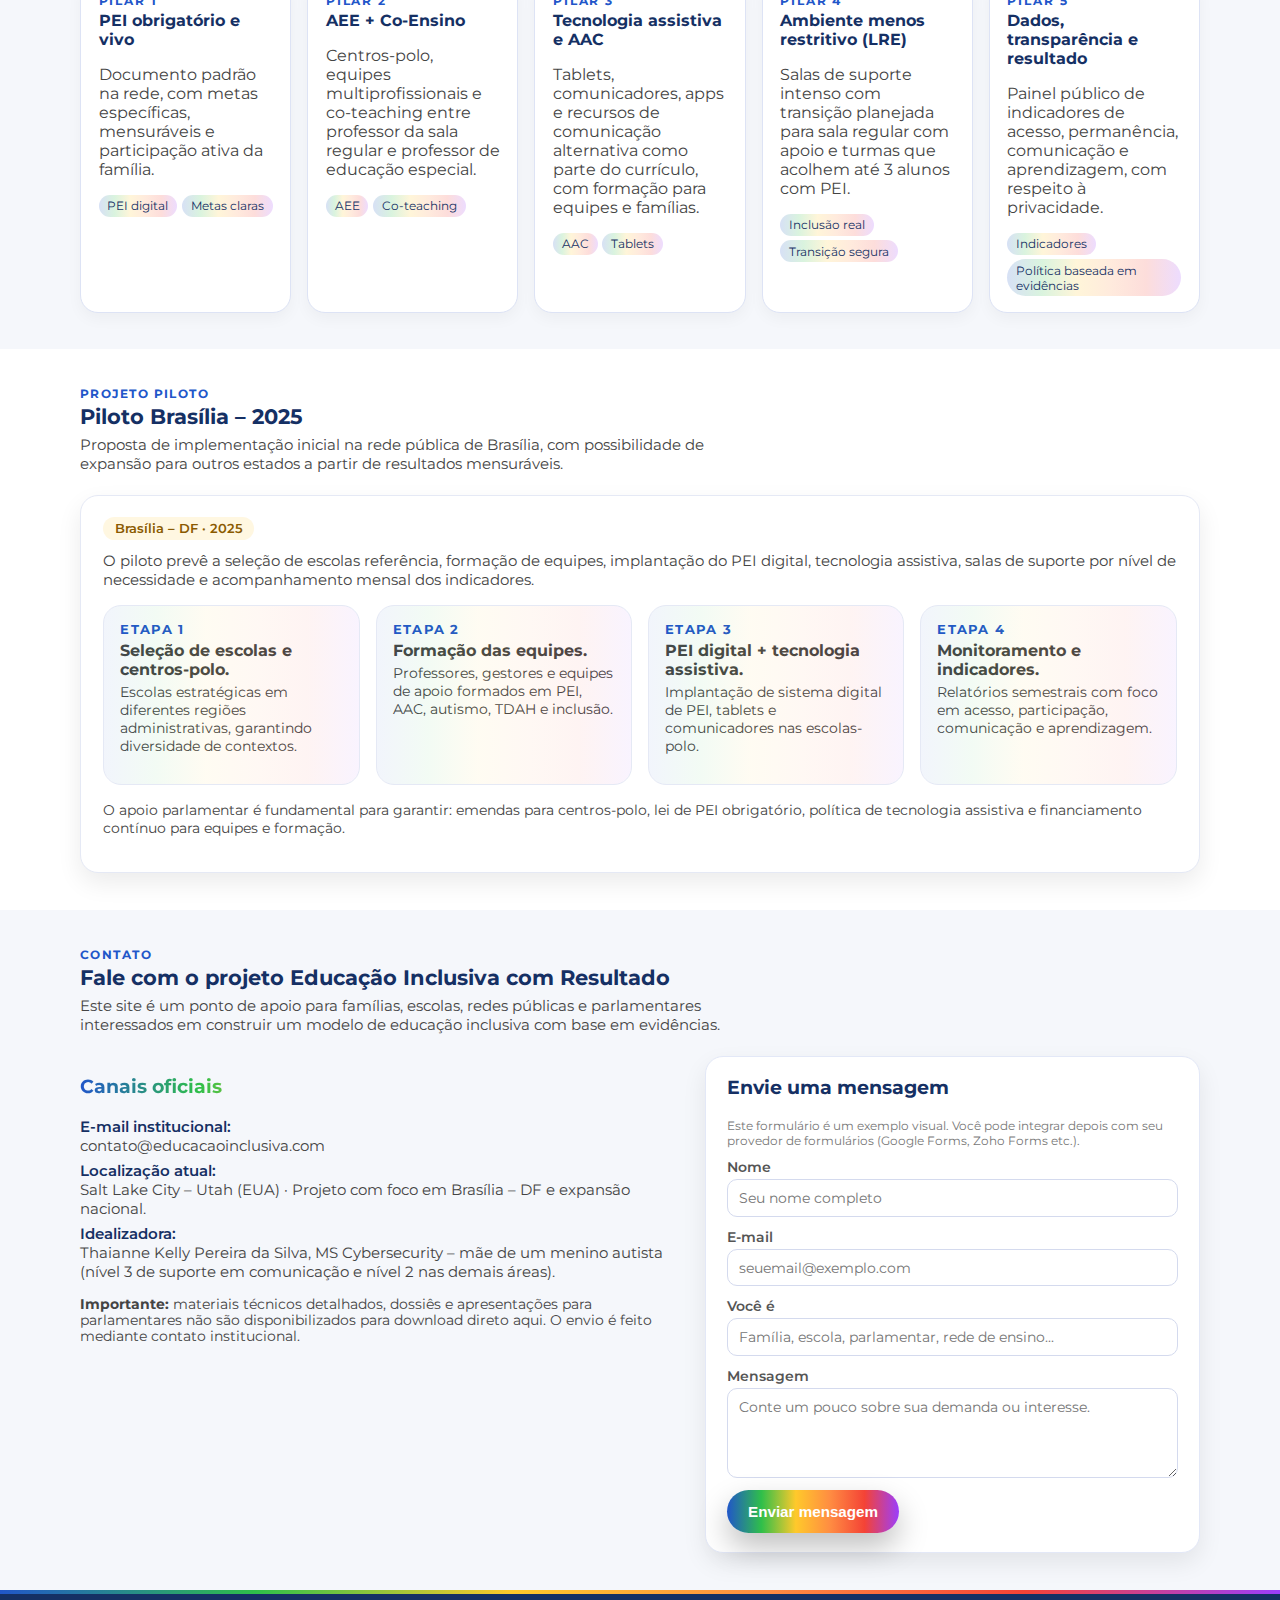
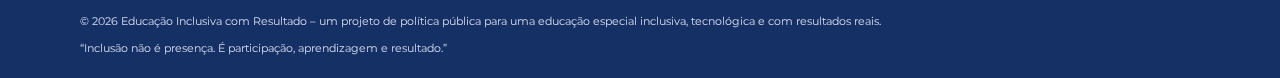
<file: site.html>
<!DOCTYPE html>
<html lang="pt-BR">
<head>
  <meta charset="UTF-8" />
  <title>Educação Inclusiva com Resultado</title>
  <meta name="viewport" content="width=device-width, initial-scale=1" />
  <meta name="description" content="Projeto Educação Inclusiva com Resultado – modelo de educação especial com foco em PEI, tecnologia assistiva e resultados concretos para crianças com deficiência, TEA e altas habilidades no Brasil." />
  <link rel="preconnect" href="https://fonts.googleapis.com" />
  <link rel="preconnect" href="https://fonts.gstatic.com" crossorigin />
  <link href="https://fonts.googleapis.com/css2?family=Montserrat:wght@300;400;600;700&display=swap" rel="stylesheet" />

  <style>
    :root {
      --cinza-fundo: #f5f7fb;
      --cinza-texto: #444;
      --radius-card: 18px;
      --shadow-card: 0 10px 25px rgba(0,0,0,0.08);
      --azul-escuro: #153064;

      /* Degradê com as cores do espectro (∞ autismo) */
      --spectrum: linear-gradient(90deg,
        #2156c9,  /* azul */
        #2fbf4a,  /* verde */
        #ffc92b,  /* amarelo */
        #ff8c42,  /* laranja */
        #f44336,  /* vermelho */
        #9b3efc   /* roxo */
      );

      --spectrum-soft: linear-gradient(90deg,
        rgba(33,86,201,0.18),
        rgba(47,191,74,0.18),
        rgba(255,201,43,0.18),
        rgba(255,140,66,0.18),
        rgba(244,67,54,0.18),
        rgba(155,62,252,0.18)
      );
    }

    * {
      box-sizing: border-box;
      scroll-behavior: smooth;
    }

    body {
      margin: 0;
      font-family: "Montserrat", system-ui, -apple-system, BlinkMacSystemFont, sans-serif;
      color: var(--cinza-texto);
      background: white;
    }

    a {
      color: inherit;
      text-decoration: none;
    }

    img {
      max-width: 100%;
      display: block;
    }

    /* NAVBAR */

    .navbar {
      position: sticky;
      top: 0;
      z-index: 1000;
      background: rgba(255,255,255,0.96);
      backdrop-filter: blur(10px);
      border-bottom: 4px solid transparent;
      background-clip: padding-box;
      border-image: var(--spectrum) 1;
    }

    .navbar-inner {
      max-width: 1120px;
      margin: 0 auto;
      padding: 0.6rem 1.25rem;
      display: flex;
      align-items: center;
      justify-content: space-between;
      gap: 1rem;
    }

    .brand-name {
      font-weight: 700;
      font-size: 1.05rem;
      color: var(--azul-escuro);
      letter-spacing: 0.03em;
      text-transform: uppercase;
    }

    .nav-links {
      display: flex;
      align-items: center;
      gap: 1.5rem;
      font-size: 0.95rem;
      font-weight: 500;
    }

    .nav-links a {
      position: relative;
      padding-bottom: 0.2rem;
    }

    .nav-links a::after {
      content: "";
      position: absolute;
      left: 0;
      bottom: 0;
      width: 0;
      height: 2px;
      background: var(--spectrum);
      transition: width 0.2s ease;
    }

    .nav-links a:hover::after {
      width: 100%;
    }

    .nav-cta {
      padding: 0.45rem 0.9rem;
      border-radius: 999px;
      background: var(--spectrum);
      color: #fff;
      font-size: 0.9rem;
      display: inline-flex;
      align-items: center;
      gap: 0.4rem;
      box-shadow: 0 8px 18px rgba(0,0,0,0.25);
    }

    .nav-toggle {
      display: none;
      background: none;
      border: none;
      font-size: 1.4rem;
    }

    @media (max-width: 720px) {
      .nav-links {
        position: absolute;
        inset: 100% 0 auto 0;
        background: white;
        padding: 0.75rem 1.25rem 1rem;
        flex-direction: column;
        align-items: flex-start;
        border-bottom: 1px solid #e2e6f0;
        display: none;
      }
      .nav-links.open {
        display: flex;
      }
      .nav-toggle {
        display: block;
      }
    }

    /* HERO */

    .hero {
      background: radial-gradient(circle at top left, #e6f0ff 0, #ffffff 55%);
      padding: 2.3rem 1.5rem 2.8rem;
    }

    .hero-inner {
      max-width: 1120px;
      margin: 0 auto;
      display: grid;
      grid-template-columns: minmax(0, 1.1fr) minmax(0, 1.1fr);
      align-items: center;
      gap: 2.5rem;
    }

    .hero-logo-block {
      text-align: center;
    }

    .hero-logo {
      max-width: 260px;
      margin: 0 auto 1.5rem;
    }

    .hero-badge {
      display: inline-flex;
      align-items: center;
      gap: 0.4rem;
      padding: 0.4rem 1rem;
      border-radius: 999px;
      background: var(--spectrum-soft);
      color: var(--azul-escuro);
      font-size: 0.8rem;
      font-weight: 700;
      text-transform: uppercase;
      letter-spacing: 0.07em;
    }

    .hero-title {
      font-size: clamp(1.7rem, 3vw, 2.3rem);
      font-weight: 700;
      color: var(--azul-escuro);
      margin: 0.9rem 0 0.4rem;
    }

    .hero-sub {
      font-size: 0.98rem;
      max-width: 520px;
      margin: 0.2rem auto 0;
      color: #555;
    }

    .hero-grid {
      display: grid;
      grid-template-columns: repeat(auto-fit, minmax(170px,1fr));
      gap: 0.9rem;
      margin-top: 1.5rem;
    }

    .hero-chip {
      background: #ffffff;
      border-radius: 999px;
      padding: 0.45rem 1rem;
      font-size: 0.85rem;
      display: inline-flex;
      align-items: center;
      justify-content: center;
      gap: 0.4rem;
      border: 2px solid transparent;
      border-image: var(--spectrum) 1;
      font-weight: 600;
    }

    /* Colore os emojis por posição */
    .hero-chip:nth-child(1) span:first-child { color: #2156c9; }
    .hero-chip:nth-child(2) span:first-child { color: #2fbf4a; }
    .hero-chip:nth-child(3) span:first-child { color: #ffc92b; }
    .hero-chip:nth-child(4) span:first-child { color: #f44336; }

    .hero-actions {
      margin-top: 1.5rem;
      display: flex;
      flex-wrap: wrap;
      gap: 0.9rem;
      justify-content: center;
    }

    .btn-primary {
      padding: 0.8rem 1.3rem;
      border-radius: 999px;
      border: none;
      background: var(--spectrum);
      color: #fff;
      font-weight: 600;
      font-size: 0.95rem;
      cursor: pointer;
      box-shadow: 0 14px 30px rgba(0,0,0,0.25);
    }

    .btn-secondary {
      padding: 0.8rem 1.2rem;
      border-radius: 999px;
      border: 2px solid transparent;
      border-image: var(--spectrum) 1;
      background: #fff;
      font-weight: 600;
      font-size: 0.9rem;
      cursor: pointer;
    }

    .hero-note {
      margin-top: 0.8rem;
      font-size: 0.8rem;
      color: #666;
    }

    @media (max-width: 880px) {
      .hero-inner {
        grid-template-columns: minmax(0,1fr);
      }
    }

    /* SEÇÕES GENÉRICAS */

    .section {
      padding: 2.3rem 1.5rem;
      background: #fff;
    }

    .section:nth-of-type(even) {
      background: var(--cinza-fundo);
    }

    .section-inner {
      max-width: 1120px;
      margin: 0 auto;
    }

    .section-header {
      margin-bottom: 1.4rem;
    }

    .section-kicker {
      text-transform: uppercase;
      font-size: 0.75rem;
      letter-spacing: 0.12em;
      font-weight: 700;
      color: #2156c9;
      margin-bottom: 0.2rem;
    }

    .section-title {
      font-size: 1.3rem;
      font-weight: 700;
      color: var(--azul-escuro);
      margin: 0;
    }

    .section-sub {
      margin-top: 0.35rem;
      font-size: 0.95rem;
      max-width: 640px;
    }

    /* COLUNAS / CARDS */

    .two-cols {
      display: grid;
      grid-template-columns: minmax(0, 1.15fr) minmax(0, 1fr);
      gap: 2rem;
    }

    @media (max-width: 880px) {
      .two-cols {
        grid-template-columns: minmax(0,1fr);
      }
    }

    .card {
      background: #fff;
      border-radius: var(--radius-card);
      padding: 1.3rem 1.4rem;
      box-shadow: var(--shadow-card);
      border: 1px solid #e5e9f5;
    }

    .card h3 {
      margin-top: 0;
      color: var(--azul-escuro);
      font-size: 1.05rem;
    }

    .chip-list {
      display: flex;
      flex-wrap: wrap;
      gap: 0.4rem;
      margin-top: 0.5rem;
    }

    .chip {
      padding: 0.25rem 0.7rem;
      border-radius: 999px;
      font-size: 0.78rem;
      border: 1px solid #dde1f0;
      background: #fff;
    }

    ul {
      padding-left: 1.1rem;
      margin: 0.4rem 0 0.2rem;
      font-size: 0.95rem;
    }

    li + li {
      margin-top: 0.18rem;
    }

    /* PILARES */

    .pillar-grid {
      display: grid;
      grid-template-columns: repeat(auto-fit, minmax(190px, 1fr));
      gap: 1rem;
    }

    .pillar-item {
      background: #fff;
      border-radius: var(--radius-card);
      padding: 1rem 1.1rem;
      border: 1px solid #dde3f5;
      box-shadow: 0 6px 15px rgba(0,0,0,0.04);
      position: relative;
      overflow: hidden;
    }

    .pillar-item::before {
      content: "";
      position: absolute;
      top: 0;
      left: 0;
      right: 0;
      height: 4px;
      background: var(--spectrum);
    }

    .pillar-number {
      font-size: 0.78rem;
      font-weight: 700;
      text-transform: uppercase;
      letter-spacing: 0.15em;
      color: #2156c9;
      margin-bottom: 0.2rem;
    }

    .pillar-item h3 {
      font-size: 0.98rem;
      margin-top: 0.2rem;
      margin-bottom: 0.3rem;
      color: var(--azul-escuro);
    }

    .tag-row {
      display: flex;
      flex-wrap: wrap;
      gap: 0.3rem;
      margin-top: 0.4rem;
      font-size: 0.78rem;
    }

    .tag {
      padding: 0.2rem 0.55rem;
      border-radius: 999px;
      background: var(--spectrum-soft);
      color: var(--azul-escuro);
    }

    /* PILOTO */

    .badge-year {
      display: inline-flex;
      align-items: center;
      gap: 0.35rem;
      font-size: 0.8rem;
      padding: 0.25rem 0.7rem;
      border-radius: 999px;
      background: #fff7e1;
      color: #8a5a00;
      font-weight: 600;
    }

    .steps {
      display: grid;
      grid-template-columns: repeat(auto-fit, minmax(210px,1fr));
      gap: 1rem;
      margin-top: 1rem;
    }

    .step-item {
      background: #fff;
      border-radius: var(--radius-card);
      padding: 0.95rem 1rem;
      border: 1px solid #e5e9f5;
      position: relative;
      overflow: hidden;
    }

    .step-item::before {
      content: "";
      position: absolute;
      inset: 0;
      opacity: 0.06;
      background: var(--spectrum);
    }

    .step-label {
      font-size: 0.8rem;
      font-weight: 700;
      text-transform: uppercase;
      letter-spacing: 0.1em;
      color: #2156c9;
      margin-bottom: 0.3rem;
    }

    /* CONTATO */

    .contact-grid {
      display: grid;
      grid-template-columns: minmax(0,1.2fr) minmax(0,1fr);
      gap: 2rem;
    }

    @media (max-width: 880px) {
      .contact-grid {
        grid-template-columns: minmax(0,1fr);
      }
    }

    .contact-list {
      list-style: none;
      padding: 0;
      margin: 0.4rem 0 0;
      font-size: 0.95rem;
    }

    .contact-list li + li {
      margin-top: 0.4rem;
    }

    .contact-label {
      font-weight: 600;
      color: var(--azul-escuro);
    }

    .form-card {
      background: #fff;
      border-radius: var(--radius-card);
      padding: 1.2rem 1.3rem;
      box-shadow: var(--shadow-card);
      border: 1px solid #e3e8f7;
    }

    .form-row {
      display: flex;
      flex-direction: column;
      gap: 0.25rem;
      margin-bottom: 0.75rem;
    }

    label {
      font-size: 0.85rem;
      font-weight: 600;
      color: #555;
    }

    input, textarea {
      border-radius: 10px;
      border: 1px solid #d4daee;
      padding: 0.55rem 0.7rem;
      font-family: inherit;
      font-size: 0.9rem;
    }

    textarea {
      min-height: 90px;
      resize: vertical;
    }

    .form-note {
      font-size: 0.78rem;
      color: #777;
      margin-bottom: 0.7rem;
    }

    /* FOOTER */

    .footer {
      background: var(--azul-escuro);
      color: #e8ecff;
      padding: 1.3rem 1.5rem 1.4rem;
      font-size: 0.82rem;
      border-top: 4px solid transparent;
      border-image: var(--spectrum) 1;
    }

    .footer-inner {
      max-width: 1120px;
      margin: 0 auto;
      display: flex;
      flex-wrap: wrap;
      justify-content: space-between;
      gap: 0.8rem;
      align-items: center;
    }

    .footer small {
      opacity: 0.9;
    }
  </style>
</head>
<body>

  <!-- NAVBAR -->
  <header class="navbar">
    <div class="navbar-inner">
      <div class="brand-name">Educação Inclusiva com Resultado</div>

      <button class="nav-toggle" aria-label="Abrir menu" onclick="toggleMenu()">☰</button>

      <nav class="nav-links" id="navLinks">
        <a href="#inicio">Início</a>
        <a href="#sobre">Sobre o Projeto</a>
        <a href="#pilares">Pilares</a>
        <a href="#piloto">Piloto Brasília</a>
        <a href="#contato">Contato</a>
        <a class="nav-cta" href="mailto:contato@educacaoinclusiva.com">
          ✉ Fale conosco
        </a>
      </nav>
    </div>
  </header>

  <!-- HERO -->
  <main id="inicio" class="hero">
    <div class="hero-inner">
      <div class="hero-logo-block">
        <img src="heart-puzzle.jpeg" alt="Logo Educação Inclusiva com Resultado" class="hero-logo" />

        <div class="hero-badge">
          💙 Educação Inclusiva · Tecnologia · Resultado
        </div>

        <h1 class="hero-title">
          Modelo de Educação Inclusiva com Resultado no Brasil
        </h1>

        <p class="hero-sub">
          Proposta idealizada por Thaianne Kelly Pereira da Silva, MS Cybersecurity —
          mãe de um menino autista com nível 3 de suporte em comunicação e nível 2 nas demais áreas,
          inspirada na experiência com educação especial nos Estados Unidos.
        </p>

        <div class="hero-grid">
          <div class="hero-chip"><span>🧩</span><span>PEI obrigatório e vivo</span></div>
          <div class="hero-chip"><span>📱</span><span>Tecnologia assistiva e AAC</span></div>
          <div class="hero-chip"><span>🤝</span><span>Família como parceira</span></div>
          <div class="hero-chip"><span>📊</span><span>Dados, transparência e resultado</span></div>
        </div>

        <div class="hero-actions">
          <a class="btn-primary" href="#contato">Quero saber mais</a>
          <a class="btn-secondary" href="#piloto">Ver proposta do Piloto Brasília 2025</a>
        </div>

        <div class="hero-note">
          Foco inicial em <strong>Brasília – DF</strong>, com visão de política pública nacional.
        </div>
      </div>

      <div>
        <div class="card">
          <h3 style="background:var(--spectrum);-webkit-background-clip:text;color:transparent;">
            Por que este projeto existe?
          </h3>
          <ul>
            <li>Crescimento das matrículas de estudantes com deficiência, TEA e altas habilidades.</li>
            <li>Falta de estrutura e apoio nas redes de ensino, especialmente na rede pública.</li>
            <li>Ausência de padrão nacional para PEI.</li>
            <li>Baixa oferta de tecnologia assistiva e comunicadores.</li>
            <li>Necessidade de dados reais para orientar leis e políticas públicas.</li>
          </ul>
          <div class="chip-list">
            <span class="chip">Educação especial</span>
            <span class="chip">Autismo</span>
            <span class="chip">AEE</span>
            <span class="chip">Política pública</span>
          </div>
        </div>
      </div>
    </div>
  </main>

  <!-- SOBRE -->
  <section id="sobre" class="section">
    <div class="section-inner">
      <div class="section-header">
        <div class="section-kicker">Sobre o projeto</div>
        <h2 class="section-title">Minha vivência como mãe e inspiração para o modelo</h2>
        <p class="section-sub">
          O projeto nasce da vivência direta com o sistema de educação especial nos Estados Unidos
          e da percepção de que muitos avanços podem ser adaptados à realidade brasileira,
          respeitando a legislação vigente e a estrutura da rede pública.
        </p>
      </div>

      <div class="two-cols">
        <div class="card">
          <h3 style="background:var(--spectrum);-webkit-background-clip:text;color:transparent;">
            Modelo americano (IEP)
          </h3>
          <ul>
            <li>PEI (IEP – Individualized Education Program) obrigatório, revisado anualmente, com metas claras.</li>
            <li>LRE (Least Restrictive Environment) – busca do ambiente menos restritivo possível.</li>
            <li>Salas de educação especial por nível de suporte, com turmas reduzidas (4–6 alunos).</li>
            <li>Equipes multiprofissionais: pedagogos, fonoaudiólogos, terapeutas ocupacionais, psicólogos.</li>
            <li>Uso intenso de tecnologia assistiva e comunicadores (AAC).</li>
            <li>Indicadores de acesso, permanência e aprendizagem acompanhados continuamente.</li>
          </ul>
        </div>

        <div class="card">
          <h3 style="background:var(--spectrum);-webkit-background-clip:text;color:transparent;">
            Adaptação ao Brasil
          </h3>
          <ul>
            <li>Alinhamento à LDB e às políticas nacionais de educação especial na perspectiva inclusiva.</li>
            <li>Foco em redes públicas de ensino, começando pelo Distrito Federal.</li>
            <li>Criação de um padrão nacional de PEI digital e acessível.</li>
            <li>Fortalecimento do AEE com centros-polo e co-ensino em sala regular.</li>
            <li>Uso de dados para apoiar leis, emendas parlamentares e programas permanentes.</li>
          </ul>
          <p style="font-size:0.88rem;margin-top:0.6rem;">
            O objetivo é construir uma política que sobreviva a mudanças de governo,
            garantindo serviços contínuos para todas as crianças – não apenas para um caso individual.
          </p>
        </div>
      </div>
    </div>
  </section>

  <!-- PILARES -->
  <section id="pilares" class="section">
    <div class="section-inner">
      <div class="section-header">
        <div class="section-kicker">Estrutura do modelo</div>
        <h2 class="section-title">Os 5 pilares da Educação Inclusiva com Resultado</h2>
      </div>

      <div class="pillar-grid">
        <div class="pillar-item">
          <div class="pillar-number">Pilar 1</div>
          <h3>PEI obrigatório e vivo</h3>
          <p>Documento padrão na rede, com metas específicas, mensuráveis e participação ativa da família.</p>
          <div class="tag-row">
            <span class="tag">PEI digital</span>
            <span class="tag">Metas claras</span>
          </div>
        </div>

        <div class="pillar-item">
          <div class="pillar-number">Pilar 2</div>
          <h3>AEE + Co-Ensino</h3>
          <p>Centros-polo, equipes multiprofissionais e co-teaching entre professor da sala regular e professor de educação especial.</p>
          <div class="tag-row">
            <span class="tag">AEE</span>
            <span class="tag">Co-teaching</span>
          </div>
        </div>

        <div class="pillar-item">
          <div class="pillar-number">Pilar 3</div>
          <h3>Tecnologia assistiva e AAC</h3>
          <p>Tablets, comunicadores, apps e recursos de comunicação alternativa como parte do currículo, com formação para equipes e famílias.</p>
          <div class="tag-row">
            <span class="tag">AAC</span>
            <span class="tag">Tablets</span>
          </div>
        </div>

        <div class="pillar-item">
          <div class="pillar-number">Pilar 4</div>
          <h3>Ambiente menos restritivo (LRE)</h3>
          <p>Salas de suporte intenso com transição planejada para sala regular com apoio e turmas que acolhem até 3 alunos com PEI.</p>
          <div class="tag-row">
            <span class="tag">Inclusão real</span>
            <span class="tag">Transição segura</span>
          </div>
        </div>

        <div class="pillar-item">
          <div class="pillar-number">Pilar 5</div>
          <h3>Dados, transparência e resultado</h3>
          <p>Painel público de indicadores de acesso, permanência, comunicação e aprendizagem, com respeito à privacidade.</p>
          <div class="tag-row">
            <span class="tag">Indicadores</span>
            <span class="tag">Política baseada em evidências</span>
          </div>
        </div>
      </div>
    </div>
  </section>

  <!-- PILOTO BRASÍLIA -->
  <section id="piloto" class="section">
    <div class="section-inner">
      <div class="section-header">
        <div class="section-kicker">Projeto piloto</div>
        <h2 class="section-title">Piloto Brasília – 2025</h2>
        <p class="section-sub">
          Proposta de implementação inicial na rede pública de Brasília, com possibilidade de expansão
          para outros estados a partir de resultados mensuráveis.
        </p>
      </div>

      <div class="card">
        <div class="badge-year">Brasília – DF · 2025</div>
        <p style="margin-top:0.7rem;font-size:0.95rem;">
          O piloto prevê a seleção de escolas referência, formação de equipes, implantação do PEI digital,
          tecnologia assistiva, salas de suporte por nível de necessidade e acompanhamento mensal dos indicadores.
        </p>

        <div class="steps">
          <div class="step-item">
            <div class="step-label">Etapa 1</div>
            <strong>Seleção de escolas e centros-polo.</strong>
            <p style="font-size:0.9rem;margin-top:0.2rem;">
              Escolas estratégicas em diferentes regiões administrativas, garantindo diversidade de contextos.
            </p>
          </div>
          <div class="step-item">
            <div class="step-label">Etapa 2</div>
            <strong>Formação das equipes.</strong>
            <p style="font-size:0.9rem;margin-top:0.2rem;">
              Professores, gestores e equipes de apoio formados em PEI, AAC, autismo, TDAH e inclusão.
            </p>
          </div>
          <div class="step-item">
            <div class="step-label">Etapa 3</div>
            <strong>PEI digital + tecnologia assistiva.</strong>
            <p style="font-size:0.9rem;margin-top:0.2rem;">
              Implantação de sistema digital de PEI, tablets e comunicadores nas escolas-polo.
            </p>
          </div>
          <div class="step-item">
            <div class="step-label">Etapa 4</div>
            <strong>Monitoramento e indicadores.</strong>
            <p style="font-size:0.9rem;margin-top:0.2rem;">
              Relatórios semestrais com foco em acesso, participação, comunicação e aprendizagem.
            </p>
          </div>
        </div>

        <p style="margin-top:1rem;font-size:0.9rem;">
          O apoio parlamentar é fundamental para garantir:
          emendas para centros-polo, lei de PEI obrigatório, política de tecnologia assistiva
          e financiamento contínuo para equipes e formação.
        </p>
      </div>
    </div>
  </section>

  <!-- CONTATO -->
  <section id="contato" class="section">
    <div class="section-inner">
      <div class="section-header">
        <div class="section-kicker">Contato</div>
        <h2 class="section-title">Fale com o projeto Educação Inclusiva com Resultado</h2>
        <p class="section-sub">
          Este site é um ponto de apoio para famílias, escolas, redes públicas e parlamentares
          interessados em construir um modelo de educação inclusiva com base em evidências.
        </p>
      </div>

      <div class="contact-grid">
        <div>
          <h3 style="background:var(--spectrum);-webkit-background-clip:text;color:transparent;">Canais oficiais</h3>
          <ul class="contact-list">
            <li>
              <span class="contact-label">E-mail institucional:</span><br />
              <a href="mailto:contato@educacaoinclusiva.com">contato@educacaoinclusiva.com</a>
            </li>
            <li>
              <span class="contact-label">Localização atual:</span><br />
              Salt Lake City – Utah (EUA) · Projeto com foco em Brasília – DF e expansão nacional.
            </li>
            <li>
              <span class="contact-label">Idealizadora:</span><br />
              Thaianne Kelly Pereira da Silva, MS Cybersecurity –
              mãe de um menino autista (nível 3 de suporte em comunicação e nível 2 nas demais áreas).
            </li>
          </ul>
          <p style="font-size:0.85rem;margin-top:0.9rem;">
            <strong>Importante:</strong> materiais técnicos detalhados, dossiês e apresentações
            para parlamentares não são disponibilizados para download direto aqui.
            O envio é feito mediante contato institucional.
          </p>
        </div>

        <div class="form-card">
          <h3 style="margin-top:0;color:var(--azul-escuro);">Envie uma mensagem</h3>
          <p class="form-note">
            Este formulário é um exemplo visual. Você pode integrar depois com seu provedor de formulários
            (Google Forms, Zoho Forms etc.).
          </p>
          <form onsubmit="alert('Obrigado pela mensagem! Em breve entraremos em contato.'); return false;">
            <div class="form-row">
              <label for="nome">Nome</label>
              <input id="nome" type="text" placeholder="Seu nome completo" required />
            </div>
            <div class="form-row">
              <label for="email">E-mail</label>
              <input id="email" type="email" placeholder="seuemail@exemplo.com" required />
            </div>
            <div class="form-row">
              <label for="tipo">Você é</label>
              <input id="tipo" type="text" placeholder="Família, escola, parlamentar, rede de ensino..." />
            </div>
            <div class="form-row">
              <label for="mensagem">Mensagem</label>
              <textarea id="mensagem" placeholder="Conte um pouco sobre sua demanda ou interesse."></textarea>
            </div>
            <button type="submit" class="btn-primary">Enviar mensagem</button>
          </form>
        </div>
      </div>
    </div>
  </section>

  <!-- FOOTER -->
  <footer class="footer">
    <div class="footer-inner">
      <small>
        © <span id="ano"></span> Educação Inclusiva com Resultado – um projeto de política pública
        para uma educação especial inclusiva, tecnológica e com resultados reais.
      </small>
      <small>
        “Inclusão não é presença. É participação, aprendizagem e resultado.”
      </small>
    </div>
  </footer>

  <script>
    function toggleMenu() {
      const nav = document.getElementById("navLinks");
      nav.classList.toggle("open");
    }
    document.getElementById("ano").textContent = new Date().getFullYear();
  </script>

</body>
</html>
</file>
<file: style.css>
/* --- FORMULÁRIO BONITO --- */

.form-card {
  background: #ffffff;
  padding: 2rem;
  border-radius: 20px;
  box-shadow: 0 4px 18px rgba(0,0,0,0.08);
}

.form-card h3 {
  font-size: 1.6rem;
  font-weight: 700;
  margin-bottom: 0.3rem;
}

.form-note {
  font-size: 0.9rem;
  color: #555;
  margin-bottom: 1.5rem;
}

.form-row {
  margin-bottom: 1.3rem;
  display: flex;
  flex-direction: column;
}

.form-row label {
  font-weight: 600;
  margin-bottom: 0.4rem;
  color: #222;
}

.form-row input,
.form-row textarea {
  width: 100%;
  padding: 0.9rem 1rem;
  border: 1px solid #d1d9e6;
  border-radius: 12px;
  font-size: 1rem;
  background: #f9fbff;
  transition: 0.2s;
}

.form-row input::placeholder,
.form-row textarea::placeholder {
  color: #b3baca;
}

.form-row input:focus,
.form-row textarea:focus {
  outline: none;
  border-color: #6a92ff;
  background: #fff;
  box-shadow: 0 0 0 3px rgba(106,146,255,0.15);
}

textarea {
  min-height: 120px;
  resize: vertical;
}

/* BOTÃO BONITO ARCO-ÍRIS */

.btn-primary {
  margin-top: 0.6rem;
  padding: 0.9rem 2.2rem;
  border-radius: 40px;
  font-size: 1.1rem;
  font-weight: 700;
  border: none;
  cursor: pointer;
  color: #fff;
  background: linear-gradient(90deg,
    #22c55e,
    #eab308,
    #f97316,
    #ef4444,
    #a855f7,
    #3b82f6
  );
  box-shadow: 0 4px 14px rgba(0,0,0,0.1);
  transition: transform 0.2s, box-shadow 0.2s;
}

.btn-primary:hover {
  transform: translateY(-2px);
  box-shadow: 0 6px 18px rgba(0,0,0,0.15);
}
:root {
  --spectrum: linear-gradient(
    90deg,
    #2a6fdb,
    #27b36a,
    #ffd644,
    #ff8a3d,
    #ff3b30,
    #9b59b6
  );
}
.entre-em-contato-animated {
  font-weight: 700;
  font-size: 1.25rem;
  background: var(--spectrum);
  background-size: 300% auto;
  -webkit-background-clip: text;
  background-clip: text;
  color: transparent;
  animation: shine 4s linear infinite;
  text-transform: uppercase;
  margin-bottom: 0.3rem;
}

@keyframes shine {
  0% { background-position: 0% center; }
  100% { background-position: 200% center; }
}
</file>
